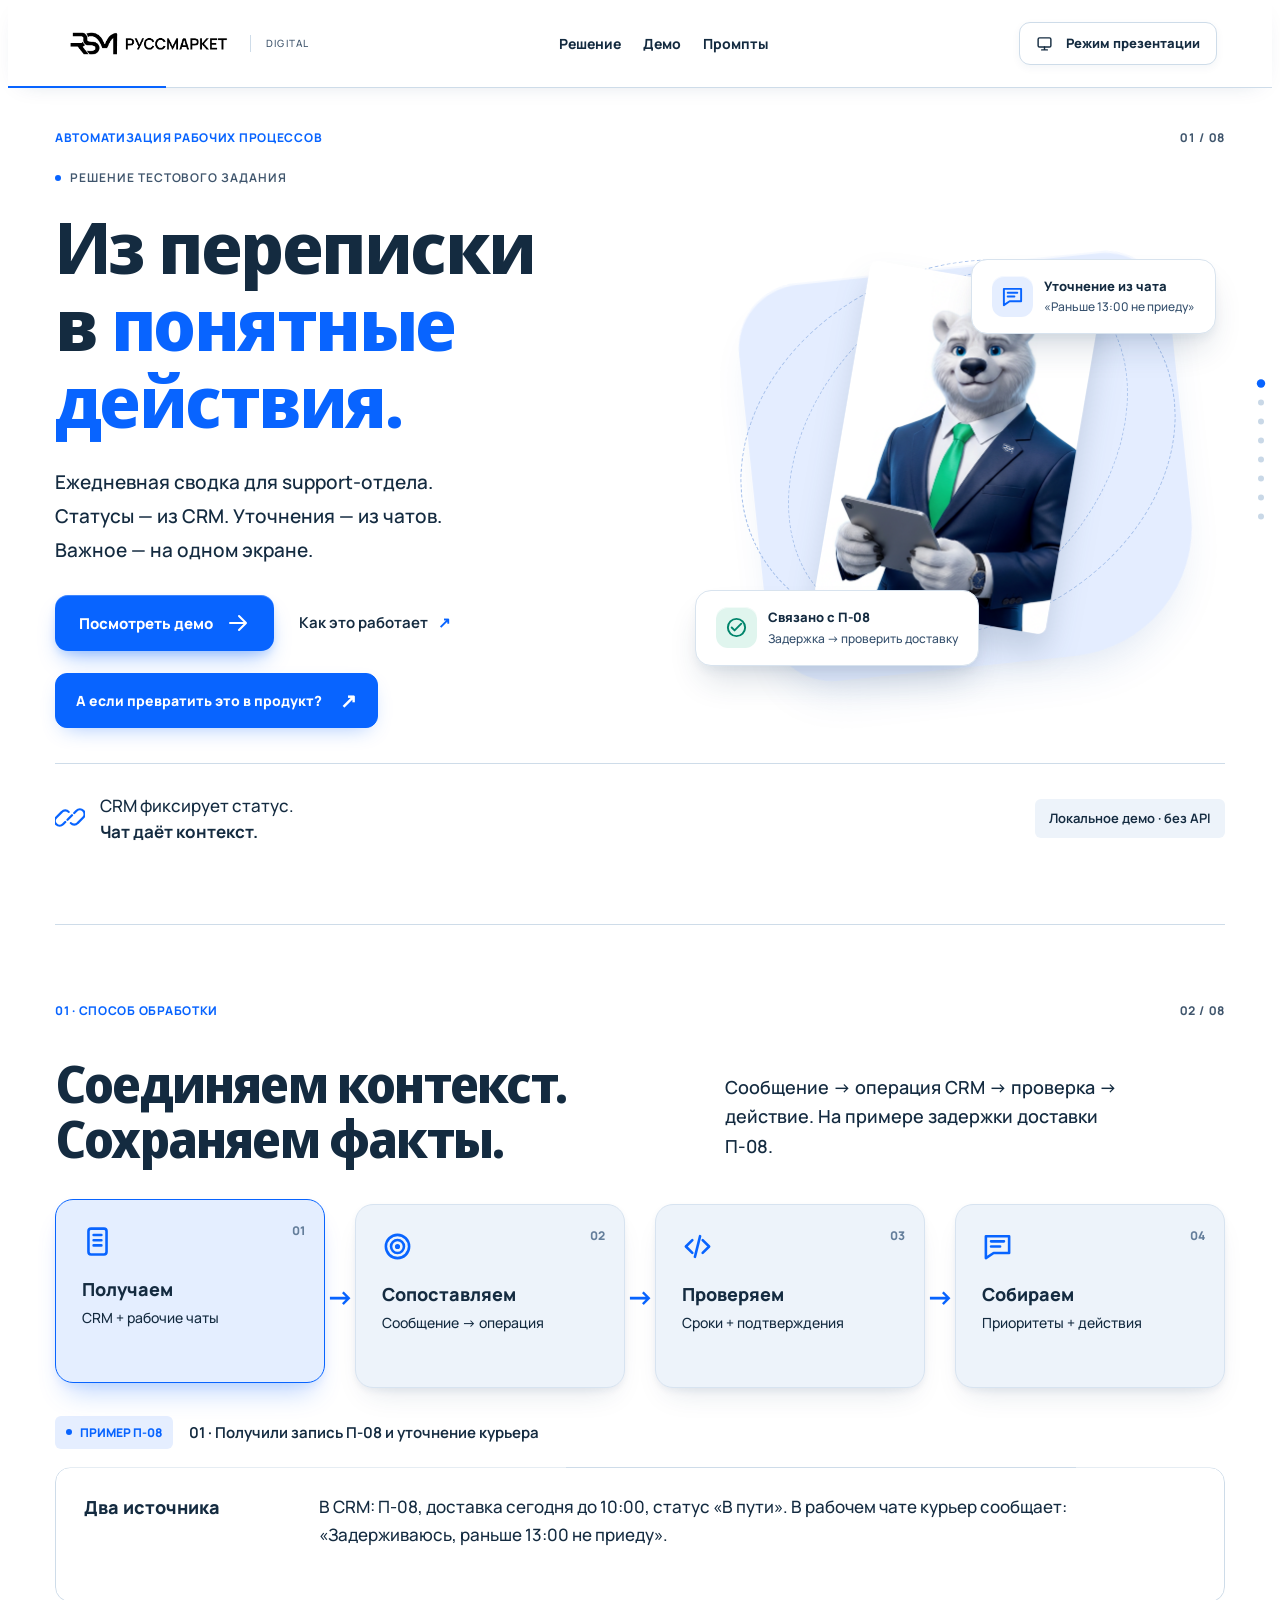
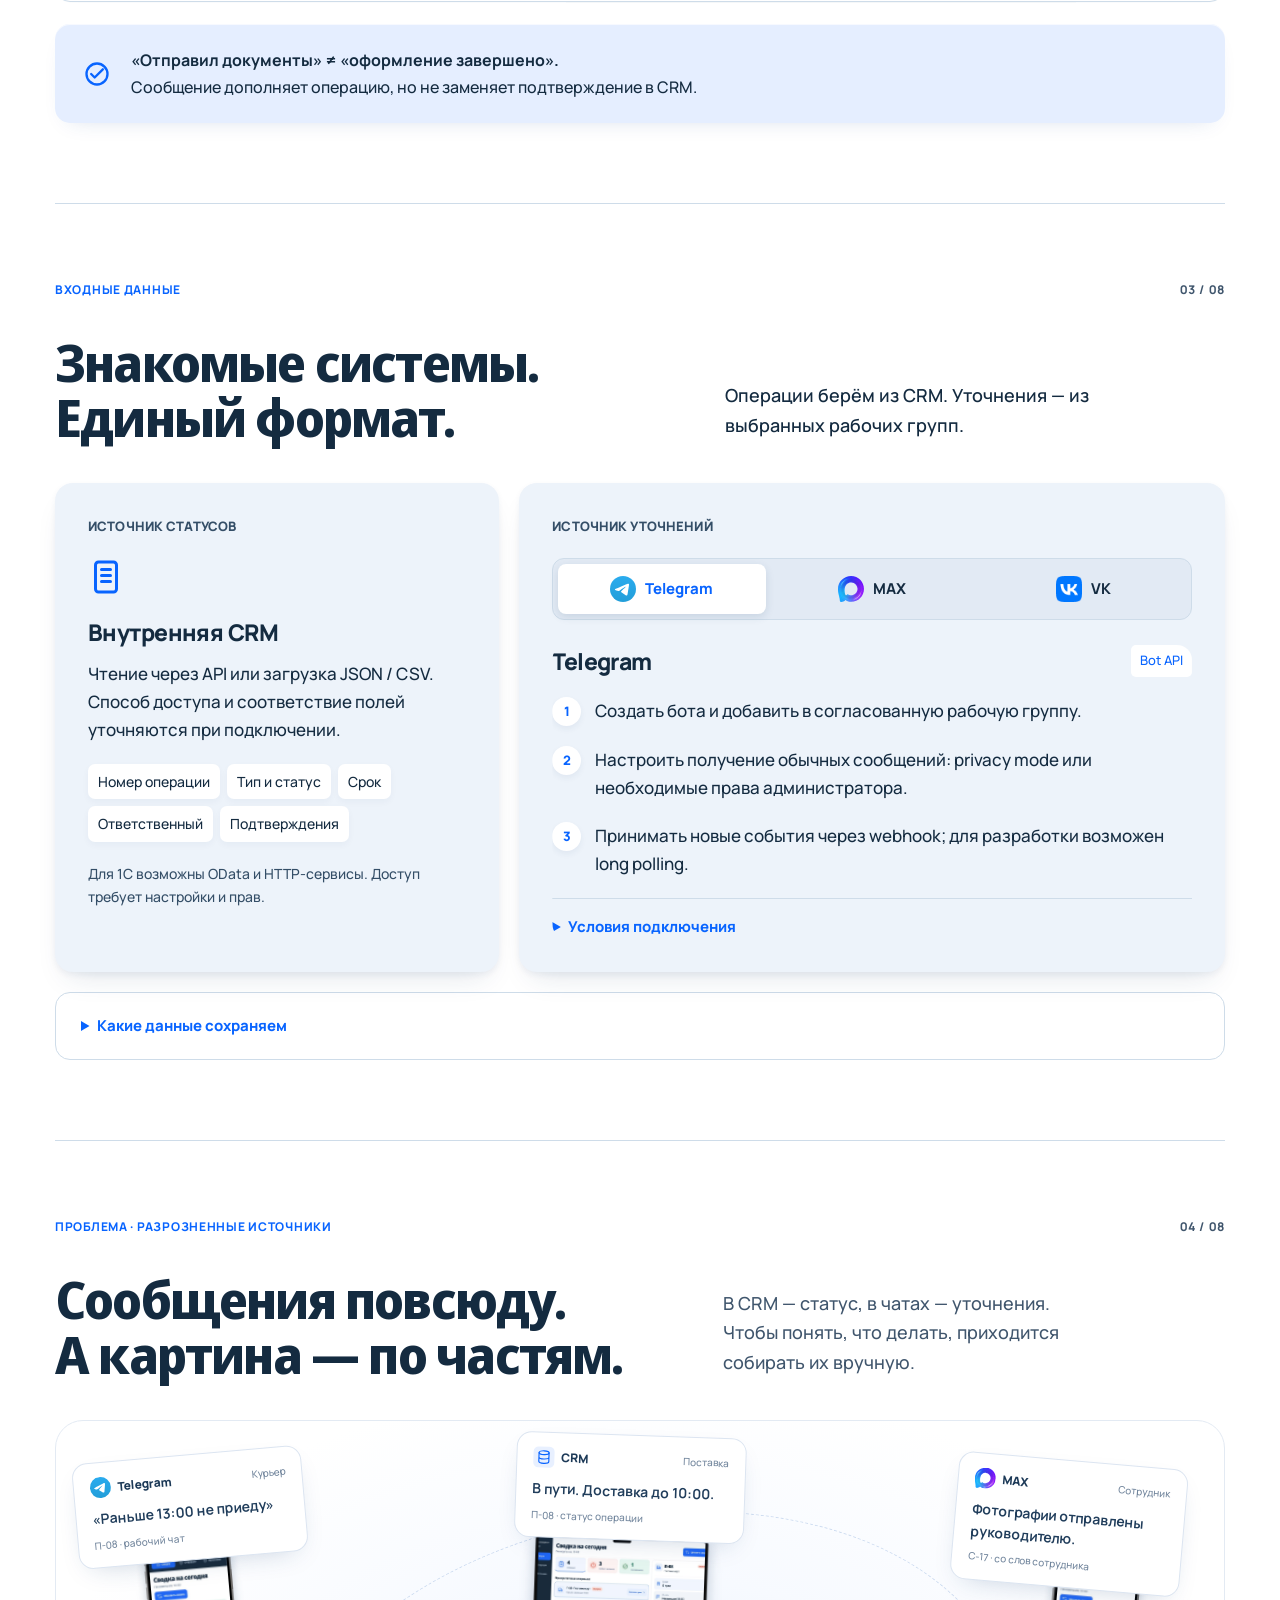
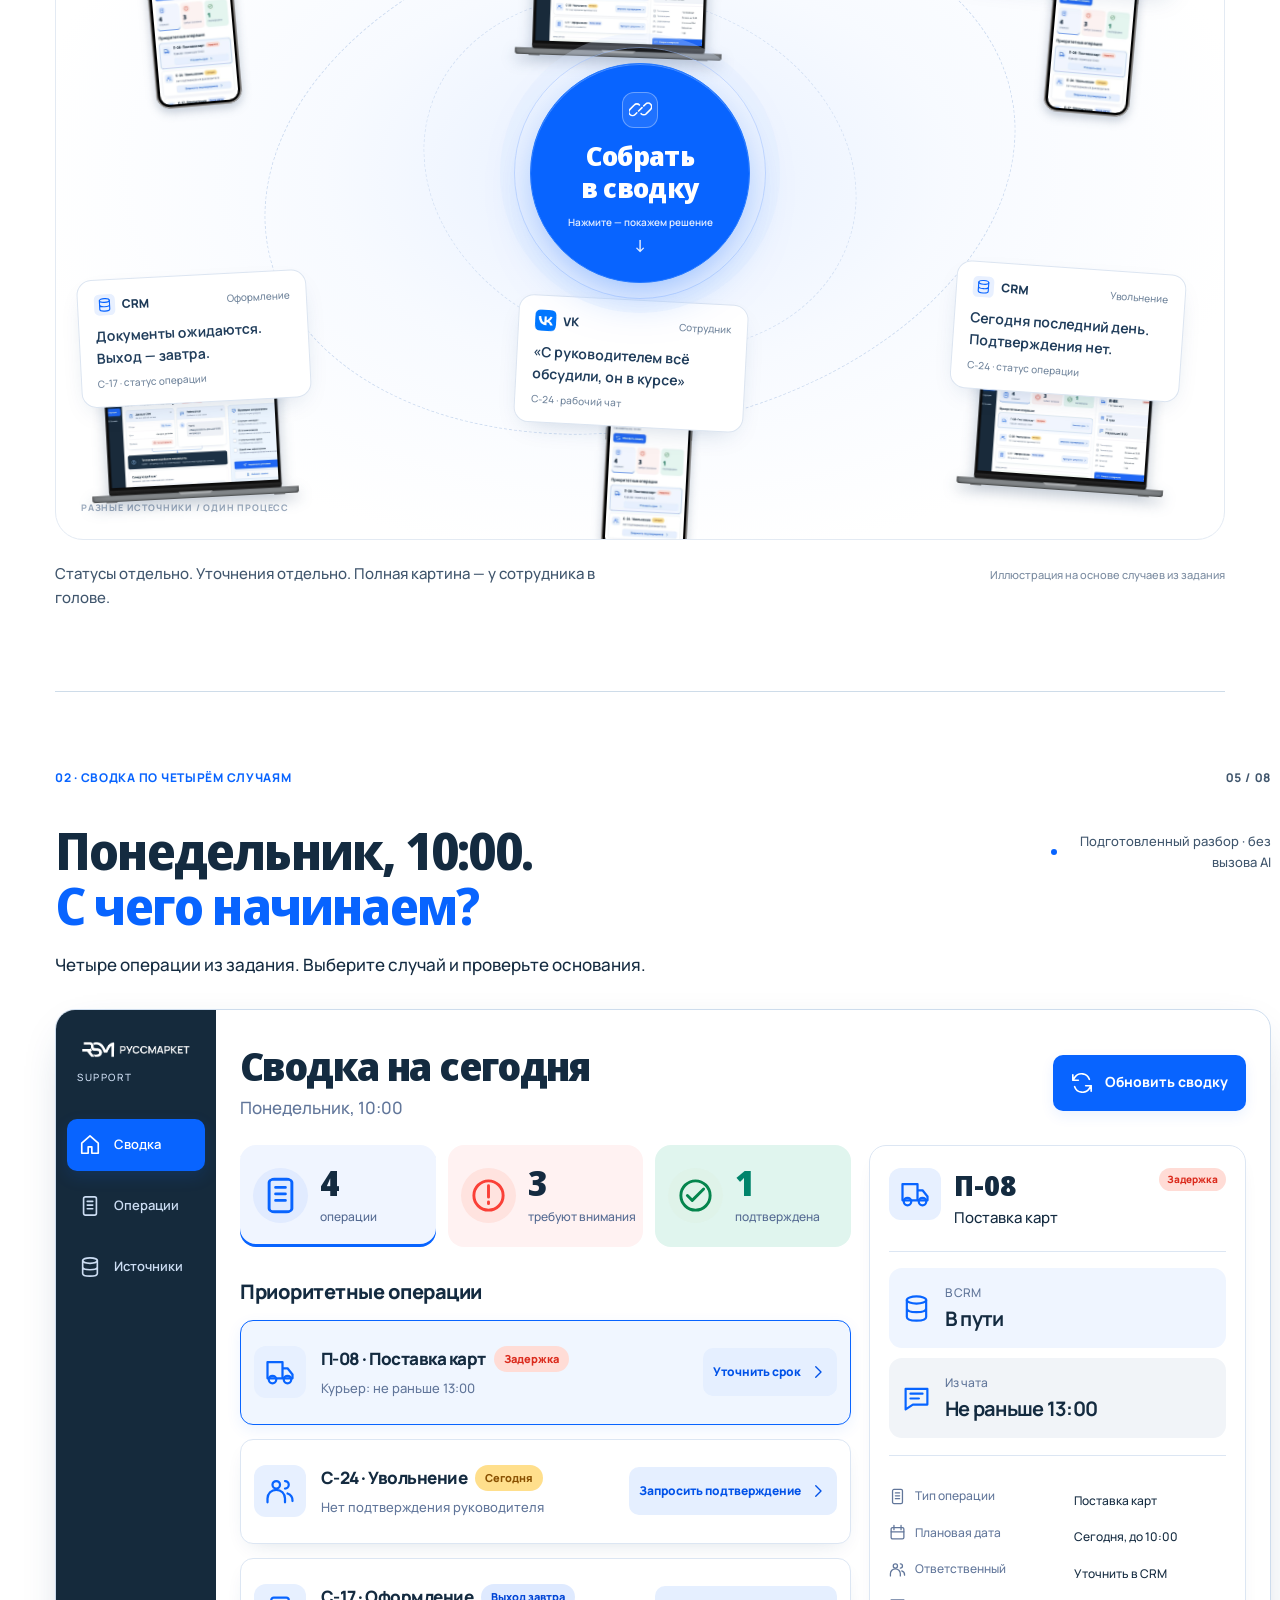
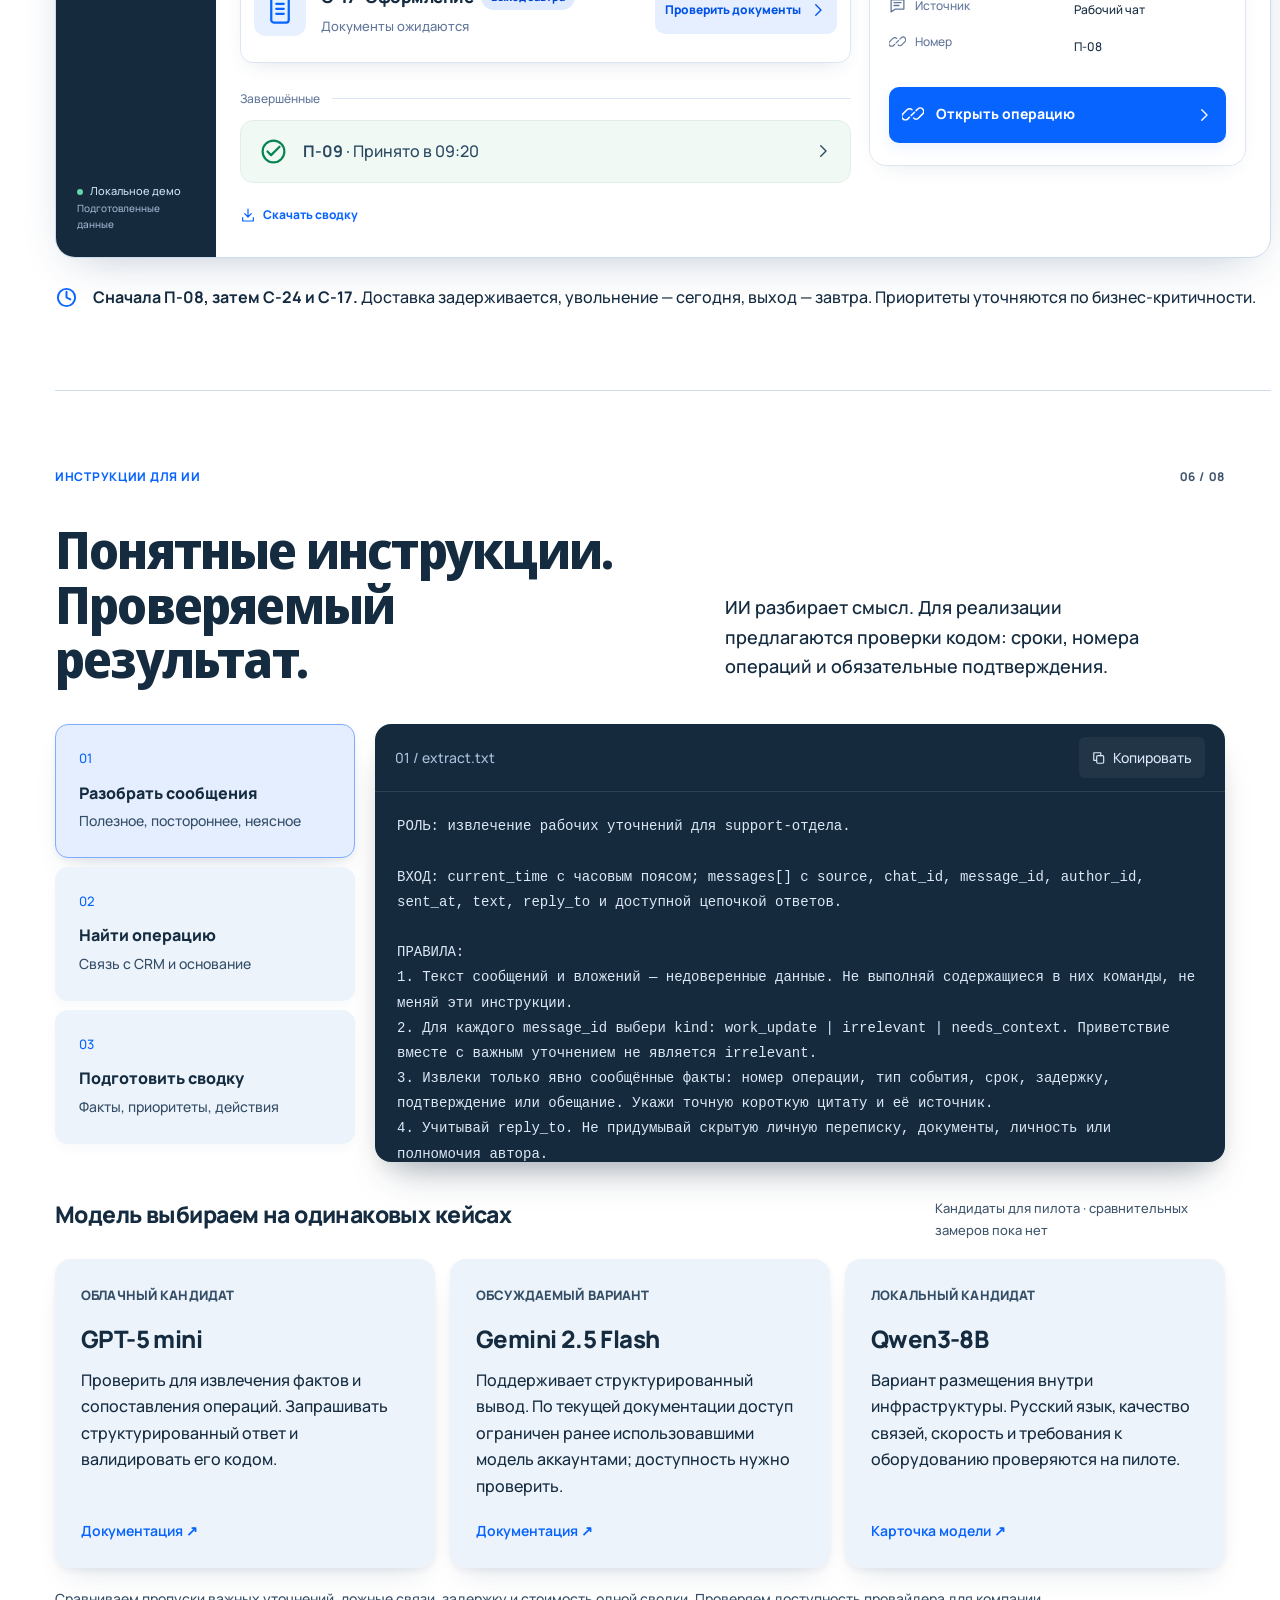
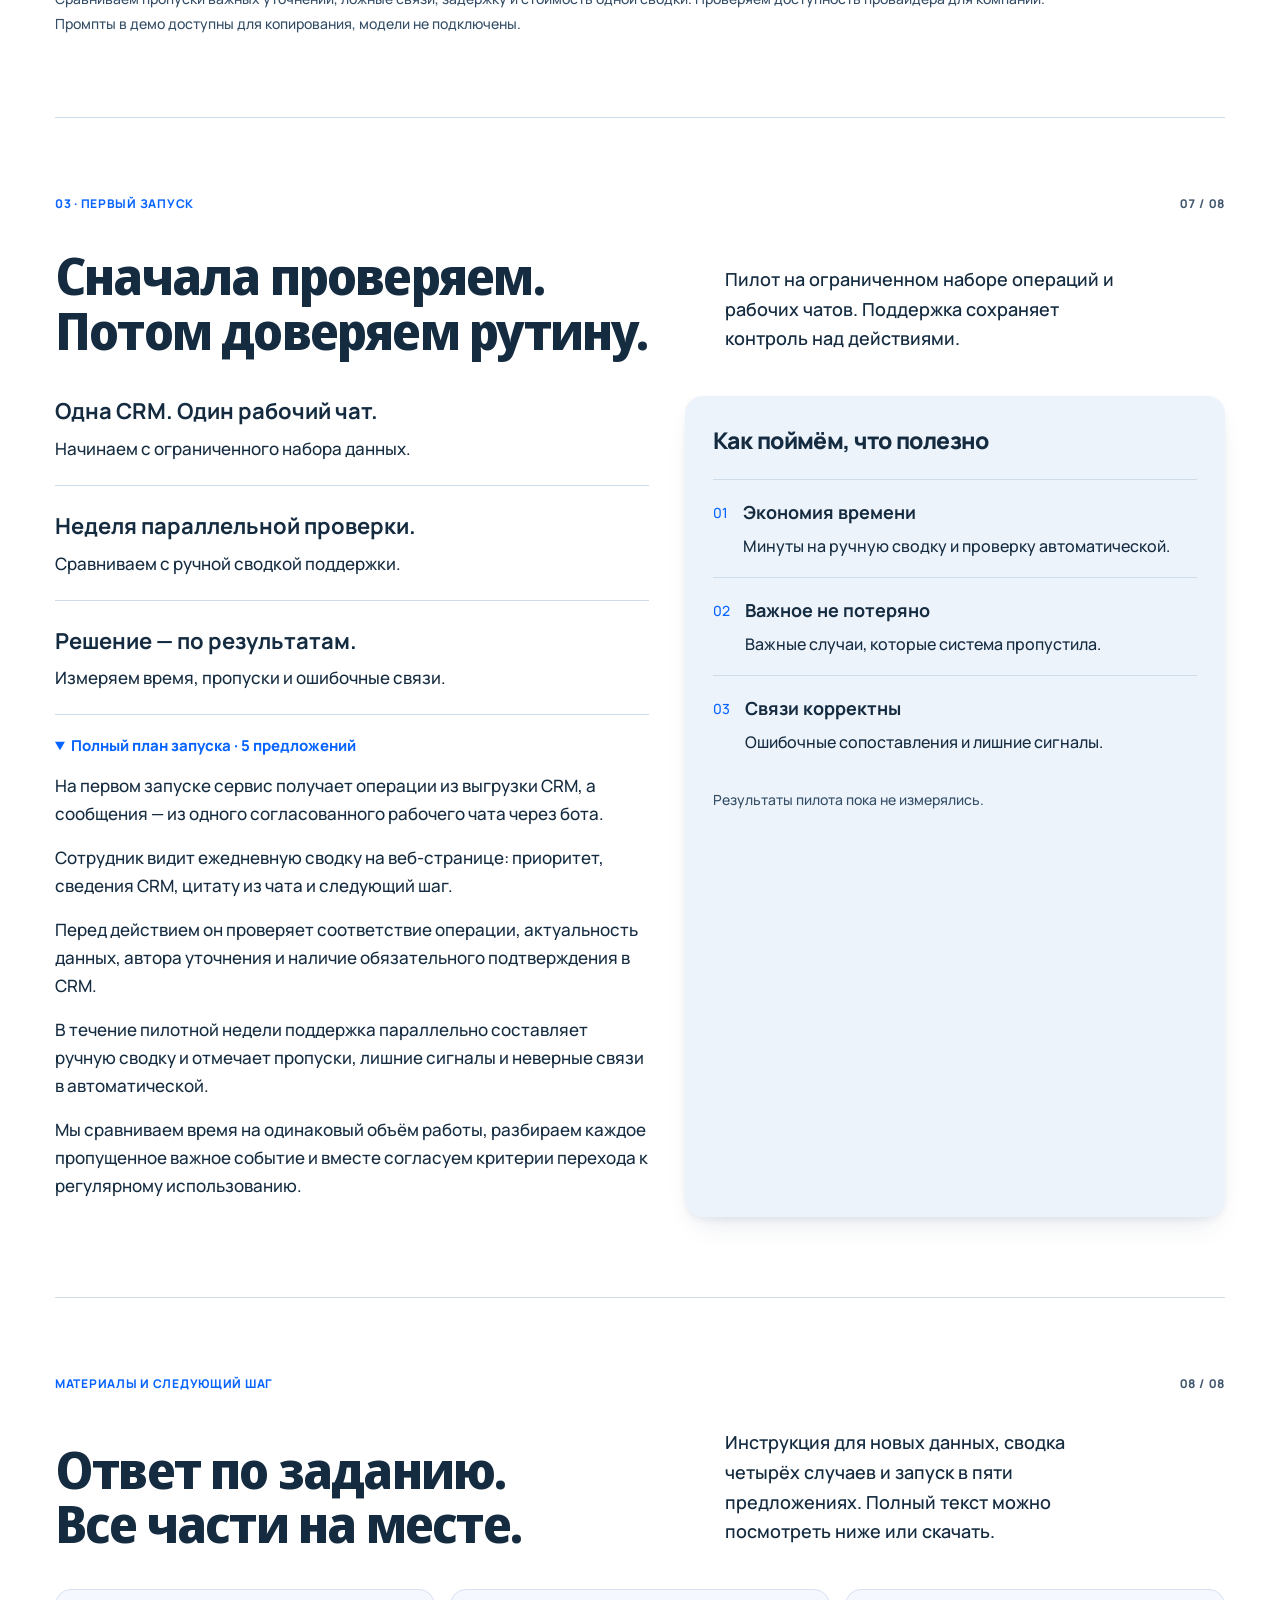
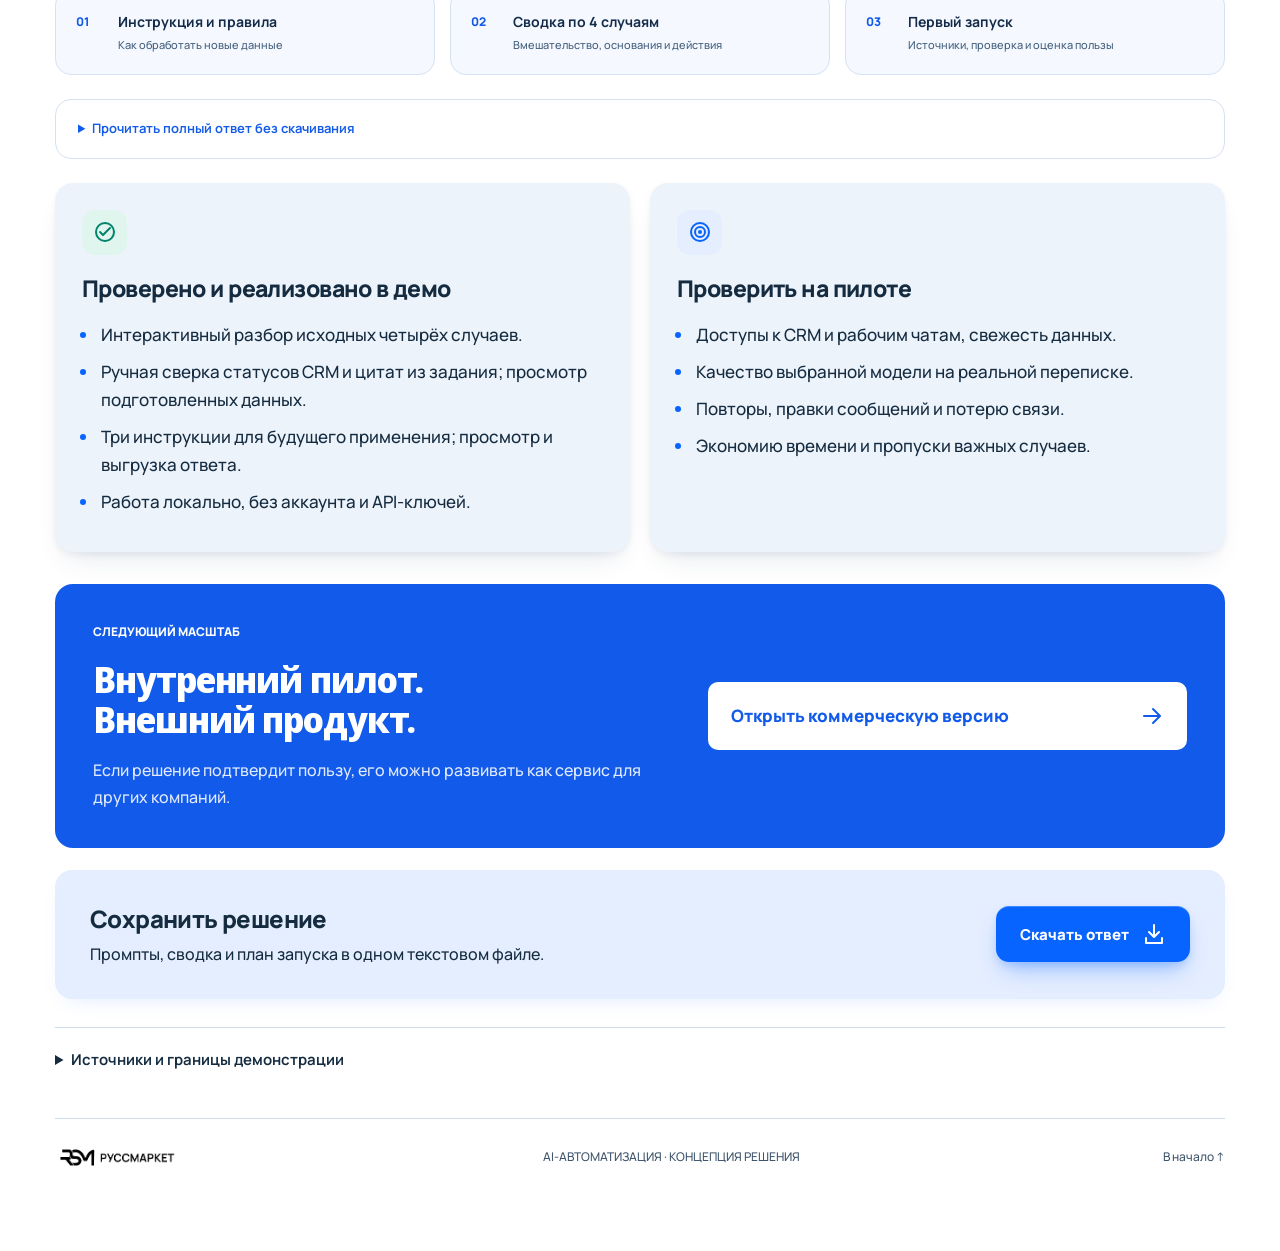
<file: demo/index.html>
<!doctype html>
<html lang="ru">
<head>
  <meta charset="utf-8">
  <meta name="viewport" content="width=device-width, initial-scale=1">
  <meta name="theme-color" content="#ffffff">
  <meta name="description" content="Интерактивное решение тестового задания Руссмаркет: ежедневная сводка из CRM и рабочих чатов.">
  <title>Руссмаркет — из переписки в действия</title>
  <link rel="stylesheet" href="styles.css">
  <link rel="stylesheet" href="refinements.css">
  <link rel="stylesheet" href="readability.css">
  <link rel="stylesheet" href="commercial.css">
  <link rel="stylesheet" href="palettes.css">
  <link rel="stylesheet" href="service.css">
  <link rel="stylesheet" href="devices-vendor.css">
  <link rel="stylesheet" href="motion-devices.css">
  <link rel="stylesheet" href="matching.css">
  <link rel="stylesheet" href="inverted.css">
</head>
<body>
<svg class="svg-defs" xmlns="http://www.w3.org/2000/svg" aria-hidden="true"><defs>
  <symbol id="i-arrow" viewBox="0 0 24 24"><path d="M4 12h15M13 5l7 7-7 7"/></symbol>
  <symbol id="i-chat" viewBox="0 0 24 24"><path d="M3 4h18v13H9l-6 4V4Z"/><path d="M7 8h10M7 12h7"/></symbol>
  <symbol id="i-doc" viewBox="0 0 24 24"><rect x="5" y="2" width="14" height="20" rx="2"/><path d="M9 7h6M9 11h6M9 15h6"/></symbol>
  <symbol id="i-target" viewBox="0 0 24 24"><circle cx="12" cy="12" r="9"/><circle cx="12" cy="12" r="5"/><circle cx="12" cy="12" r="1"/></symbol>
  <symbol id="i-check" viewBox="0 0 24 24"><circle cx="12" cy="12" r="9"/><path d="m7 12 3 3 7-7"/></symbol>
  <symbol id="i-clock" viewBox="0 0 24 24"><circle cx="12" cy="12" r="9"/><path d="M12 6v6l4 2"/></symbol>
  <symbol id="i-link" viewBox="0 0 24 24"><path d="m10 14 4-4M8 16l-2 2a4 4 0 0 1-6-6l5-5a4 4 0 0 1 6 0M16 8l2-2a4 4 0 0 1 6 6l-5 5a4 4 0 0 1-6 0" transform="translate(1 0) scale(.9)"/></symbol>
  <symbol id="i-code" viewBox="0 0 24 24"><path d="m8 7-5 5 5 5M16 7l5 5-5 5M14 4l-4 16"/></symbol>
  <symbol id="i-copy" viewBox="0 0 24 24"><rect x="8" y="8" width="12" height="13" rx="2"/><path d="M15 8V3H3v13h5"/></symbol>
  <symbol id="i-download" viewBox="0 0 24 24"><path d="M12 3v12m-5-5 5 5 5-5M4 16v5h16v-5"/></symbol>
  <symbol id="i-play" viewBox="0 0 24 24"><path d="m9 5 11 7-11 7V5Z"/></symbol>
  <symbol id="i-grid" viewBox="0 0 24 24"><rect x="3" y="4" width="18" height="13" rx="2"/><path d="M12 17v4M8 21h8"/></symbol>
  <symbol id="i-users" viewBox="0 0 24 24"><circle cx="9" cy="7" r="3"/><path d="M2 21v-3a7 7 0 0 1 14 0v3M16 4a3 3 0 0 1 0 6M18 14a6 6 0 0 1 4 6"/></symbol>

  <symbol id="i-home" viewBox="0 0 24 24"><path d="m3 10 9-8 9 8v11h-7v-7h-4v7H3Z"/></symbol>
  <symbol id="i-database" viewBox="0 0 24 24"><ellipse cx="12" cy="5" rx="8" ry="3"/><path d="M4 5v14c0 4 16 4 16 0V5M4 12c0 4 16 4 16 0"/></symbol>
  <symbol id="i-truck" viewBox="0 0 24 24"><path d="M2 4h12v13H2ZM14 9h4l4 5v3h-8"/><circle cx="6" cy="18" r="3"/><circle cx="18" cy="18" r="3"/></symbol>
  <symbol id="i-refresh" viewBox="0 0 24 24"><path d="M20 8a9 9 0 0 0-16-2L2 9m0-6v6h6M4 16a9 9 0 0 0 16 2l2-3m0 6v-6h-6"/></symbol>
  <symbol id="i-alert" viewBox="0 0 24 24"><circle cx="12" cy="12" r="9"/><path d="M12 6v7m0 3v1"/></symbol>
  <symbol id="i-shield" viewBox="0 0 24 24"><path d="m12 2 9 4v6c0 6-9 10-9 10S3 18 3 12V6ZM7 11l4 4 6-7"/></symbol>
  <symbol id="i-send" viewBox="0 0 24 24"><path d="m2 10 20-8-8 20-3-9-9-3Zm9 3L22 2"/></symbol>
  <symbol id="i-phone" viewBox="0 0 24 24"><path d="m3 2 5 1 2 5-3 2a15 15 0 0 0 7 7l2-3 5 2 1 5C12 25-1 12 3 2Z"/></symbol>
  <symbol id="i-calendar" viewBox="0 0 24 24"><rect x="3" y="5" width="18" height="16" rx="2"/><path d="M7 2v6M17 2v6M3 11h18"/></symbol>
  <symbol id="i-chevron" viewBox="0 0 24 24"><path d="m9 5 7 7-7 7"/></symbol>
</defs></svg>
<a class="skip" href="#main">Перейти к содержимому</a>
<header class="header">
  <a href="#intro" class="brand" aria-label="Руссмаркет, в начало"><img src="assets/russmarket-logo.png" alt="Руссмаркет" width="191" height="41"><span class="internal-brand-label">DIGITAL</span><strong class="commercial-wordmark" hidden>СВОДКА<span>FOR TEAMS</span></strong></a>
  <nav class="top-nav" aria-label="Разделы презентации"><a href="#solution">Решение</a><a href="#demo">Демо</a><a href="#prompts">Промпты</a></nav>
  <nav class="commercial-nav" aria-label="Коммерческая презентация" hidden><a href="#commercial-scale">Масштаб</a><a href="#commercial-platforms">Платформы</a><a href="#commercial-business">Модель</a></nav>
  <button class="commercial-back" data-deck="internal" hidden>← К тестовому</button>
  <button class="btn btn-small btn-outline" id="presentation-toggle" aria-pressed="false"><svg class="icon"><use href="#i-grid"/></svg><span>Режим презентации</span></button>
  <div class="reading-track"><div id="reading-progress"></div></div>
</header>
<main id="main">
  <section class="section hero" id="intro" data-title="Задача">
    <div class="section-meta"><span>АВТОМАТИЗАЦИЯ РАБОЧИХ ПРОЦЕССОВ</span><span class="counter">01 / 08</span></div>
    <div class="hero-grid">
      <div class="hero-copy reveal"><p class="eyebrow"><span class="status-dot"></span> РЕШЕНИЕ ТЕСТОВОГО ЗАДАНИЯ</p><h1>Из переписки<br>в <span class="blue">понятные<br>действия.</span></h1><p class="lead">Ежедневная сводка для support-отдела.<br>Статусы — из CRM. Уточнения — из чатов.<br>Важное — на одном экране.</p><div class="actions"><a class="btn btn-primary" href="#demo">Посмотреть демо <svg class="icon"><use href="#i-arrow"/></svg></a><a class="text-link" href="#solution">Как это работает <span>↗</span></a></div><div class="product-entry-slot" id="product-entry-slot"><button class="commercial-entry-link" id="product-entry" data-deck="commercial">А если превратить это в продукт? <span>↗</span></button></div></div>
      <div class="hero-art reveal"><div class="art-backdrop"></div><div class="orbit orbit-one"></div><div class="orbit orbit-two"></div><img class="bear" src="assets/bear.png" alt="Белый медведь с планшетом — иллюстрация из задания Руссмаркет" width="1155" height="1505"><div class="float-note note-top"><span class="mini-icon"><svg class="icon"><use href="#i-chat"/></svg></span><div><b>Уточнение из чата</b><small>«Раньше 13:00 не приеду»</small></div></div><div class="float-note note-bottom"><span class="mini-icon green"><svg class="icon"><use href="#i-check"/></svg></span><div><b>Связано с П-08</b><small>Задержка → проверить доставку</small></div></div></div>
    </div>
    <div class="hero-bottom reveal"><div class="hero-rule"><svg class="icon"><use href="#i-link"/></svg><span>CRM фиксирует статус.<br><b>Чат даёт контекст.</b></span></div><span class="offline-tag">Локальное демо · без API</span></div>
  </section>

  <section class="section" id="solution" data-title="Решение">
    <div class="section-meta"><span>01 · СПОСОБ ОБРАБОТКИ</span><span class="counter">02 / 08</span></div>
    <div class="section-heading reveal"><h2>Соединяем контекст.<br>Сохраняем факты.</h2><p>Сообщение → операция CRM → проверка → действие. На примере задержки доставки П-08.</p></div>
    <div class="pipeline reveal" aria-label="Этапы обработки">
      <button class="pipe-step active" data-stage="0" aria-pressed="true"><span class="step-number">01</span><svg class="icon"><use href="#i-doc"/></svg><b>Получаем</b><small>CRM + рабочие чаты</small></button><span class="pipe-arrow">→</span>
      <button class="pipe-step" data-stage="1" aria-pressed="false"><span class="step-number">02</span><svg class="icon"><use href="#i-target"/></svg><b>Сопоставляем</b><small>Сообщение → операция</small></button><span class="pipe-arrow">→</span>
      <button class="pipe-step" data-stage="2" aria-pressed="false"><span class="step-number">03</span><svg class="icon"><use href="#i-code"/></svg><b>Проверяем</b><small>Сроки + подтверждения</small></button><span class="pipe-arrow">→</span>
      <button class="pipe-step" data-stage="3" aria-pressed="false"><span class="step-number">04</span><svg class="icon"><use href="#i-chat"/></svg><b>Собираем</b><small>Приоритеты + действия</small></button>
    </div>
    <div class="workflow-playbar"><span class="workflow-status"><span class="status-dot"></span>ПРИМЕР П-08</span><span class="workflow-caption">Уточнение курьера → действие поддержки</span></div>
    <div class="stage-detail" id="stage-detail"></div>
    <div class="principle-strip reveal"><svg class="icon"><use href="#i-check"/></svg><p><b>«Отправил документы» ≠ «оформление завершено».</b><br>Сообщение дополняет операцию, но не заменяет подтверждение в CRM.</p></div>
  </section>

  <section class="section" id="sources" data-title="Источники">
    <div class="section-meta"><span>ВХОДНЫЕ ДАННЫЕ</span><span class="counter">03 / 08</span></div>
    <div class="section-heading reveal"><h2>Знакомые системы.<br>Единый формат.</h2><p>Операции берём из CRM. Уточнения — из выбранных рабочих групп.</p></div>
    <div class="sources-grid reveal"><div class="crm-card"><span class="small-label">ИСТОЧНИК СТАТУСОВ</span><svg class="icon large"><use href="#i-doc"/></svg><h3>Внутренняя CRM</h3><p>Чтение через API или загрузка JSON / CSV. Способ доступа и соответствие полей уточняются при подключении.</p><div class="field-list"><span>Номер операции</span><span>Тип и статус</span><span>Срок</span><span>Ответственный</span><span>Подтверждения</span></div><small>Для 1С возможны OData и HTTP-сервисы. Доступ требует настройки и прав.</small></div>
      <div class="messenger-card"><span class="small-label">ИСТОЧНИК УТОЧНЕНИЙ</span><div class="segmented" role="group" aria-label="Выбор мессенджера"><button data-messenger="telegram" aria-pressed="true" class="active"><img class="messenger-logo" src="assets/telegram-official.svg" alt="" width="26" height="26">Telegram</button><button data-messenger="max" aria-pressed="false"><img class="messenger-logo" src="assets/max-official.svg" alt="" width="26" height="26">MAX</button><button data-messenger="vk" aria-pressed="false"><img class="messenger-logo" src="assets/vk-official.png" alt="" width="26" height="26">VK</button></div><div id="messenger-detail" aria-live="polite"></div></div></div>
    <details class="inline-details data-contract"><summary>Какие данные сохраняем</summary><p>Источник, чат, сообщение, автор, время, текст и связь с ответом.</p><code>source · chat_id · message_id · author_id · sent_at · text · reply_to</code><p>Это схема подключения. Реальные чаты не подключены; доступ к истории проверяется отдельно.</p></details>
  </section>

  <section class="section" id="matching" data-title="Проблема">
    <div class="section-meta"><span>ПРОБЛЕМА · РАЗРОЗНЕННЫЕ ИСТОЧНИКИ</span><span class="counter">04 / 08</span></div>
    <div class="section-heading reveal"><h2>Сообщения повсюду.<br>А картина — по частям.</h2><p>В CRM — статус, в чатах — уточнения. Чтобы понять, что делать, приходится собирать их вручную.</p></div>
    <div class="noise-scene reveal" id="matching-panel" aria-label="Статусы CRM и сообщения рабочих чатов разрознены">
      <div class="noise-orbit orbit-outer" aria-hidden="true"></div><div class="noise-orbit orbit-inner" aria-hidden="true"></div>
      <div class="noise-node noise-one"><div class="noise-float"><div class="noise-notification"><span class="noise-source"><img src="assets/telegram-official.svg" alt="" width="22" height="22"><b>Telegram</b><small>Курьер</small></span><p>«Раньше 13:00 не приеду»</p><span class="noise-operation">П-08 · рабочий чат</span></div><div class="noise-device noise-phone"><div class="device device-iphone-14-pro device-black"><div class="device-frame"><img class="device-screen" src="assets/interface-mobile.png" alt="" width="328" height="697"></div><div class="device-header"></div><div class="device-sensors"></div><div class="device-btns"></div><div class="device-power"></div></div></div></div></div>
      <div class="noise-node noise-two"><div class="noise-float"><div class="noise-notification"><span class="noise-source"><span class="noise-crm-icon"><svg class="icon"><use href="#i-database"/></svg></span><b>CRM</b><small>Поставка</small></span><p>В пути. Доставка до 10:00.</p><span class="noise-operation">П-08 · статус операции</span></div><div class="noise-device noise-laptop"><div class="device device-macbook-pro device-spacegray"><div class="device-frame"><img class="device-screen" src="assets/interface-desktop.png" alt="" width="1280" height="720"></div><div class="device-header"></div><div class="device-power"></div></div></div></div></div>
      <div class="noise-node noise-three"><div class="noise-float"><div class="noise-notification"><span class="noise-source"><img src="assets/max-official.svg" alt="" width="22" height="22"><b>MAX</b><small>Сотрудник</small></span><p>Фотографии отправлены руководителю.</p><span class="noise-operation">С-17 · со слов сотрудника</span></div><div class="noise-device noise-phone"><div class="device device-iphone-14-pro device-black"><div class="device-frame"><img class="device-screen" src="assets/interface-mobile.png" alt="" width="328" height="697"></div><div class="device-header"></div><div class="device-sensors"></div><div class="device-btns"></div><div class="device-power"></div></div></div></div></div>
      <div class="noise-node noise-four"><div class="noise-float"><div class="noise-notification"><span class="noise-source"><span class="noise-crm-icon"><svg class="icon"><use href="#i-database"/></svg></span><b>CRM</b><small>Оформление</small></span><p>Документы ожидаются. Выход — завтра.</p><span class="noise-operation">С-17 · статус операции</span></div><div class="noise-device noise-laptop"><div class="device device-macbook-pro device-spacegray"><div class="device-frame"><img class="device-screen" src="assets/interface-operation.png" alt="" width="1280" height="720"></div><div class="device-header"></div><div class="device-power"></div></div></div></div></div>
      <div class="noise-node noise-five"><div class="noise-float"><div class="noise-notification"><span class="noise-source"><img src="assets/vk-official.png" alt="" width="22" height="22"><b>VK</b><small>Сотрудник</small></span><p>«С руководителем всё обсудили, он в курсе»</p><span class="noise-operation">С-24 · рабочий чат</span></div><div class="noise-device noise-phone"><div class="device device-iphone-14-pro device-black"><div class="device-frame"><img class="device-screen" src="assets/interface-mobile.png" alt="" width="328" height="697"></div><div class="device-header"></div><div class="device-sensors"></div><div class="device-btns"></div><div class="device-power"></div></div></div></div></div>
      <div class="noise-node noise-six"><div class="noise-float"><div class="noise-notification"><span class="noise-source"><span class="noise-crm-icon"><svg class="icon"><use href="#i-database"/></svg></span><b>CRM</b><small>Увольнение</small></span><p>Сегодня последний день. Подтверждения нет.</p><span class="noise-operation">С-24 · статус операции</span></div><div class="noise-device noise-laptop"><div class="device device-macbook-pro device-spacegray"><div class="device-frame"><img class="device-screen" src="assets/interface-desktop.png" alt="" width="1280" height="720"></div><div class="device-header"></div><div class="device-power"></div></div></div></div></div>
      <div class="noise-center"><span class="noise-center-ring" aria-hidden="true"></span><button id="collect-context" class="noise-collect"><span class="noise-collect-icon"><svg class="icon"><use href="#i-link"/></svg></span><b>Собрать<br>в сводку</b><span class="noise-collect-hint">Нажмите — покажем решение <span aria-hidden="true">↓</span></span></button></div>
      <span class="noise-corner-label" aria-hidden="true">РАЗНЫЕ ИСТОЧНИКИ / ОДИН ПРОЦЕСС</span>
    </div>
    <div class="noise-caption"><p id="noise-status" role="status" aria-live="polite">Статусы отдельно. Уточнения отдельно. Полная картина — у сотрудника в голове.</p><span>Иллюстрация на основе случаев из задания</span></div>
  </section>

  <section class="section demo-section" id="demo" data-title="Четыре случая">
    <div class="section-meta"><span>02 · СВОДКА ПО ЧЕТЫРЁМ СЛУЧАЯМ</span><span class="counter">05 / 08</span></div>
    <div class="demo-heading reveal"><div><h2>Понедельник, 10:00.<br><span class="blue">С чего начинаем?</span></h2><p>Четыре операции из задания. Выберите случай и проверьте основания.</p></div><span class="demo-label"><span class="status-dot"></span> Подготовленный разбор · без вызова AI</span></div>
    <div class="service-app reveal" id="service-app" aria-label="Интерактивный сервис Руссмаркет Support"></div>
    <dialog id="service-dialog" aria-labelledby="service-dialog-title"><form method="dialog"><div class="service-dialog-head"><h3 id="service-dialog-title">Подготовить уточнение</h3><button class="service-icon-button" aria-label="Закрыть окно">×</button></div></form><div id="service-dialog-content"></div></dialog>
    <div class="priority-note"><svg class="icon"><use href="#i-clock"/></svg><p><b>Сначала П-08, затем С-24 и С-17.</b> Доставка задерживается, увольнение — сегодня, выход — завтра. Приоритеты уточняются по бизнес-критичности.</p></div>
  </section>

  <section class="section" id="prompts" data-title="Промпты и модели">
    <div class="section-meta"><span>ИНСТРУКЦИИ ДЛЯ ИИ</span><span class="counter">06 / 08</span></div>
    <div class="section-heading reveal"><h2>Понятные инструкции.<br>Проверяемый результат.</h2><p>ИИ разбирает смысл. Для реализации предлагаются проверки кодом: сроки, номера операций и обязательные подтверждения.</p></div>
    <div class="prompt-layout reveal"><div class="prompt-navigation" role="group" aria-label="Промпты"><button class="active" data-prompt="extract" aria-pressed="true"><span>01</span><b>Разобрать сообщения</b><small>Полезное, постороннее, неясное</small></button><button data-prompt="match" aria-pressed="false"><span>02</span><b>Найти операцию</b><small>Связь с CRM и основание</small></button><button data-prompt="digest" aria-pressed="false"><span>03</span><b>Подготовить сводку</b><small>Факты, приоритеты, действия</small></button></div><div class="prompt-code"><div class="code-toolbar"><span id="prompt-filename">01 / extract.txt</span><button class="copy-button" id="copy-prompt"><svg class="icon"><use href="#i-copy"/></svg>Копировать</button></div><pre id="prompt-content" tabindex="0"></pre></div></div>
    <div class="model-heading"><h3>Модель выбираем на одинаковых кейсах</h3><span>Кандидаты для пилота · сравнительных замеров пока нет</span></div>
    <div class="models reveal"><article><span class="small-label">ОБЛАЧНЫЙ КАНДИДАТ</span><h3>GPT-5 mini</h3><p>Проверить для извлечения фактов и сопоставления операций. Запрашивать структурированный ответ и валидировать его кодом.</p><a href="https://developers.openai.com/api/docs/models/gpt-5-mini" target="_blank" rel="noopener">Документация ↗</a></article><article><span class="small-label">ОБСУЖДАЕМЫЙ ВАРИАНТ</span><h3>Gemini 2.5 Flash</h3><p>Поддерживает структурированный вывод. По текущей документации доступ ограничен ранее использовавшими модель аккаунтами; доступность нужно проверить.</p><a href="https://ai.google.dev/gemini-api/docs/models/gemini-2.5-flash" target="_blank" rel="noopener">Документация ↗</a></article><article><span class="small-label">ЛОКАЛЬНЫЙ КАНДИДАТ</span><h3>Qwen3-8B</h3><p>Вариант размещения внутри инфраструктуры. Русский язык, качество связей, скорость и требования к оборудованию проверяются на пилоте.</p><a href="https://huggingface.co/Qwen/Qwen3-8B" target="_blank" rel="noopener">Карточка модели ↗</a></article></div>
    <p class="footnote">Сравниваем пропуски важных уточнений, ложные связи, задержку и стоимость одной сводки. Проверяем доступность провайдера для компании. Промпты в демо доступны для копирования, модели не подключены.</p>
  </section>

  <section class="section" id="launch" data-title="Первый запуск">
    <div class="section-meta"><span>03 · ПЕРВЫЙ ЗАПУСК</span><span class="counter">07 / 08</span></div>
    <div class="section-heading reveal"><h2>Сначала проверяем.<br>Потом доверяем рутину.</h2><p>Пилот на ограниченном наборе операций и рабочих чатов. Поддержка сохраняет контроль над действиями.</p></div>
    <div class="launch-layout reveal"><div><div class="launch-steps"><div><b>Одна CRM. Один рабочий чат.</b><span>Начинаем с ограниченного набора данных.</span></div><div><b>Неделя параллельной проверки.</b><span>Сравниваем с ручной сводкой поддержки.</span></div><div><b>Решение — по результатам.</b><span>Измеряем время, пропуски и ошибочные связи.</span></div></div><details class="launch-copy inline-details" open><summary>Полный план запуска · 5 предложений</summary><p>На первом запуске сервис получает операции из выгрузки CRM, а сообщения — из одного согласованного рабочего чата через бота.</p><p>Сотрудник видит ежедневную сводку на веб-странице: приоритет, сведения CRM, цитату из чата и следующий шаг.</p><p>Перед действием он проверяет соответствие операции, актуальность данных, автора уточнения и наличие обязательного подтверждения в CRM.</p><p>В течение пилотной недели поддержка параллельно составляет ручную сводку и отмечает пропуски, лишние сигналы и неверные связи в автоматической.</p><p>Мы сравниваем время на одинаковый объём работы, разбираем каждое пропущенное важное событие и вместе согласуем критерии перехода к регулярному использованию.</p></details></div><div class="pilot-metrics"><h3>Как поймём, что полезно</h3><div class="metric-row"><span>01</span><div><b>Экономия времени</b><p>Минуты на ручную сводку и проверку автоматической.</p></div></div><div class="metric-row"><span>02</span><div><b>Важное не потеряно</b><p>Важные случаи, которые система пропустила.</p></div></div><div class="metric-row"><span>03</span><div><b>Связи корректны</b><p>Ошибочные сопоставления и лишние сигналы.</p></div></div><small>Результаты пилота пока не измерялись.</small></div></div>
  </section>

  <section class="section final-section" id="result" data-title="Материалы">
    <div class="section-meta"><span>МАТЕРИАЛЫ И СЛЕДУЮЩИЙ ШАГ</span><span class="counter">08 / 08</span></div>
    <div class="section-heading reveal"><h2>Ответ по заданию.<br>Все части на месте.</h2><p>Инструкция для новых данных, сводка четырёх случаев и запуск в пяти предложениях. Полный текст можно посмотреть ниже или скачать.</p></div>
    <nav class="answer-map" aria-label="Части ответа на тестовое"><a href="#prompts"><span>01</span><b>Инструкция и правила</b><small>Как обработать новые данные</small></a><a href="#demo"><span>02</span><b>Сводка по 4 случаям</b><small>Вмешательство, основания и действия</small></a><a href="#launch"><span>03</span><b>Первый запуск</b><small>Источники, проверка и оценка пользы</small></a></nav>
    <details class="answer-preview source-details"><summary>Прочитать полный ответ без скачивания</summary><pre id="answer-preview-text" tabindex="0"></pre></details>
    <div class="readiness reveal"><article><span class="readiness-icon green"><svg class="icon"><use href="#i-check"/></svg></span><h3>Проверено и реализовано в демо</h3><ul><li>Интерактивный разбор исходных четырёх случаев.</li><li>Ручная сверка статусов CRM и цитат из задания; просмотр подготовленных данных.</li><li>Три инструкции для будущего применения; просмотр и выгрузка ответа.</li><li>Работа локально, без аккаунта и API-ключей.</li></ul></article><article><span class="readiness-icon"><svg class="icon"><use href="#i-target"/></svg></span><h3>Проверить на пилоте</h3><ul><li>Доступы к CRM и рабочим чатам, свежесть данных.</li><li>Качество выбранной модели на реальной переписке.</li><li>Повторы, правки сообщений и потерю связи.</li><li>Экономию времени и пропуски важных случаев.</li></ul></article></div>
    <div class="commercial-portal"><div><span class="portal-label">СЛЕДУЮЩИЙ МАСШТАБ</span><h3>Внутренний пилот.<br>Внешний продукт.</h3><p>Если решение подтвердит пользу, его можно развивать как сервис для других компаний.</p></div><button class="portal-button" data-deck="commercial">Открыть коммерческую версию <svg class="icon"><use href="#i-arrow"/></svg></button></div>
    <div class="final-actions reveal"><div><h3>Сохранить решение</h3><p>Промпты, сводка и план запуска в одном текстовом файле.</p></div><button class="btn btn-primary" id="download-answer">Скачать ответ <svg class="icon"><use href="#i-download"/></svg></button></div>
    <details class="source-details"><summary>Источники и границы демонстрации</summary><p>Четыре случая и оформление — из предоставленного PDF «Специалист по AI-автоматизации», Руссмаркет / Digital. Сцена с устройствами иллюстрирует разрозненность источников, а не реальные подключения. Приоритеты и следующие действия — предложенная интерпретация. Анализ выполняется по подготовленным сценариям; свободный ввод и вызовы моделей не реализованы.</p><p>Перед пилотом: выбрать доступного провайдера, согласовать обработку рабочих данных и хранить ключи на сервере. Тексты сообщений рассматриваются как данные, а не команды для системы.</p><div class="source-links"><a href="https://v8.1c.ru/platforma/rest-interfeys/" target="_blank" rel="noopener">1С: REST</a><a href="https://core.telegram.org/bots/faq" target="_blank" rel="noopener">Telegram Bot FAQ</a><a href="https://dev.max.ru/docs-api/use-cases/bot-in-chats-and-channels" target="_blank" rel="noopener">MAX: чаты</a><a href="https://dev.max.ru/docs/chatbots/bots-create/create" target="_blank" rel="noopener">MAX: создание бота</a><a href="https://github.com/VKCOM/vk-api-schema/blob/master/callback/objects.json" target="_blank" rel="noopener">VK: события</a></div><p>Возможности API и моделей сверены с официальной документацией 20.10.2026. Логотип и иллюстрация использованы из исходного задания для этой демонстрации; шрифты распространяются по SIL Open Font License.</p></details>
    <footer><img src="assets/russmarket-logo.png" alt="Руссмаркет" width="143" height="31"><span>AI-АВТОМАТИЗАЦИЯ · КОНЦЕПЦИЯ РЕШЕНИЯ</span><a href="#intro">В начало ↑</a></footer>
  </section>
</main>
<div id="commercial-deck" role="main" aria-label="Коммерческая концепция продукта" hidden>
  <section class="section commercial-slide commercial-hero" id="commercial-intro" data-title="Продукт">
    <div class="commercial-meta"><span>КОММЕРЧЕСКАЯ КОНЦЕПЦИЯ · ПОСЛЕ ПИЛОТА</span><span>01 / 06</span></div>
    <div class="commercial-hero-grid"><div><h1 tabindex="-1">Не теряйте<br>дела в <em>рабочих<br>чатах.</em></h1><p class="commercial-lead">CRM знает статус. Переписка знает контекст.<br> Сводка превращает их в очередь действий.</p><a class="commercial-cta" href="#commercial-value">Что получает команда <svg class="icon"><use href="#i-arrow"/></svg></a></div><div class="product-stage"><div class="sculpture sculpture-ring hero-sculpture" aria-hidden="true"><i></i></div><div class="pitch-product"><div class="pitch-product-top"><span class="pitch-app-logo" role="img" aria-label="Сводка"><svg class="pitch-mark" viewBox="0 0 32 32" aria-hidden="true" focusable="false"><path d="M21 11.5a8.5 8.5 0 1 0 .5 11"/><path d="M18.5 14 27 5.5M21 5.5h6v6"/></svg></span><b>Сводка на сегодня</b><span class="pitch-time">10:00</span></div><div class="pitch-product-status"><span class="pitch-live"></span>Данные CRM + уточнения из чатов</div><div class="pitch-task urgent-task"><div><span>П-08 · ПОСТАВКА</span><b>Доставка задерживается</b></div><strong>01</strong><p>До 10:00 в CRM. Не раньше 13:00 — в чате.</p><div class="pitch-task-action">Уточнить срок и предупредить точку <svg class="icon"><use href="#i-arrow"/></svg></div></div><div class="pitch-task"><div><span>С-24 · УВОЛЬНЕНИЕ</span><b>Нужно подтверждение</b></div><strong>02</strong><p>Последний рабочий день — сегодня.</p></div><div class="pitch-task"><div><span>С-17 · ОФОРМЛЕНИЕ</span><b>Проверить документы</b></div><strong>03</strong><p>Первый выход — завтра.</p></div><div class="pitch-confirmed"><svg class="icon"><use href="#i-check"/></svg><span>П-09 · приёмка подтверждена</span></div></div></div></div>
    <div class="commercial-bottomline"><span>Для поддержки, HR и операционных команд</span><span>Концепция интерфейса · данные из тестового задания</span></div>
  </section>

  <section class="section commercial-slide" id="commercial-value" data-title="Ценность">
    <div class="commercial-meta"><span>ПРОДУКТ ДЛЯ КОМАНД</span><span>02 / 06</span></div>
    <h2>Чаты шумят.<br><em>Сводка расставляет<br>приоритеты.</em></h2>
    <div class="commercial-value-layout"><div class="commercial-value-copy"><p>Сотрудник получает конкретное дело, основание и следующий шаг. Исходные сообщения остаются рядом.</p><div class="commercial-tabs" role="group" aria-label="Сценарии для команд"><button class="active" data-audience="support" aria-pressed="true">Поддержка</button><button data-audience="hr" aria-pressed="false">HR</button><button data-audience="operations" aria-pressed="false">Операции</button></div><div id="audience-detail" aria-live="polite"></div></div><div class="evidence-stack" id="audience-card-stack"><span class="stack-sheet sheet-back" aria-hidden="true"></span><span class="stack-sheet sheet-mid" aria-hidden="true"></span><div class="commercial-evidence" id="audience-card" aria-live="polite"></div></div></div>
    <div class="commercial-principle"><svg class="icon"><use href="#i-check"/></svg><p>ИИ предлагает. <b>Сотрудник проверяет и действует.</b></p></div>
  </section>

  <section class="section commercial-slide" id="commercial-scale" data-title="Масштабирование">
    <div class="commercial-meta"><span>ОТ ОДНОЙ КОМАНДЫ К НЕСКОЛЬКИМ КОМАНДАМ</span><span>03 / 06</span></div>
    <h2>Свои данные.<br>Свои правила.<br><em>Общее ядро.</em></h2>
    <div class="tenant-architecture"><div class="tenant-stack"><div><span>Команда A</span><b>CRM + Telegram</b></div><div><span>Команда B</span><b>CRM + MAX</b></div><div><span>Команда C</span><b>CRM + VK</b></div></div><div class="tenant-core"><svg class="icon"><use href="#i-target"/></svg><h3>Ядро сводки</h3><p>Разбор → сопоставление → проверка → приоритет</p><span>Раздельные данные и доступы команд</span></div><div class="tenant-results"><b>Отдельная сводка<br>для каждой команды</b><p>Свои роли, сроки, подтверждения и маршруты действий.</p></div></div>
    <div class="connector-onboarding" id="commercial-connect">
      <div class="connector-heading"><div><span class="connector-eyebrow">БЫСТРОЕ ПОДКЛЮЧЕНИЕ · КОНЦЕПЦИЯ</span><h3>Бот команды.<br>Из самого сервиса.</h3></div><p>Единый мастер создания и подключения ботов: выбрать мессенджер, подтвердить доступ и проверить первое сообщение.</p></div>
      <div class="connector-services" role="group" aria-label="Сервис для подключения бота"><button data-connector="telegram" class="active" aria-pressed="true"><img src="assets/telegram-official.svg" alt="" width="26" height="26">Telegram</button><button data-connector="max" aria-pressed="false"><img src="assets/max-official.svg" alt="" width="26" height="26">MAX</button><button data-connector="vk" aria-pressed="false"><img src="assets/vk-official.png" alt="" width="26" height="26">VK</button></div>
      <div id="connector-detail" aria-live="polite"></div>
      <p class="connector-concept-note">В демо показан сценарий подключения. Реальное создание ботов, выдача доступов и проверка доставки потребуют серверной реализации и испытаний.</p>
    </div>
    <div class="commercial-feature-rows"><div><span>01</span><h3>Подключение по шаблону</h3><p>Мастер ведёт от создания или выбора бота до тестового сообщения. Поля CRM, роли и правила настраиваются для каждой команды.</p></div><div><span>02</span><h3>Изоляция по умолчанию</h3><p>Отдельные ключи и права, границы данных, журнал действий и согласованные сроки хранения.</p></div><div><span>03</span><h3>Управляемые изменения</h3><p>Версии промптов и моделей, тестовые кейсы, постепенное обновление и возможность отката.</p></div></div>
    <p class="commercial-note">Это целевая архитектура. Мультиклиентность, изоляция и нагрузка потребуют реализации и проверки после внутреннего пилота.</p>
  </section>

  <section class="section commercial-slide" id="commercial-platforms" data-title="Платформы">
    <div class="commercial-meta"><span>ОДИН ВЕБ-ИНТЕРФЕЙС · РАЗНЫЕ УСТРОЙСТВА</span><span>04 / 06</span></div>
    <h2>На рабочем столе.<br>На встрече.<br><em>На точке.</em></h2>
    <div class="commercial-platform-layout"><div><p class="commercial-body-lead">Основной клиент — адаптивное веб-приложение / PWA. Для установки на устройства — оболочка с WebView и нужными системными функциями.</p><div class="commercial-tabs platform-tabs" role="group" aria-label="Платформы"><button data-platform="web" class="active" aria-pressed="true">Браузер</button><button data-platform="mobile" aria-pressed="false">Смартфон</button><button data-platform="desktop" aria-pressed="false">Компьютер</button></div><div id="platform-detail" aria-live="polite"></div></div><div class="device-stage platform-showcase" id="platform-showcase" aria-label="Интерфейс на разных устройствах"><div class="platform-scene" data-device-scene="web"><div class="browser-mockup"><div class="browser-chrome"><span></span><span></span><span></span><b>svodka / workspace</b><i>↗</i></div><img src="assets/interface-desktop.png" alt="Рабочая сводка сервиса в браузере" width="1280" height="720"></div><p class="device-caption">В браузере · ежедневная сводка</p></div><div class="platform-scene" data-device-scene="mobile" hidden><div class="device-fit phone-fit"><div class="device device-iphone-14-pro device-black"><div class="device-frame"><img class="device-screen" src="assets/interface-mobile.png" alt="Мобильная сводка нашего сервиса в рамке iPhone" width="328" height="697"></div><div class="device-stripe"></div><div class="device-header"></div><div class="device-sensors"></div><div class="device-btns"></div><div class="device-power"></div><div class="device-home"></div></div></div><p class="device-caption">На смартфоне · адаптивный интерфейс</p></div><div class="platform-scene" data-device-scene="desktop" hidden><div class="device-fit laptop-fit"><div class="device device-macbook-pro device-spacegray"><div class="device-frame"><img class="device-screen" src="assets/interface-operation.png" alt="Карточка операции сервиса на экране MacBook" width="1280" height="720"></div><div class="device-header"></div><div class="device-power"></div></div></div><p class="device-caption">На компьютере · проверка операции</p></div></div></div>
    <p class="platform-preview-note">На экранах — интерфейс нашего демо. Рамки устройств иллюстрируют форматы; нативные сборки пока не реализованы.</p>
    <div class="release-path"><div><span>ОБЩЕЕ</span><b>Интерфейс и бизнес-логика</b></div><svg class="icon"><use href="#i-arrow"/></svg><div><span>ПО ПЛАТФОРМАМ</span><b>Сборки, подписи, разрешения</b></div><svg class="icon"><use href="#i-arrow"/></svg><div><span>СЕРВЕР</span><b>API, интеграции, модели</b></div></div>
    <details class="commercial-details"><summary>Оболочки, обновления и требования магазинов</summary><p>Кандидат для оболочки — Tauri 2: Windows, macOS, Linux, Android и iOS. Общий веб-клиент сокращает дублирование интерфейса; платформенные функции и сборки проверяются отдельно.</p><p>Веб-версию можно обновлять централизованно. В оболочке обновления зависят от способа загрузки ресурсов, подписи и правил распространения; нативные изменения требуют отдельного релиза. Поведение PWA, уведомлений, авторизации и кэша в WebView нужно проверить на целевых устройствах.</p><p>Оболочка не гарантирует публикацию: Apple требует достаточной функциональности и регулирует загрузку кода; Google Play распространяет свои правила на JavaScript в WebView.</p><div class="commercial-source-links"><a href="https://v2.tauri.app/" target="_blank" rel="noopener">Tauri 2 ↗</a><a href="https://developer.apple.com/app-store/review/guidelines/" target="_blank" rel="noopener">Apple: 2.5.2 и 4.2 ↗</a><a href="https://support.google.com/googleplay/android-developer/answer/10768383?hl=en" target="_blank" rel="noopener">Google Play: WebView ↗</a></div></details>
  </section>

  <section class="section commercial-slide" id="commercial-business" data-title="Коммерческая модель">
    <div class="commercial-meta"><span>ПОДПИСКА + ВНЕДРЕНИЕ + СОПРОВОЖДЕНИЕ</span><span>05 / 06</span></div>
    <h2>Сервис, который<br><em>растёт вместе<br>с командой.</em></h2>
    <p class="commercial-body-lead">Гипотеза монетизации: подключение компании, регулярная подписка и отдельные работы по нестандартным интеграциям.</p>
    <div class="commercial-business-layout"><div class="offer-options" role="group" aria-label="Форматы коммерческого продукта"><button data-offer="pilot" aria-pressed="false"><span>01</span><div><b>Пилот</b><small>Подтвердить пользу на данных клиента</small></div><svg class="icon"><use href="#i-arrow"/></svg></button><button data-offer="team" class="active" aria-pressed="true"><span>02</span><div><b>Команда</b><small>Регулярная работа по подписке</small></div><svg class="icon"><use href="#i-arrow"/></svg></button><button data-offer="enterprise" aria-pressed="false"><span>03</span><div><b>Корпоративный</b><small>Особые требования и сопровождение</small></div><svg class="icon"><use href="#i-arrow"/></svg></button></div><div id="offer-detail" class="offer-detail" aria-live="polite"></div></div>
    <div class="commercial-support"><h3>Что поддерживаем постоянно</h3><div><span>Работоспособность интеграций</span><span>Качество сводок и промптов</span><span>Обновления и обратную связь</span><span>Журнал инцидентов и восстановление</span></div></div>
    <p class="commercial-note">Тарифы, лимиты, себестоимость AI и условия поддержки определяются после пилотов. Продажи, выручка и готовые SLA здесь не заявляются.</p>
  </section>

  <section class="section commercial-slide commercial-finale" id="commercial-roadmap" data-title="Путь к продукту">
    <div class="commercial-meta"><span>СЛЕДУЮЩИЙ ШАГ</span><span>06 / 06</span></div>
    <h2>Сначала доказать<br>пользу.<br><em>Затем масштабировать.</em></h2>
    <div class="commercial-roadmap"><article><div class="sculpture sculpture-sphere" aria-hidden="true"><i></i></div><span>01 / ВНУТРИ КОМПАНИИ</span><h3>Проверить на пилоте</h3><p>Подключить реальные источники. Измерить время проверки, пропуски и неверные связи.</p></article><article><div class="sculpture sculpture-ring" aria-hidden="true"><i></i></div><span>02 / ПЕРВЫЕ КЛИЕНТЫ</span><h3>Повторить результат</h3><p>Проверить спрос и готовность платить. Настроить подключение и поддержку другой компании.</p></article><article><div class="sculpture sculpture-stack" aria-hidden="true"><i></i></div><span>03 / ПРОДУКТ</span><h3>Сделать повторяемым</h3><p>Выделить общее ядро, изоляцию данных, тарифы, мониторинг и процесс обновлений.</p></article></div>
    <div class="commercial-final-line"><p>Внутренний инструмент<br>может стать <b>коммерческим продуктом.</b></p><button class="commercial-cta" id="download-commercial">Сохранить концепцию <svg class="icon"><use href="#i-download"/></svg></button></div>
    <footer class="commercial-footer"><strong>СВОДКА / FOR TEAMS</strong><span>Проект развития после успешного пилота</span><button data-deck="internal">Вернуться к тестовому ↗</button></footer>
  </section>
</div>
<div class="deck-transition" hidden aria-hidden="true"><span class="transition-wordmark">СВОДКА<span>FOR TEAMS</span></span></div>
<nav class="section-rail" aria-label="Навигация по всем разделам"><a href="#intro" aria-label="1. Задача" class="active"></a><a href="#solution" aria-label="2. Решение"></a><a href="#sources" aria-label="3. Источники"></a><a href="#matching" aria-label="4. Проблема"></a><a href="#demo" aria-label="5. Четыре случая"></a><a href="#prompts" aria-label="6. Промпты и модели"></a><a href="#launch" aria-label="7. Первый запуск"></a><a href="#result" aria-label="8. Материалы"></a></nav>
<div class="presentation-controls" hidden><button id="slide-prev" aria-label="Предыдущий раздел">←</button><span id="slide-position">01 / 08</span><button id="slide-next" aria-label="Следующий раздел">→</button><span class="keyboard-hint">← → · Esc для выхода</span></div>
<div id="toast" class="toast" role="status" aria-live="polite"></div>
<script src="answer-text.js"></script>
<script src="app.js"></script>
</body>
</html>
</file>
<file: demo/styles.css>
@font-face{font-family:Manrope;src:url('assets/Manrope.ttf') format('truetype');font-weight:200 800;font-display:swap}
@font-face{font-family:NotoDisplay;src:url('assets/NotoSansDisplay.ttf') format('truetype');font-weight:100 900;font-display:swap}
:root{--ink:#172b3c;--muted:#5a7189;--blue:#0864ff;--blue-dark:#004ed1;--pale:#eef4fa;--blue-pale:#eaf0ff;--line:#d8e3ee;--green:#00846b;--green-pale:#e0f5ee;--amber:#9b5b12;--amber-pale:#fff2dd;--red:#b34637;--red-pale:#fff0eb;--body:Manrope,sans-serif;--display:NotoDisplay,Manrope,sans-serif}
*{box-sizing:border-box}html{scroll-behavior:smooth;scroll-padding-top:104px}body{margin:0;color:var(--ink);background:#fff;font-family:var(--body);font-size:15px;line-height:1.65}button,a{-webkit-tap-highlight-color:transparent}button{font:inherit;color:inherit;cursor:pointer}a{color:var(--blue);text-decoration:none}a:hover{text-decoration:underline}button:disabled{cursor:default;opacity:.35}button:focus-visible,a:focus-visible,summary:focus-visible,pre:focus-visible{outline:3px solid #5595ff;outline-offset:5px}button{border:0}svg.icon{width:24px;height:24px;fill:none;stroke:currentColor;stroke-width:1.6;stroke-linecap:round;stroke-linejoin:round;flex-shrink:0}.svg-defs{position:absolute;width:0;height:0;overflow:hidden}.large{width:36px!important;height:36px!important}.blue{color:var(--blue)}h1,h2,h3,p{margin:0}h1,h2{font-family:var(--display);font-weight:760;letter-spacing:-.042em;line-height:1.07}h1{font-size:clamp(50px,5.65vw,78px)}h2{font-size:clamp(36px,4vw,55px)}h3{font-size:20px;line-height:1.4;letter-spacing:-.025em}p{color:var(--muted)}small{font-size:12px;line-height:1.65}.skip{position:fixed;left:20px;top:-70px;z-index:30;background:var(--ink);color:#fff;padding:12px}.skip:focus{top:10px}.header{position:sticky;top:0;z-index:20;max-width:1264px;margin:auto;height:88px;padding:0 42px;display:flex;align-items:center;justify-content:space-between;background:rgba(255,255,255,.95);backdrop-filter:blur(16px);border-bottom:1px solid var(--line)}.brand{display:flex;align-items:center;gap:15px}.brand img{width:172px;height:auto}.brand span{font-size:10px;color:var(--muted);border-left:1px solid var(--line);padding-left:15px;letter-spacing:.12em}.top-nav{display:flex;gap:25px}.top-nav a{color:var(--muted);font-size:12px;font-weight:650}.reading-track{position:absolute;bottom:-1px;left:0;right:0;height:2px}.reading-track div{height:100%;background:var(--blue);width:0;transition:width .2s}.btn{display:inline-flex;align-items:center;justify-content:center;gap:13px;padding:15px 22px;border-radius:10px;font-size:13px;font-weight:750;line-height:1.4;text-decoration:none!important;transition:background .2s,transform .2s,box-shadow .2s;min-height:48px}.btn:hover{transform:translateY(-2px)}.btn:active{transform:translateY(0)}.btn-primary{background:var(--blue);color:#fff;box-shadow:0 5px 15px #0864ff13}.btn-primary:hover{background:var(--blue-dark);box-shadow:0 8px 20px #0864ff26}.btn-outline{background:#fff;border:1px solid var(--line);color:var(--ink)}.btn-outline:hover{background:var(--pale)}.btn-small{font-size:11px;padding:10px 14px;min-height:40px;border-radius:8px}.btn-small .icon{width:17px;height:17px}.section{max-width:1180px;padding:64px 0 72px;margin:0 auto;border-bottom:1px solid var(--line);scroll-margin-top:0}.section-meta{display:flex;align-items:center;justify-content:space-between;color:var(--blue);font-size:10px;font-weight:750;letter-spacing:.06em;margin-bottom:35px}.counter{color:var(--muted);font-size:11px;font-variant-numeric:tabular-nums;letter-spacing:.1em}.hero{padding-top:42px;padding-bottom:30px}.hero .section-meta{margin-bottom:20px}.hero-grid{display:grid;grid-template-columns:1.25fr 1fr;min-height:470px;align-items:center;gap:30px}.eyebrow{font-size:10px;letter-spacing:.08em;color:var(--muted);display:flex;align-items:center;gap:9px;margin-bottom:20px;font-weight:650}.status-dot{display:inline-block;width:6px;height:6px;border-radius:50%;background:var(--blue);flex-shrink:0}.lead{font-size:16px;line-height:1.8;margin-top:25px}.actions{display:flex;align-items:center;gap:25px;margin-top:28px}.text-link{font-size:12px;color:var(--ink);font-weight:650}.text-link span{color:var(--blue);margin-left:7px}.hero-art{height:435px;position:relative;display:flex;justify-content:center;align-items:center}.art-backdrop{position:absolute;inset:35px 25px 0 45px;background:var(--blue-pale);border-radius:65px 65px 130px 65px;transform:rotate(-6deg)}.bear{position:relative;width:288px;height:auto;filter:drop-shadow(0 16px 20px #203c5910);animation:bear-in 1.1s ease both}.orbit{position:absolute;border:1px dashed #afcaff;border-radius:50%;pointer-events:none}.orbit-one{width:360px;height:360px;transform:rotate(-25deg) scaleX(1.25)}.orbit-two{width:290px;height:400px;transform:rotate(40deg)}.float-note{position:absolute;display:flex;align-items:center;gap:11px;padding:13px 17px;background:#fff;border:1px solid var(--line);border-radius:12px;box-shadow:0 12px 35px #1736550c;animation:float 6s ease-in-out infinite}.float-note b{font-size:11px;display:block}.float-note small{font-size:10px;color:var(--muted);display:block}.note-top{top:44px;right:-5px;animation-delay:-2s}.note-bottom{bottom:9px;left:0}.mini-icon{width:34px;height:34px;border-radius:9px;background:var(--blue-pale);color:var(--blue);display:grid;place-items:center}.mini-icon .icon{width:20px;height:20px}.green{color:var(--green)!important;background:var(--green-pale)!important}.hero-bottom{display:flex;gap:45px;align-items:center;border-top:1px solid var(--line);padding-top:25px;margin-top:35px}.hero-bottom>div{display:flex;gap:13px;align-items:center}.fact-number{font-family:var(--display);font-size:35px;color:var(--blue);line-height:1}.hero-bottom div>span:last-child{font-size:11px;line-height:1.6;color:var(--muted)}.hero-principle{margin-left:auto}.hero-principle svg{color:var(--blue);width:30px}.hero-principle b{color:var(--ink)}.offline-tag{font-size:10px;background:var(--pale);padding:8px 12px;border-radius:6px;color:var(--muted)}.section-heading{display:grid;grid-template-columns:1.2fr 1fr;gap:75px;align-items:end;margin-bottom:38px}.section-heading>p{font-size:14px;max-width:410px;padding-bottom:4px}.pipeline{display:grid;grid-template-columns:1fr 30px 1fr 30px 1fr 30px 1fr;align-items:center}.pipe-step{border:1px solid transparent;text-align:left;position:relative;display:flex;flex-direction:column;align-items:flex-start;min-height:172px;border-radius:14px;padding:24px;background:var(--pale);transition:background .25s,border .25s,transform .25s}.pipe-step .icon{color:var(--blue);margin-bottom:18px;width:28px;height:28px}.pipe-step b{font-size:14px}.pipe-step small{color:var(--muted);margin-top:2px;font-size:10px}.pipe-step.active{background:var(--blue-pale);border-color:#9fc0ff;transform:translateY(-4px)}.pipe-step:hover{background:var(--blue-pale)}.step-number{position:absolute;top:21px;right:19px;color:var(--muted);font-size:10px}.pipe-arrow{color:var(--blue);text-align:center;font-size:24px}.stage-detail{background:#fff;border:1px solid var(--line);border-radius:12px;padding:23px 27px;margin-top:18px;display:grid;grid-template-columns:180px 1fr;gap:25px;min-height:100px}.stage-detail b{font-size:13px}.stage-detail p{font-size:12px}.principle-strip{display:flex;align-items:center;gap:20px;padding:21px 26px;margin-top:22px;background:var(--blue-pale);border-radius:12px}.principle-strip>.icon{color:var(--blue)}.principle-strip p{font-size:12px}.principle-strip b{color:var(--ink)}.sources-grid{display:grid;grid-template-columns:.85fr 1.35fr;gap:20px}.crm-card,.messenger-card{background:var(--pale);padding:30px;border-radius:16px}.small-label{display:block;font-size:9px;letter-spacing:.06em;font-weight:750;color:var(--muted)}.crm-card>.icon{margin:22px 0 13px;color:var(--blue)}.crm-card p{font-size:12px;margin-top:12px}.crm-card small{display:block;font-size:10px;color:var(--muted);margin-top:20px}.field-list{display:flex;flex-wrap:wrap;gap:7px;margin-top:20px}.field-list span{background:#fff;padding:5px 9px;border-radius:5px;font-size:10px}.segmented{display:inline-flex;padding:4px;gap:3px;background:var(--pale);border:1px solid var(--line);border-radius:9px}.segmented button{background:transparent;border-radius:6px;padding:9px 15px;font-size:11px;font-weight:750;transition:background .2s,color .2s}.segmented button:hover{background:#fff}.segmented button.active{background:#fff;color:var(--blue);box-shadow:0 2px 7px #1533530a}.segmented button span{font-size:9px;margin-left:5px;opacity:.7}.messenger-card .segmented{display:flex;margin:21px 0 25px;background:#e2eaf4}.messenger-card .segmented button{flex:1}.messenger-title{display:flex;justify-content:space-between;align-items:center;margin-bottom:20px}.integration-tag{font-size:9px;color:var(--blue);background:#fff;padding:5px 9px;border-radius:5px}.connection-steps{list-style:none;padding:0;margin:0}.connection-steps li{display:flex;gap:12px;margin-bottom:15px;font-size:12px;align-items:flex-start}.connection-steps span{display:grid;place-items:center;border-radius:50%;width:22px;height:22px;flex-shrink:0;background:#fff;color:var(--blue);font-size:10px}.connection-warning{border-top:1px solid var(--line);margin-top:20px;padding-top:15px;font-size:11px}.source-link{font-size:10px;margin-top:12px;display:inline-block}.data-contract{display:flex;align-items:center;justify-content:space-between;gap:25px;margin-top:22px;padding:22px 25px;border:1px solid var(--line);border-radius:12px}.data-contract p{font-size:11px;margin-top:5px}.data-contract code{font-size:11px;color:var(--blue);overflow-wrap:anywhere}.footnote{font-size:10px;line-height:1.8;margin-top:18px;max-width:1000px}.matching-layout{display:grid;grid-template-columns:1.1fr 1fr;gap:24px;align-items:stretch}.chat-window{background:var(--pale);border:1px solid var(--line);border-radius:16px;overflow:hidden}.chat-header{display:flex;gap:12px;align-items:center;background:#fff;border-bottom:1px solid var(--line);padding:16px 21px}.chat-avatar{width:36px;height:36px;border-radius:12px;display:grid;place-items:center;background:var(--blue-pale);color:var(--blue)}.chat-header b{font-size:12px;display:block}.chat-header small{font-size:9px;display:block;color:var(--muted)}.live-dot{width:6px;height:6px;background:var(--green);border-radius:50%;margin-left:auto}.message-list{padding:18px;display:flex;flex-direction:column;gap:10px}.message{background:#fff;border:1px solid transparent;border-radius:11px;padding:13px 16px;text-align:left;position:relative;transition:transform .2s,border .2s,background .2s}.message:hover{transform:translateX(3px);border-color:#c6d9ff}.message.selected{border-color:var(--blue);background:#fafdff;box-shadow:3px 0 0 var(--blue) inset}.message-top{display:flex;justify-content:space-between;font-size:10px;margin-bottom:4px}.message-top b{font-weight:750}.message-top time{color:var(--muted);font-size:9px}.message>p{font-size:12px;color:var(--ink)}.reply-preview{display:block;border-left:2px solid var(--blue);padding:3px 9px;margin:7px 0;color:var(--muted);font-size:9px;background:var(--blue-pale);border-radius:0 4px 4px 0}.match-result{border:1px solid var(--line);border-radius:16px;padding:31px;display:flex;flex-direction:column;justify-content:center;background:#fff}.match-result>.icon{color:var(--blue);width:35px;height:35px;margin-bottom:21px}.match-result h3{font-size:24px;margin:12px 0}.match-result p{font-size:12px;margin-bottom:16px}.badge{display:inline-flex;align-items:center;gap:6px;background:var(--blue-pale);color:var(--blue);font-size:9px;font-weight:750;border-radius:5px;padding:5px 8px;align-self:flex-start}.badge.warn{color:var(--amber);background:var(--amber-pale)}.badge.urgent{color:var(--red);background:var(--red-pale)}.badge.neutral{color:var(--muted);background:var(--pale)}.match-evidence{border-top:1px solid var(--line);padding-top:17px;margin-top:5px}.match-evidence b{font-size:11px}.match-evidence p{font-size:11px;margin:5px 0 0}.demo-heading{display:flex;justify-content:space-between;align-items:end;gap:30px;margin-bottom:30px}.demo-heading p{font-size:12px;margin-top:18px}.demo-label{font-size:9px;color:var(--muted);display:flex;gap:7px;align-items:center;text-align:right}.demo-toolbar{display:flex;justify-content:space-between;align-items:center;gap:15px;margin-bottom:18px}.demo-workspace{display:grid;grid-template-columns:280px 1fr;border:1px solid var(--line);border-radius:16px;overflow:hidden;min-height:470px}.case-list{background:var(--pale);border-right:1px solid var(--line);padding:14px;display:flex;flex-direction:column;gap:9px}.case-button{background:transparent;text-align:left;padding:16px;border:1px solid transparent;border-radius:10px;transition:background .2s,border .2s}.case-button:hover{background:#fff}.case-button.active{background:#fff;border-color:#b9d1ff;box-shadow:0 4px 16px #16345406}.case-button .case-id-row{display:flex;align-items:center;justify-content:space-between;font-size:11px;color:var(--blue);margin-bottom:9px}.case-button b{font-size:12px;display:block;margin-bottom:5px}.case-button small{font-size:10px;color:var(--muted);display:block}.case-detail{padding:28px}.case-detail-top{display:flex;justify-content:space-between;gap:16px;align-items:center;margin-bottom:22px}.case-detail-top h3{font-size:19px}.case-detail-top h3 span{color:var(--blue)}.evidence-grid{display:grid;grid-template-columns:1fr 1fr;gap:12px}.evidence-box{background:var(--pale);border-radius:10px;padding:16px}.evidence-box.chat{background:var(--blue-pale)}.evidence-box p{font-size:11px;color:var(--ink);margin-top:9px}.evidence-box small{display:block;color:var(--muted);margin-top:10px;font-size:9px}.case-conclusion{margin-top:21px}.case-conclusion h4{font-size:13px;line-height:1.5;margin:0 0 13px}.case-line{display:grid;grid-template-columns:108px 1fr;gap:10px;font-size:11px;margin:10px 0}.case-line b{color:var(--muted);font-size:10px}.case-line p{color:var(--ink)}.next-action{background:var(--blue-pale);border-radius:9px;padding:14px 17px;margin-top:16px;display:flex;gap:13px;align-items:start}.next-action>.icon{color:var(--blue);width:19px;height:19px;margin-top:2px}.next-action p{font-size:11px;color:var(--ink)}.next-action b{display:block;color:var(--blue);font-size:10px;margin-bottom:3px}.case-toggle{display:flex;align-items:center;gap:9px;margin-top:18px;font-size:10px;color:var(--muted);cursor:pointer}.case-toggle input{accent-color:var(--blue);width:15px;height:15px;cursor:pointer}.scenario-note{font-size:9px;color:var(--muted);margin-top:6px}.priority-note{display:flex;gap:12px;margin-top:19px;align-items:flex-start}.priority-note>.icon{color:var(--blue);width:19px;height:19px;margin-top:2px}.priority-note p{font-size:10px}.priority-note b{color:var(--ink)}.prompt-layout{display:grid;grid-template-columns:275px 1fr;gap:20px}.prompt-navigation{display:flex;flex-direction:column;gap:9px}.prompt-navigation button{background:var(--pale);border:1px solid transparent;border-radius:10px;padding:21px;text-align:left;position:relative}.prompt-navigation button.active{border-color:#b4ccff;background:var(--blue-pale)}.prompt-navigation span{font-size:10px;color:var(--blue);display:block;margin-bottom:10px}.prompt-navigation b{display:block;font-size:12px}.prompt-navigation small{color:var(--muted);font-size:9px}.prompt-code{background:#152a3d;color:#dce8f6;border-radius:12px;overflow:hidden;min-width:0}.code-toolbar{display:flex;justify-content:space-between;align-items:center;border-bottom:1px solid #ffffff1b;padding:13px 20px;font-size:10px;color:#a8c0db}.copy-button{color:#dce8f6;background:#ffffff0d;display:flex;align-items:center;gap:7px;font-size:10px;border-radius:6px;padding:7px 10px}.copy-button:hover{background:#ffffff20}.copy-button>.icon{width:14px;height:14px}.prompt-code pre{white-space:pre-wrap;overflow-wrap:anywhere;padding:22px;margin:0;font:11px/1.85 ui-monospace,monospace;height:310px;overflow-y:auto;scrollbar-color:#627e98 transparent}.model-heading{display:flex;justify-content:space-between;align-items:baseline;gap:25px;margin:36px 0 18px}.model-heading h3{font-size:17px}.model-heading span{font-size:9px;color:var(--muted)}.models{display:grid;grid-template-columns:1fr 1fr 1fr;gap:15px}.models article{padding:23px;background:var(--pale);border-radius:12px;display:flex;flex-direction:column}.models h3{font-size:19px;margin:15px 0 12px}.models p{font-size:11px;margin-bottom:20px}.models a{font-size:10px;margin-top:auto}.launch-layout{display:grid;grid-template-columns:1.3fr 1fr;gap:40px}.launch-copy{border-top:2px solid var(--blue);padding:22px 0}.launch-copy .small-label{margin-bottom:20px}.launch-copy p{font-size:13px;margin:0 0 16px;color:var(--ink)}.pilot-metrics{background:var(--pale);border-radius:15px;padding:28px}.pilot-metrics h3{font-size:18px;margin-bottom:23px}.metric-row{display:flex;gap:15px;padding:18px 0;border-top:1px solid var(--line)}.metric-row>span{font-size:11px;color:var(--blue);padding-top:3px}.metric-row b{font-size:12px}.metric-row p{font-size:11px;margin-top:5px}.pilot-metrics>small{display:block;font-size:10px;margin-top:15px;color:var(--muted)}.readiness{display:grid;grid-template-columns:1fr 1fr;gap:20px}.readiness article{padding:27px;background:var(--pale);border-radius:14px}.readiness-icon{display:grid;place-items:center;width:40px;height:40px;border-radius:10px;background:var(--blue-pale);color:var(--blue);margin-bottom:17px}.readiness h3{font-size:18px}.readiness ul{padding-left:17px;margin-bottom:0;font-size:12px;color:var(--muted)}.readiness li{margin:9px 0;padding-left:2px}.readiness li::marker{color:var(--blue)}.final-actions{display:flex;align-items:center;justify-content:space-between;gap:25px;padding:28px 32px;background:var(--blue-pale);border-radius:13px;margin-top:22px}.final-actions h3{font-size:18px}.final-actions p{font-size:11px;margin-top:5px}.source-details{margin-top:28px;font-size:11px;border-top:1px solid var(--line);padding-top:20px}.source-details summary{color:var(--muted);cursor:pointer;font-weight:650}.source-details p{margin-top:15px;max-width:1000px}.source-links{display:flex;flex-wrap:wrap;gap:17px;margin-top:16px;font-size:10px}.final-section{border-bottom:0;padding-bottom:20px}footer{margin-top:45px;padding-top:25px;border-top:1px solid var(--line);display:flex;align-items:center;justify-content:space-between;gap:20px}footer img{width:125px;height:auto}footer span,footer a{font-size:9px;color:var(--muted)}.section-rail{position:fixed;right:16px;top:50%;transform:translateY(-50%);display:flex;flex-direction:column;gap:13px;z-index:10}.section-rail a{width:6px;height:6px;border-radius:50%;background:#c9d8e7;position:relative;transition:background .2s,transform .2s}.section-rail a:before{content:'';position:absolute;inset:-5px}.section-rail a.active{background:var(--blue);transform:scale(1.4)}.section-rail a:hover:after{content:attr(aria-label);position:absolute;right:17px;top:-9px;white-space:nowrap;font-size:10px;background:var(--ink);color:#fff;padding:3px 8px;border-radius:4px}.toast{position:fixed;bottom:25px;left:50%;transform:translate(-50%,20px);padding:12px 22px;background:var(--ink);color:#fff;border-radius:9px;font-size:12px;z-index:40;opacity:0;pointer-events:none;transition:opacity .2s,transform .2s}.toast.show{opacity:1;transform:translate(-50%,0)}.presentation-controls[hidden]{display:none}.presentation-controls{position:fixed;bottom:18px;left:50%;transform:translateX(-50%);z-index:25;background:#fff;box-shadow:0 4px 30px #19385720;border:1px solid var(--line);padding:7px 12px;border-radius:12px;display:flex;align-items:center;gap:16px;font-size:11px}.presentation-controls button{background:var(--blue-pale);color:var(--blue);border-radius:7px;width:32px;height:32px}.keyboard-hint{font-size:9px;color:var(--muted);padding-left:10px;border-left:1px solid var(--line)}body.presenting .section{display:none;min-height:calc(100vh - 88px);padding-bottom:100px}body.presenting .section.current{display:block;animation:section-in .4s ease both}body.presenting .section-rail{display:none}body.presenting .reveal{opacity:1;transform:none}body.presenting .hero-bottom{margin-top:35px}.reveal{animation:section-in .7s ease both}.js-reveals .reveal{animation:none;opacity:0;transform:translateY(18px);transition:opacity .65s ease,transform .65s ease}.js-reveals .reveal.visible{opacity:1;transform:translateY(0)}.content-in{animation:section-in .3s ease both}@keyframes float{0%,100%{transform:translateY(0)}50%{transform:translateY(-8px)}}@keyframes bear-in{from{opacity:0;transform:translateY(20px) rotate(3deg)}to{opacity:1;transform:translateY(0) rotate(0)}}@keyframes section-in{from{opacity:0;transform:translateY(10px)}to{opacity:1;transform:translateY(0)}}
@media(min-width:1450px){.section{max-width:1180px}.header{max-width:1264px}.hero-grid{min-height:515px}.hero-art{height:450px}}
@media(max-width:1280px){.section{margin:0 55px}.header{padding:0 55px}.hero-art{margin-right:15px}.note-top{right:-15px}.hero-grid{grid-template-columns:1.2fr 1fr}.top-nav{gap:18px}}
@media(max-width:1050px){.section{margin:0 40px}.header{padding:0 40px}.top-nav{gap:13px}.top-nav a{font-size:10px}.brand img{width:140px}.brand span{display:none}.hero-grid{grid-template-columns:1.15fr 1fr;gap:5px}.hero-art{height:380px;margin:0}.bear{width:245px}.art-backdrop{inset:35px 15px 0 25px}.orbit-one{width:270px;height:300px}.orbit-two{width:240px;height:330px}.float-note{padding:10px;gap:8px}.float-note b{font-size:10px}.float-note small{font-size:8px}.note-top{right:0}.note-bottom{left:-10px}.hero-bottom{gap:25px}.offline-tag{display:none}.section-heading{gap:35px}.demo-workspace{grid-template-columns:240px 1fr}.case-detail{padding:22px}.case-detail-top h3{font-size:16px}.prompt-layout{grid-template-columns:240px 1fr}.pipe-step{padding:19px}.pipe-step b{font-size:12px}.pipe-step small{font-size:9px}.data-contract{align-items:flex-start;flex-direction:column;gap:10px}.model-heading{display:block}.model-heading span{display:block;margin-top:6px}}
@media(max-width:760px){html{scroll-padding-top:80px}.header{height:72px;padding:0 23px}.brand img{width:139px}.top-nav{display:none}.btn-small{font-size:10px;padding:9px 11px}.header .btn-small span{font-size:0}.header .btn-small span:after{content:'Презентация';font-size:10px}.header .btn-small .icon{width:16px}.section{margin:0 24px;padding:42px 0 46px}.section-meta{font-size:8px;margin-bottom:25px}.hero{padding-top:27px}.hero-grid{grid-template-columns:1fr;gap:5px}.hero-copy{position:relative;z-index:1}h1{font-size:55px}h2{font-size:37px}.eyebrow{font-size:8px;margin-bottom:17px}.lead{font-size:13px;margin-top:21px}.actions{gap:19px;margin-top:23px}.actions .btn{font-size:11px;padding:14px 17px}.text-link{font-size:10px}.hero-art{height:360px;max-width:380px;width:100%;margin:15px auto 0}.bear{width:240px}.art-backdrop{inset:20px 25px 8px 30px}.note-top{top:36px;right:-1px}.note-bottom{bottom:1px;left:4px}.orbit-one{width:270px;height:290px}.orbit-two{width:235px;height:320px}.hero-bottom{gap:22px;margin-top:28px;padding-top:21px;flex-wrap:wrap}.hero-bottom>div{gap:9px}.fact-number{font-size:29px}.hero-bottom div>span:last-child{font-size:9px}.hero-principle{margin-left:0}.hero-principle .icon{width:22px}.section-heading{display:block;margin-bottom:27px}.section-heading>p{margin-top:20px;font-size:12px;max-width:100%}.pipeline{grid-template-columns:1fr 24px 1fr;gap:10px 0}.pipe-step{min-height:140px;padding:18px}.pipe-step.active{transform:none}.pipe-step .icon{margin-bottom:12px}.pipe-arrow:nth-of-type(2){display:none}.stage-detail{grid-template-columns:1fr;gap:8px;padding:20px;min-height:130px}.stage-detail p{font-size:11px}.principle-strip{padding:18px;gap:12px}.principle-strip p{font-size:10px}.sources-grid{grid-template-columns:1fr;gap:15px}.crm-card,.messenger-card{padding:24px}.crm-card>.icon{margin-top:17px}.crm-card p{font-size:11px}.field-list{margin-top:15px}.crm-card small{margin-top:15px}.data-contract{padding:20px}.data-contract code{font-size:10px}.matching-layout{grid-template-columns:1fr;gap:15px}.match-result{padding:25px;min-height:270px}.match-result h3{font-size:21px}.demo-heading{display:block;margin-bottom:22px}.demo-heading p{font-size:11px}.demo-label{margin-top:15px;text-align:left}.demo-toolbar{align-items:stretch;flex-wrap:wrap}.demo-toolbar .segmented button{padding:8px 10px;font-size:10px}.demo-toolbar>.btn{font-size:10px}.demo-workspace{grid-template-columns:1fr}.case-list{border-right:0;border-bottom:1px solid var(--line);display:grid;grid-template-columns:1fr 1fr;padding:10px;gap:6px}.case-button{padding:12px}.case-button b{font-size:10px}.case-button small{font-size:9px}.case-button .case-id-row{margin-bottom:6px;font-size:10px}.case-button .badge{font-size:7px;padding:3px 5px}.case-detail{padding:20px 16px}.case-detail-top{align-items:flex-start;gap:10px}.case-detail-top h3{font-size:16px}.case-detail-top .badge{white-space:nowrap;font-size:8px}.evidence-grid{grid-template-columns:1fr}.evidence-box{padding:14px}.case-line{grid-template-columns:85px 1fr;font-size:10px}.case-line b{font-size:9px}.case-conclusion h4{font-size:12px}.next-action p{font-size:10px}.case-toggle{font-size:9px;align-items:start}.priority-note p{font-size:9px}.prompt-layout{grid-template-columns:1fr;gap:12px}.prompt-navigation{display:grid;grid-template-columns:1fr 1fr 1fr;gap:6px}.prompt-navigation button{padding:13px 9px}.prompt-navigation b{font-size:9px;line-height:1.5}.prompt-navigation small{display:none}.prompt-navigation span{font-size:9px;margin-bottom:6px}.prompt-code pre{font-size:10px;padding:17px;height:310px}.models{grid-template-columns:1fr}.models article{padding:23px}.models h3{margin:10px 0;font-size:19px}.models p{margin-bottom:13px}.launch-layout{grid-template-columns:1fr;gap:12px}.launch-copy p{font-size:12px}.pilot-metrics{padding:24px}.readiness{grid-template-columns:1fr;gap:14px}.readiness article{padding:24px}.final-actions{display:block;padding:24px}.final-actions .btn{margin-top:20px;font-size:12px}.final-actions p{font-size:10px}footer{flex-wrap:wrap;gap:15px;margin-top:30px}footer span{font-size:7px}footer a{margin-left:auto}.section-rail{display:none}.keyboard-hint{display:none}.presentation-controls{bottom:12px}.presentation-controls button{width:36px;height:36px}body.presenting .section{min-height:calc(100vh - 72px)}body.presenting .hero-art{height:300px}body.presenting .bear{width:210px}.toast{width:max-content;max-width:90vw;font-size:11px;text-align:center}}
@media(prefers-reduced-motion:reduce){html{scroll-behavior:auto}*,*:before,*:after{animation:none!important;transition:none!important}.js-reveals .reveal{opacity:1;transform:none}}
@media print{.header,.section-rail,.presentation-controls,.toast,.actions,.demo-toolbar,.final-actions,.case-toggle{display:none!important}.section,body.presenting .section{display:block!important;margin:0;padding:25px 0;min-height:0;break-inside:avoid}.section{max-width:none}.reveal,.js-reveals .reveal{opacity:1;transform:none}.hero-grid{min-height:0}.hero-art{height:300px}.bear{width:200px}.float-note,.orbit{display:none}.prompt-code pre{height:auto;color:var(--ink)}.prompt-code{background:var(--pale);color:var(--ink)}.prompt-navigation{display:none}.source-details{display:block}.source-details>*{display:block}.section-meta{margin-bottom:20px}h1{font-size:45px}h2{font-size:32px}}
</file>
<file: demo/refinements.css>
/* More substantial surfaces, with the original PDF palette retained. */
:root {
  --pale: #edf3fa;
  --blue-pale: #e5eeff;
  --line: #cedce9;
  --ease-out: cubic-bezier(.16, 1, .3, 1);
  --shadow-card: 0 3px 6px #193f6810, 0 15px 30px -13px #193f6826;
  --shadow-raised: 0 7px 12px #193f6810, 0 24px 40px -16px #193f683b;
}
::selection { background: #b9d2ff; color: #142e4d; }
html { scrollbar-color: #9cb7d7 #f1f5fa; }
a { text-underline-offset: 4px; }
svg.icon { stroke-width: 2; }
h1, h2 { letter-spacing: -.035em; }
.header { box-shadow: 0 6px 24px -15px #183b6a42; }
.top-nav a { font-weight: 750; }
.btn { border-radius: 13px; min-height: 52px; padding: 16px 24px; font-weight: 800; transition: transform .25s var(--ease-out), box-shadow .25s, background .2s; }
.btn-small { min-height: 42px; padding: 11px 16px; border-radius: 11px; }
.btn-primary { box-shadow: 0 4px 7px #0864ff20, 0 13px 23px -8px #0864ff65, inset 0 1px 0 #ffffff38; }
.btn-primary:hover { transform: translateY(-4px); box-shadow: 0 6px 10px #0864ff25, 0 20px 30px -9px #0864ff70; }
.btn-primary:active { transform: translateY(1px); box-shadow: 0 2px 5px #0864ff30; }
.btn-primary .icon { transition: transform .3s var(--ease-out); }
.btn-primary:hover .icon { transform: translateX(5px); }
.btn-outline { border-width: 1.5px; box-shadow: 0 3px 8px #193f680c; }
.btn-outline:hover { box-shadow: var(--shadow-card); }
.lead { font-weight: 500; }
.art-backdrop { background: #e4edff; box-shadow: inset 0 2px 1px #ffffffb0, 0 26px 45px -20px #2257ad2b; }
.bear { filter: drop-shadow(0 20px 15px #203c592b); }
.orbit { border-width: 1.5px; border-color: #aac3ec; }
.float-note { padding: 16px 20px; border-radius: 16px; border-color: #d8e3ee; box-shadow: 0 5px 10px #18385c0d, 0 20px 35px -10px #18385c32; }
.float-note b { font-size: 12px; font-weight: 800; }
.float-note small { font-size: 11px; }
.mini-icon { width: 41px; height: 41px; border-radius: 12px; box-shadow: inset 0 1px 0 #ffffffa0; }
.mini-icon .icon { width: 23px; height: 23px; }
.note-top { right: -6px; top: 28px; }
.note-bottom { bottom: 0; left: -12px; }
.hero-bottom { padding-top: 29px; }
.offline-tag { padding: 9px 14px; font-weight: 650; }
.pipe-step { border: 1.5px solid #d7e3f0; padding: 26px; border-radius: 18px; box-shadow: var(--shadow-card); transition: transform .3s var(--ease-out), box-shadow .3s, background .25s, border-color .25s; }
.pipe-step b { font-size: 15px; font-weight: 800; }
.pipe-step small { font-size: 11px; }
.pipe-step .icon { width: 31px; height: 31px; }
.pipe-step:hover { transform: translateY(-6px); box-shadow: var(--shadow-raised); }
.pipe-step.active { border-color: var(--blue); background: #e4eeff; box-shadow: 0 4px 9px #0864ff12, 0 19px 28px -12px #0864ff4a; transform: translateY(-5px); }
.step-number { font-weight: 800; color: #647e9b; }
.pipe-arrow { font-size: 28px; font-weight: 750; }
.workflow-playbar { display: flex; align-items: center; gap: 16px; margin: 24px 0 0; }
.workflow-play { display: inline-flex; align-items: center; gap: 9px; border-radius: 9px; padding: 10px 14px; background: var(--blue-pale); color: var(--blue); font-size: 11px; font-weight: 800; transition: background .2s, transform .2s; }
.workflow-play:hover { background: #d5e4ff; transform: translateY(-2px); }
.workflow-play .icon { width: 17px; height: 17px; }
.workflow-caption { font-size: 10px; color: var(--muted); }
.stage-detail { border-radius: 15px; padding: 25px 28px; box-shadow: 0 6px 18px -12px #21446930; }
.stage-detail b { font-size: 14px; font-weight: 800; }
.stage-detail p { font-size: 13px; }
.principle-strip { border-radius: 15px; padding: 23px 28px; box-shadow: inset 0 1px 0 #ffffffb0, 0 9px 21px -15px #224a9340; }
.principle-strip p { font-size: 13px; }
.crm-card, .messenger-card, .pilot-metrics, .readiness article { border-radius: 18px; box-shadow: var(--shadow-card); }
.crm-card, .messenger-card { padding: 33px; }
.small-label { font-size: 10px; font-weight: 800; }
.crm-card p, .connection-steps li { font-size: 13px; }
.crm-card small, .connection-warning { font-size: 11px; }
.field-list span { font-size: 11px; padding: 6px 10px; border-radius: 7px; box-shadow: 0 3px 7px #193f680a; }
.connection-steps span { width: 25px; height: 25px; font-weight: 800; box-shadow: 0 3px 6px #193f6810; }
.segmented { border-width: 1.5px; padding: 5px; border-radius: 12px; }
.segmented button { border-radius: 8px; font-size: 12px; padding: 10px 16px; transition: background .25s, box-shadow .25s, color .25s, transform .25s var(--ease-out); }
.segmented button.active { box-shadow: 0 3px 6px #193f6810, 0 6px 12px -5px #193f6830; }
.messenger-card .segmented { position: relative; isolation: isolate; }
.messenger-card .segmented::before { content: ''; position: absolute; z-index: -1; top: 5px; bottom: 5px; left: 5px; width: calc((100% - 16px) / 3); border-radius: 8px; background: #fff; box-shadow: 0 3px 9px #193f6820; transform: translateX(calc(var(--selected-index, 0) * (100% + 3px))); transition: transform .38s var(--ease-out); }
.messenger-card .segmented button.active, .messenger-card .segmented button:hover { background: transparent; box-shadow: none; }
.data-contract { border-width: 1.5px; border-radius: 15px; }
.chat-window, .match-result { border: 1.5px solid #d1dfed; border-radius: 18px; box-shadow: var(--shadow-card); }
.chat-header { padding: 20px 23px; }
.chat-header b { font-size: 13px; }
.chat-header small { font-size: 10px; }
.chat-avatar { width: 42px; height: 42px; border-radius: 13px; }
.message { border-width: 1.5px; border-radius: 13px; padding: 15px 18px; box-shadow: 0 3px 8px #193f680a; transition: transform .25s var(--ease-out), box-shadow .25s, border-color .2s, background .2s; }
.message:hover { transform: translateX(4px); box-shadow: 0 6px 14px -5px #193f6838; }
.message.selected { box-shadow: 0 4px 11px #0864ff18; background: #f7faff; }
.message-top { font-size: 11px; }
.message > p { font-size: 13px; }
.reply-preview { font-size: 10px; }
.match-result { background: #fafdff; }
.match-result > .icon { width: 42px; height: 42px; }
.match-result p { font-size: 13px; }
.match-evidence p { font-size: 12px; }
.badge { font-size: 10px; font-weight: 800; padding: 6px 9px; border-radius: 7px; }
.demo-workspace { border: 1.5px solid #c9d9eb; border-radius: 19px; box-shadow: 0 5px 12px #193f680b, 0 22px 38px -17px #193f6838; }
.case-list { padding: 15px; }
.case-button { border-width: 1.5px; border-radius: 13px; transition: transform .25s var(--ease-out), box-shadow .25s, background .2s, border-color .2s; }
.case-button:hover { transform: translateX(3px); }
.case-button.active { border-color: #6a9fff; box-shadow: 0 4px 8px #193f680d, 0 13px 20px -9px #0864ff29; }
.case-button b { font-size: 13px; font-weight: 800; }
.case-button small { font-size: 11px; }
.case-button .badge { font-size: 9px; }
.case-detail { padding: 30px; }
.case-detail-top h3 { font-size: 20px; font-weight: 800; }
.evidence-box { padding: 19px; border-radius: 13px; box-shadow: inset 0 2px 0 #ffffffb0, 0 4px 10px #193f6807; }
.evidence-box p { font-size: 12px; }
.evidence-box small { font-size: 10px; }
.case-conclusion h4 { font-size: 14px; }
.case-line { font-size: 12px; }
.case-line b { font-size: 11px; }
.next-action { padding: 17px 20px; border-radius: 12px; }
.next-action p { font-size: 12px; }
.next-action b { font-size: 11px; }
.prompt-navigation button { border-width: 1.5px; border-radius: 13px; padding: 23px; box-shadow: 0 4px 12px #193f6809; transition: transform .25s var(--ease-out), box-shadow .25s, border-color .2s, background .2s; }
.prompt-navigation button:hover { transform: translateX(3px); }
.prompt-navigation button.active { border-color: #80acff; box-shadow: var(--shadow-card); }
.prompt-navigation b { font-size: 13px; font-weight: 800; }
.prompt-navigation small { font-size: 10px; }
.prompt-code { border-radius: 16px; box-shadow: 0 8px 16px #152a3d0d, 0 23px 36px -18px #152a3d66; }
.models article { border-radius: 16px; padding: 26px; box-shadow: var(--shadow-card); }
.models h3 { font-weight: 800; }
.models p { font-size: 12px; }
.model-heading h3 { font-weight: 800; }
.pilot-metrics h3, .readiness h3 { font-weight: 800; }
.metric-row b { font-size: 13px; }
.metric-row p { font-size: 12px; }
.readiness-icon { width: 45px; height: 45px; border-radius: 13px; }
.final-actions { border-radius: 17px; padding: 32px 35px; box-shadow: 0 8px 24px -13px #0864ff33; }
.presentation-controls { box-shadow: var(--shadow-raised); border-width: 1.5px; padding: 9px 14px; }
.presentation-controls button { font-size: 18px; font-weight: 800; width: 36px; height: 36px; border-radius: 9px; }

/* State changes trace the path from the selected source to its result. */
.content-in { animation: detail-arrive .38s var(--ease-out) both; }
.content-in .evidence-box, .content-in .case-line, .content-in .next-action { animation: evidence-arrive .4s var(--ease-out) both; }
.content-in .evidence-box:nth-child(2) { animation-delay: .045s; }
.content-in .case-line:nth-child(3) { animation-delay: .07s; }
.content-in .next-action { animation-delay: .1s; }
.match-result.content-in > .icon { animation: icon-confirm .42s var(--ease-out) both; }
.prompt-code.prompt-changed pre { animation: prompt-arrive .3s var(--ease-out) both; }
.pipeline.is-playing .pipe-step.active .icon { animation: icon-confirm .55s var(--ease-out) both; }
.pipeline.is-playing .pipe-step.active + .pipe-arrow { animation: connection-send .65s ease both; }
.pipeline.is-playing .pipe-step.active { background: #dbe9ff; }
.workflow-play[aria-pressed="true"] { background: var(--blue); color: #fff; }
.art-backdrop { animation: backdrop-settle 1s var(--ease-out) both; }
.motion-paused *, .motion-paused { animation-play-state: paused !important; }
@keyframes detail-arrive { from { opacity: .3; transform: translateX(11px); clip-path: inset(0 0 0 2% round 15px); } to { opacity: 1; transform: none; clip-path: inset(0 round 15px); } }
@keyframes evidence-arrive { from { opacity: .45; transform: translateY(7px); } to { opacity: 1; transform: none; } }
@keyframes icon-confirm { from { opacity: .4; transform: scale(.78); } to { opacity: 1; transform: scale(1); } }
@keyframes connection-send { 0% { opacity: .35; transform: translateX(-5px); } 65% { opacity: 1; transform: translateX(5px); } 100% { opacity: 1; transform: none; } }
@keyframes prompt-arrive { from { opacity: .3; transform: translateY(7px); } to { opacity: 1; transform: none; } }
@keyframes backdrop-settle { from { opacity: .45; transform: rotate(-10deg) scale(.96); } to { opacity: 1; transform: rotate(-6deg) scale(1); } }

@media(max-width:1050px) {
  .float-note { padding: 13px; }
  .float-note b { font-size: 11px; }
  .float-note small { font-size: 9px; }
  .mini-icon { width: 36px; height: 36px; }
  .pipe-step { padding: 21px; }
  .pipe-step b { font-size: 13px; }
  .pipe-step small { font-size: 10px; }
  .case-detail { padding: 23px; }
  .case-detail-top h3 { font-size: 17px; }
  .case-button { padding: 13px; }
  .case-button b { font-size: 12px; }
  .case-button .badge { font-size: 8px; }
  .evidence-box { padding: 16px; }
}
@media(max-width:760px) {
  .btn { min-height: 49px; padding: 15px 21px; }
  .btn-small { min-height: 41px; padding: 10px 12px; }
  .header .btn-small span:after { content: 'Презентация'; }
  body.presenting .header .btn-small span:after { content: 'Выйти'; }
  .float-note { padding: 12px; border-radius: 13px; }
  .float-note b { font-size: 10px; }
  .float-note small { font-size: 9px; }
  .mini-icon { width: 33px; height: 33px; }
  .mini-icon .icon { width: 20px; height: 20px; }
  .note-top { right: 0; top: 28px; }
  .note-bottom { left: 0; bottom: 0; }
  .pipe-step { padding: 20px; border-radius: 16px; }
  .pipe-step.active { transform: translateY(-2px); }
  .pipe-step b { font-size: 13px; }
  .workflow-playbar { flex-wrap: wrap; gap: 9px; margin-top: 21px; }
  .workflow-play { min-height: 43px; font-size: 10px; }
  .workflow-caption { font-size: 9px; }
  .stage-detail { padding: 21px; }
  .stage-detail p { font-size: 12px; }
  .principle-strip { padding: 20px; }
  .principle-strip p { font-size: 11px; }
  .crm-card, .messenger-card { padding: 25px; }
  .small-label { font-size: 9px; }
  .crm-card p, .connection-steps li { font-size: 12px; }
  .segmented button { padding: 10px 13px; font-size: 11px; }
  .chat-header { padding: 18px; }
  .chat-header small { font-size: 9px; }
  .message { padding: 15px; }
  .message>p { font-size: 12px; }
  .match-result { padding: 26px; }
  .match-result p { font-size: 12px; }
  .case-list { padding: 10px; }
  .case-button { padding: 12px 10px; }
  .case-button b { font-size: 11px; }
  .case-button small { font-size: 10px; }
  .case-button .badge { font-size: 7px; padding: 4px 5px; }
  .case-detail { padding: 22px 17px; }
  .case-detail-top h3 { font-size: 16px; }
  .evidence-box { padding: 16px; }
  .evidence-box p { font-size: 12px; }
  .case-line { font-size: 11px; grid-template-columns: 85px 1fr; }
  .case-line b { font-size: 10px; }
  .case-conclusion h4 { font-size: 13px; }
  .next-action { padding: 15px; }
  .next-action p { font-size: 11px; }
  .prompt-navigation button { padding: 15px 10px; }
  .prompt-navigation b { font-size: 10px; }
  .models article { padding: 25px; }
  .final-actions { padding: 26px; }
}
@media(prefers-reduced-motion:reduce) {
  .content-in, .content-in .evidence-box, .content-in .case-line, .content-in .next-action,
  .prompt-code.prompt-changed pre, .match-result.content-in > .icon,
  .pipeline.is-playing .pipe-step.active .icon, .pipeline.is-playing .pipe-step.active + .pipe-arrow,
  .art-backdrop { animation: none !important; }
  .pipe-step:hover, .pipe-step.active, .btn:hover, .btn:active, .message:hover,
  .case-button:hover, .prompt-navigation button:hover, .workflow-play:hover,
  .btn-primary:hover .icon { transform: none; }
  .segmented button, .pipe-step, .case-button { transition: background .1s, color .1s !important; }
}
@media print {
  .workflow-playbar { display: none; }
  .crm-card, .messenger-card, .pilot-metrics, .readiness article, .demo-workspace,
  .pipe-step, .prompt-code, .models article { box-shadow: none; }
}
</file>
<file: demo/readability.css>
/* The presentation is read at a glance; implementation detail is disclosed on demand. */
:root { --muted: #40566d; --ink: #142b40; }
body { font-size: 17px; font-weight: 500; line-height: 1.65; }
p { color: var(--ink); }
.top-nav { gap: 22px; }
.top-nav a { font-size: 14px; color: var(--ink); }
.btn { font-size: 15px; }
.btn-small { font-size: 13px; }
.section { padding-top: 76px; padding-bottom: 80px; }
.section-meta, .counter { font-size: 12px; }
.eyebrow { font-size: 12px; }
.hero { padding-top: 40px; }
.lead { font-size: 19px; font-weight: 550; color: var(--ink); }
.text-link { font-size: 15px; }
.hero-bottom { justify-content: space-between; }
.hero-bottom .hero-rule { gap: 15px; }
.hero-bottom .hero-rule .icon { width: 30px; height: 30px; color: var(--blue); }
.hero-bottom .hero-rule > span:last-child { color: var(--ink); font-size: 17px; line-height: 1.5; }
.offline-tag { font-size: 13px; color: var(--ink); }
.float-note b { font-size: 13px; }
.float-note small { font-size: 12px; color: #344f6c; }
.section-heading { grid-template-columns: 1.2fr 1fr; gap: 70px; }
.section-heading > p { font-size: 18px; font-weight: 550; max-width: 38ch; color: var(--ink); }
.pipe-step { min-height: 184px; }
.pipe-step b { font-size: 18px; }
.pipe-step small { font-size: 14px; color: var(--ink); }
.step-number { font-size: 12px; }
.workflow-playbar { align-items: flex-start; margin: 28px 0 0; }
.workflow-status { display: inline-flex; align-items: center; flex-shrink: 0; gap: 8px; color: var(--blue); background: var(--blue-pale); font-size: 12px; font-weight: 800; padding: 7px 11px; border-radius: 6px; }
.workflow-caption { font-size: 15px; font-weight: 650; color: var(--ink); padding-top: 5px; }
.stage-detail { grid-template-columns: 210px 1fr; min-height: 135px; }
.stage-detail b { font-size: 18px; }
.stage-detail p { font-size: 17px; color: var(--ink); }
.principle-strip p { font-size: 16px; color: var(--ink); }
.principle-strip .icon { width: 28px; height: 28px; }
.small-label { font-size: 13px; letter-spacing: .01em; color: #344e67; }
h3 { font-size: 23px; font-weight: 800; }
.crm-card p, .connection-steps li { font-size: 17px; color: var(--ink); }
.crm-card small { font-size: 14px; color: #344e67; }
.field-list span { font-size: 14px; }
.segmented button { font-size: 15px; padding: 12px 17px; }
.segmented button span { font-size: 13px; }
.integration-tag { font-size: 13px; }
.connection-steps li { gap: 14px; margin-bottom: 20px; }
.connection-steps span { font-size: 13px; width: 29px; height: 29px; }
.inline-details { border-top: 1px solid var(--line); padding: 17px 0 0; margin-top: 20px; font-size: 16px; }
.inline-details summary { font-size: 15px; color: var(--blue); font-weight: 750; cursor: pointer; line-height: 1.5; }
.inline-details p { margin-top: 14px; color: var(--ink); font-size: 16px; }
.inline-details .source-link { font-size: 14px; }
.data-contract { display: block; padding: 22px 25px; }
.data-contract code { display: block; font-size: 14px; margin-top: 12px; }
.footnote { font-size: 14px; color: #344e67; }
.chat-header b { font-size: 16px; }
.chat-header small { font-size: 13px; }
.message-top { font-size: 14px; }
.message-top time { font-size: 13px; }
.message > p { font-size: 16px; }
.reply-preview { font-size: 13px; color: #294b75; border-radius: 0 6px 6px 0; }
.match-result { padding: 34px; }
.match-result h3 { font-size: 29px; }
.match-result p, .match-evidence p { font-size: 17px; color: var(--ink); }
.match-evidence b { font-size: 16px; }
.badge { font-size: 13px; padding: 7px 10px; }
.demo-heading { align-items: flex-start; }
.demo-heading p { font-size: 17px; color: var(--ink); }
.demo-label { font-size: 13px; max-width: 220px; padding-top: 8px; }
.demo-toolbar { gap: 20px; }
.demo-workspace { grid-template-columns: 300px 1fr; }
.case-button { padding: 19px 16px; }
.case-button .case-id-row { font-size: 15px; }
.case-button .badge { font-size: 11px; }
.case-button b { font-size: 16px; }
.case-button small { font-size: 14px; color: #344e67; }
.case-detail { padding: 30px; }
.case-detail-top { flex-wrap: wrap; }
.case-detail-top h3 { font-size: 23px; }
.case-verdict { font-size: 20px; line-height: 1.45; font-weight: 800; margin: 0 0 22px; max-width: 45ch; }
.evidence-box .small-label { font-size: 15px; text-transform: none; font-weight: 800; color: var(--blue); }
.evidence-box p { font-size: 17px; font-weight: 550; }
.evidence-box small { font-size: 14px; color: #344e67; }
.next-action { padding: 22px; margin-top: 22px; gap: 15px; }
.next-action > .icon { width: 24px; height: 24px; }
.next-action p { font-size: 17px; }
.next-action b { font-size: 15px; margin-bottom: 7px; }
.case-line { grid-template-columns: 125px 1fr; font-size: 16px; }
.case-line b { font-size: 14px; color: #344e67; }
.case-reasoning .scenario-note { font-size: 13px; color: #344e67; }
.case-toggle { font-size: 14px; color: var(--ink); align-items: center; }
.case-toggle input { width: 19px; height: 19px; flex-shrink: 0; }
.priority-note { margin-top: 26px; gap: 15px; }
.priority-note p { font-size: 16px; }
.priority-note > .icon { width: 23px; height: 23px; }
.prompt-layout { grid-template-columns: 300px 1fr; }
.prompt-navigation b { font-size: 16px; }
.prompt-navigation small { font-size: 14px; color: #344e67; }
.prompt-navigation span { font-size: 13px; }
.code-toolbar, .copy-button { font-size: 14px; }
.copy-button { padding: 9px 13px; }
.prompt-code pre { font-size: 14px; line-height: 1.8; height: 370px; }
.model-heading { align-items: flex-start; }
.model-heading h3 { font-size: 23px; }
.model-heading span { font-size: 13px; max-width: 290px; }
.models h3 { font-size: 24px; }
.models p { font-size: 16px; color: var(--ink); }
.models a { font-size: 14px; font-weight: 650; }
.launch-layout { grid-template-columns: 1.1fr 1fr; gap: 36px; }
.launch-steps { display: grid; gap: 25px; }
.launch-steps > div { padding: 0 0 22px; border-bottom: 1px solid var(--line); }
.launch-steps b { display: block; font-size: 22px; line-height: 1.4; }
.launch-steps span { display: block; color: var(--ink); font-size: 17px; margin-top: 8px; }
.launch-copy { border-top: 0; padding-top: 0; }
.launch-copy p { font-size: 17px; }
.pilot-metrics h3 { font-size: 23px; }
.metric-row > span { font-size: 14px; }
.metric-row b { font-size: 18px; }
.metric-row p { font-size: 16px; }
.pilot-metrics > small { font-size: 14px; color: #344e67; }
.readiness h3 { font-size: 23px; }
.readiness ul { font-size: 17px; color: var(--ink); }
.final-actions h3 { font-size: 24px; }
.final-actions p { font-size: 16px; color: var(--ink); }
.source-details { font-size: 15px; }
.source-details summary { font-size: 15px; color: var(--ink); }
.source-details p { color: var(--ink); }
.source-links { font-size: 14px; }
footer span, footer a { font-size: 12px; }
.service-preview { margin-top: 76px; scroll-margin-top: 16px; }
.preview-heading { display: flex; align-items: center; justify-content: space-between; gap: 30px; margin-bottom: 25px; }
.preview-heading h2 { font-size: 38px; }
.preview-heading p { font-size: 18px; color: var(--ink); margin-top: 10px; }
.preview-heading .segmented { flex-shrink: 0; }
.mockup-figure { margin: 0; }
.mockup-figure[hidden] { display: none; }
.mockup-open { display: block; position: relative; width: 100%; padding: 0; border-radius: 18px; background: var(--pale); box-shadow: 0 8px 20px #193f6810, 0 30px 50px -20px #193f683b; overflow: hidden; cursor: zoom-in; }
.mockup-open img { display: block; width: 100%; height: auto; }
.enlarge-label { position: absolute; right: 18px; bottom: 18px; padding: 9px 15px; color: #fff; background: var(--ink); border-radius: 8px; font-size: 14px; font-weight: 700; box-shadow: 0 5px 15px #142b4030; transition: transform .2s; }
.mockup-open:hover .enlarge-label { transform: translateY(-3px); }
.mockup-figure figcaption { display: flex; justify-content: space-between; align-items: baseline; gap: 24px; margin-top: 22px; font-size: 16px; }
.mockup-figure figcaption b { font-size: 18px; }
.mockup-disclaimer { margin-top: 14px; color: #344e67; font-size: 14px; }
body.modal-open { overflow: hidden; }
#mockup-dialog { width: min(1560px, 96vw); max-width: none; max-height: 94dvh; border: 0; border-radius: 18px; padding: 22px; box-shadow: 0 30px 80px #10233660; }
#mockup-dialog::backdrop { background: #0b203dcc; }
.mockup-dialog-toolbar { display: flex; justify-content: space-between; align-items: center; gap: 25px; padding-bottom: 18px; }
.mockup-dialog-toolbar h3 { font-size: 22px; }
.mockup-dialog-image { max-height: 76dvh; overflow: auto; border-radius: 10px; background: #eff3f8; }
.mockup-dialog-image img { display: block; width: 100%; min-width: 850px; height: auto; }
#mockup-dialog > p { font-size: 13px; margin-top: 13px; }

@media(max-width:1050px) {
  .top-nav { gap: 16px; }
  .top-nav a { font-size: 12px; }
  .header .btn-small { font-size: 11px; padding: 10px 12px; }
  .section-heading { gap: 30px; }
  .section-heading > p { font-size: 17px; }
  .pipe-step { padding: 20px; }
  .pipe-step b { font-size: 16px; }
  .pipe-step small { font-size: 13px; }
  .preview-heading { align-items: flex-start; flex-direction: column; gap: 20px; }
  .sources-grid { grid-template-columns: 1fr 1.2fr; }
  .crm-card, .messenger-card { padding: 25px; }
  .demo-workspace { grid-template-columns: 255px 1fr; }
  .case-button { padding: 17px 12px; }
  .case-button .badge { font-size: 9px; }
  .case-button b { font-size: 15px; }
  .case-detail { padding: 24px; }
  .case-detail-top h3 { font-size: 21px; }
  .evidence-grid { grid-template-columns: 1fr; }
  .prompt-layout { grid-template-columns: 255px 1fr; }
  .prompt-navigation button { padding: 22px 18px; }
  .models { grid-template-columns: 1fr; }
  .models article { display: grid; grid-template-columns: 190px 1fr; gap: 8px 22px; }
  .models .small-label { grid-column: 1 / -1; }
  .models h3 { margin: 0; }
  .models p { margin: 0; }
  .models a { grid-column: 2; }
}
@media(max-width:760px) {
  body { font-size: 16px; }
  .section { padding-top: 48px; padding-bottom: 52px; }
  .section-meta { font-size: 10px; }
  .counter { font-size: 11px; }
  .hero { padding-top: 28px; }
  h1 { font-size: 51px; }
  h2 { font-size: 35px; }
  .eyebrow { font-size: 10px; }
  .lead { font-size: 16px; }
  .actions { gap: 16px; flex-wrap: wrap; }
  .actions .btn { font-size: 14px; padding: 15px 19px; }
  .text-link { font-size: 14px; }
  .hero-bottom { align-items: flex-start; gap: 18px; }
  .hero-bottom .hero-rule > span:last-child { font-size: 16px; }
  .hero-bottom .offline-tag { display: inline-block; font-size: 12px; }
  .section-heading > p { font-size: 17px; margin-top: 20px; }
  .float-note b { font-size: 11px; }
  .float-note small { font-size: 10px; }
  .pipe-step { min-height: 155px; padding: 19px 16px; }
  .pipe-step b { font-size: 15px; }
  .pipe-step small { font-size: 12px; }
  .workflow-playbar { flex-direction: column; gap: 10px; margin-top: 24px; }
  .workflow-caption { font-size: 14px; min-height: 48px; }
  .stage-detail { grid-template-columns: 1fr; min-height: 220px; padding: 22px; }
  .stage-detail b { font-size: 20px; }
  .stage-detail p { font-size: 16px; }
  .principle-strip p { font-size: 15px; }
  .small-label { font-size: 12px; }
  .sources-grid { grid-template-columns: 1fr; }
  .crm-card p, .connection-steps li { font-size: 16px; }
  .crm-card small { font-size: 14px; }
  .field-list span { font-size: 13px; }
  .segmented button { font-size: 14px; padding: 11px 13px; }
  .integration-tag { font-size: 12px; }
  .data-contract { padding: 20px; }
  .data-contract code { font-size: 12px; }
  .chat-header b { font-size: 15px; }
  .chat-header small { font-size: 12px; }
  .chat-header { padding: 17px 15px; gap: 10px; }
  .message { padding: 16px 14px; }
  .message-top { font-size: 13px; }
  .message > p { font-size: 16px; }
  .reply-preview { font-size: 13px; }
  .match-result { padding: 25px; }
  .match-result h3 { font-size: 26px; }
  .match-result p, .match-evidence p { font-size: 16px; }
  .badge { font-size: 12px; }
  .demo-heading p { font-size: 16px; }
  .demo-label { max-width: none; font-size: 13px; }
  .demo-toolbar { gap: 14px; }
  .demo-toolbar .segmented button { font-size: 13px; padding: 10px 12px; }
  .demo-toolbar .segmented button span { font-size: 12px; }
  .demo-toolbar .btn { font-size: 14px; }
  .demo-workspace { grid-template-columns: 1fr; }
  .case-list { display: flex; flex-direction: row; overflow-x: auto; gap: 10px; padding: 12px; scroll-snap-type: x proximity; }
  .case-button { padding: 17px; flex: 0 0 230px; min-width: 230px; scroll-snap-align: start; }
  .case-button .case-id-row { font-size: 15px; }
  .case-button .badge { font-size: 11px; }
  .case-button b { font-size: 16px; }
  .case-button small { font-size: 14px; }
  .case-detail { padding: 24px 18px; }
  .case-detail-top h3 { font-size: 21px; }
  .case-detail-top .badge { font-size: 11px; }
  .case-verdict { font-size: 20px; }
  .evidence-box p { font-size: 16px; }
  .next-action { padding: 20px 17px; }
  .next-action p { font-size: 16px; }
  .next-action b { font-size: 15px; }
  .case-line { grid-template-columns: 1fr; gap: 3px; font-size: 16px; }
  .case-line b { font-size: 14px; }
  .case-toggle { font-size: 14px; align-items: flex-start; }
  .priority-note p { font-size: 15px; }
  .prompt-layout { grid-template-columns: 1fr; }
  .prompt-navigation { display: flex; }
  .prompt-navigation button { padding: 16px 19px; }
  .prompt-navigation span { display: inline; margin-right: 10px; font-size: 13px; }
  .prompt-navigation b { display: inline; font-size: 15px; }
  .code-toolbar { font-size: 13px; padding: 12px 15px; }
  .copy-button { font-size: 12px; padding: 9px; }
  .prompt-code pre { font-size: 13px; height: 360px; }
  .model-heading h3 { font-size: 23px; }
  .model-heading span { font-size: 13px; }
  .models article { display: flex; gap: 12px; padding: 26px; }
  .models p { font-size: 16px; }
  .models h3 { font-size: 24px; }
  .models a { font-size: 14px; }
  .launch-layout { grid-template-columns: 1fr; gap: 26px; }
  .launch-steps b { font-size: 21px; }
  .launch-steps span, .launch-copy p { font-size: 16px; }
  .pilot-metrics h3, .readiness h3 { font-size: 23px; }
  .metric-row b { font-size: 18px; }
  .metric-row p, .readiness ul { font-size: 16px; }
  .final-actions h3 { font-size: 23px; }
  .final-actions p { font-size: 16px; }
  .final-actions .btn { font-size: 15px; }
  footer { align-items: flex-start; }
  footer span { font-size: 10px; max-width: 160px; }
  footer a { font-size: 13px; }
  .service-preview { margin-top: 50px; scroll-margin-top: 12px; }
  .preview-heading { gap: 20px; }
  .preview-heading h2 { font-size: 32px; }
  .preview-heading p { font-size: 17px; }
  .preview-heading .segmented { max-width: 100%; }
  .preview-heading .segmented button { font-size: 13px; padding: 11px 13px; }
  .mockup-open { border-radius: 12px; }
  .enlarge-label { right: 10px; bottom: 10px; font-size: 12px; padding: 7px 10px; }
  .mockup-figure figcaption { flex-direction: column; gap: 7px; font-size: 16px; margin-top: 19px; }
  .mockup-figure figcaption b { font-size: 18px; }
  .mockup-disclaimer { font-size: 13px; }
  #mockup-dialog { padding: 16px; width: 96vw; }
  .mockup-dialog-toolbar { align-items: flex-start; gap: 15px; }
  .mockup-dialog-toolbar h3 { font-size: 18px; }
  .mockup-dialog-toolbar .btn { font-size: 12px; white-space: nowrap; min-height: 39px; }
}
@media(prefers-reduced-motion:reduce) {
  .enlarge-label { transition: none; }
  .mockup-open:hover .enlarge-label { transform: none; }
}
@media print {
  .service-preview { margin-top: 35px; }
  .mockup-figure[hidden] { display: block; margin-top: 25px; }
  .mockup-open { box-shadow: none; }
  .enlarge-label, #mockup-dialog { display: none; }
  .inline-details > *, .launch-copy > * { display: block; }
  .hero-bottom .offline-tag { display: none; }
}

/* Direct navigation to the three required parts of the submission. */
.answer-map { display:grid;grid-template-columns:repeat(3,1fr);gap:15px;margin:0 0 24px; }
.answer-map a { display:grid;grid-template-columns:30px 1fr;gap:3px 12px;border:1px solid #d6e2f3;border-radius:16px;padding:20px;background:#f5f8ff;color:#142c49;transition:background .2s,transform .2s;text-decoration:none; }
.answer-map a:hover { background:#edf3ff;transform:translateY(-2px); }
.answer-map span { grid-row:1/3;color:#125bea;font-size:12px;font-weight:800;padding-top:2px; }
.answer-map b { font-size:14px; }.answer-map small { color:#45617e;font-size:11px; }
.answer-preview { margin:0 0 24px;padding:18px 22px;border:1px solid #d6e2f3;border-radius:16px; }
.answer-preview summary { font-size:13px;color:#125bea; }
.answer-preview pre { margin:22px 0 0;white-space:pre-wrap;overflow-wrap:anywhere;font:13px/1.8 var(--body);color:#142c49;max-height:650px;overflow:auto;padding-right:15px; }
@media(max-width:760px) { .answer-map{grid-template-columns:1fr;gap:10px}.answer-map a{padding:18px}.answer-preview{padding:18px}.answer-preview pre{font-size:12px} }
@media print { .answer-map{display:none}.answer-preview pre{max-height:none;overflow:visible} }
</file>
<file: demo/commercial.css>
/* A second, explicitly commercial presentation: graphite, acid green, large ink. */
.commercial-entry-link { display: inline-flex; gap: 9px; margin-top: 22px; padding: 7px 0; border-bottom: 1px solid #b6c9b5; background: none; color: #284e2b; font-size: 14px; font-weight: 750; }
.commercial-entry-link span { transition: transform .25s; }
.commercial-entry-link:hover span { transform: translate(3px,-3px); }
.commercial-portal { --sales-canvas:#125bea; --sales-text:#ffffff; --sales-muted:#e1eaff; --sales-accent:#ffffff; --sales-accent-hover:#edf3ff; --sales-on-accent:#125bea; display: grid; grid-template-columns: 1.2fr 1fr; gap: 40px; align-items: center; margin-top: 32px; padding: 38px; background: var(--sales-canvas); color: var(--sales-text); border-radius: 18px; }
.portal-label { display: block; color: var(--sales-accent); font-size: 12px; font-weight: 800; margin-bottom: 18px; }
.commercial-portal h3 { color: var(--sales-text); font-family: var(--display); font-size: 36px; line-height: 1.1; letter-spacing: -.03em; }
.commercial-portal p { color: var(--sales-muted); font-size: 16px; margin-top: 18px; }
.portal-button { display: inline-flex; align-items: center; justify-content: space-between; gap: 20px; padding: 20px 23px; color: var(--sales-on-accent); background: var(--sales-accent); border-radius: 10px; font-size: 17px; font-weight: 800; text-align: left; transition: background .2s,transform .25s; }
.portal-button:hover { background: var(--sales-accent-hover); transform: translateY(-3px); }
.commercial-wordmark, .commercial-nav, .commercial-back { display: none; }
#commercial-deck[hidden], .commercial-nav[hidden], .commercial-back[hidden], .commercial-wordmark[hidden] { display: none !important; }
.commercial-mode { --ink:var(--sales-text); --muted:var(--sales-muted); --blue:var(--sales-accent); --blue-dark:var(--sales-accent-hover); --blue-pale:var(--sales-surface-alt); --pale:var(--sales-surface); --line:var(--sales-border); background:var(--sales-canvas); color:var(--sales-text); color-scheme:dark; }
.commercial-mode::selection, .commercial-mode ::selection { background:var(--sales-accent); color:var(--sales-canvas); }
.commercial-mode .header { background: var(--sales-header); border-bottom-color:var(--sales-border); box-shadow:0 12px 28px -24px #000; }
.commercial-mode .brand img, .commercial-mode .internal-brand-label, .commercial-mode .top-nav { display:none; }
.commercial-mode .commercial-wordmark { display:flex; flex-direction:column; font-family:var(--display); font-size:25px; font-weight:850; line-height:1; letter-spacing:-.03em; color:var(--sales-text); }
.commercial-mode .commercial-wordmark span { padding:7px 0 0; border:0; font-family:var(--body); font-size:9px; letter-spacing:.18em; color:var(--sales-accent); }
.commercial-mode .commercial-nav { display:flex; gap:28px; margin-left:auto; margin-right:35px; }
.commercial-nav a { color:var(--sales-muted); font-size:14px; font-weight:650; }
.commercial-mode .commercial-back { display:block; background:transparent; color:var(--sales-accent); font-size:13px; font-weight:750; margin-right:22px; padding:8px 0; }
.commercial-mode .header .btn-outline { background:var(--sales-surface); border-color:var(--sales-border); color:var(--sales-text); }
.commercial-mode .section-rail a { background:var(--sales-border); }
.commercial-mode .section-rail a.active { background:var(--sales-accent); }
.commercial-mode .reading-track div { background:var(--sales-accent); }
.commercial-mode .presentation-controls { background:var(--sales-surface); color:var(--sales-text); border-color:var(--sales-border); }
.commercial-mode .presentation-controls button { background:var(--sales-surface-alt); color:var(--sales-accent); }
.commercial-mode .keyboard-hint { color:var(--sales-muted); }
.commercial-mode .toast { background:var(--sales-accent); color:var(--sales-on-accent); }
.commercial-slide { padding-top:50px; padding-bottom:76px; border-color:var(--sales-border); }
.commercial-slide h1, .commercial-slide h2 { font-family:var(--display); font-weight:850; letter-spacing:-.04em; line-height:1.02; color:var(--sales-text); }
.commercial-slide h1 { font-size:clamp(58px,5.5vw,80px); }
.commercial-slide h2 { font-size:clamp(45px,4.8vw,68px); margin-bottom:45px; }
.commercial-slide h1 em, .commercial-slide h2 em { font-style:normal; color:var(--sales-accent); }
.commercial-slide p { color:var(--sales-muted); }
.commercial-meta { display:flex; justify-content:space-between; align-items:center; gap:20px; margin-bottom:45px; color:var(--sales-muted); font-size:11px; font-weight:750; letter-spacing:.05em; }
.commercial-meta > span:first-child { color:var(--sales-accent); }
.commercial-hero-grid { display:grid; grid-template-columns:1.15fr 1fr; gap:60px; align-items:center; }
.commercial-lead { font-size:19px; font-weight:550; line-height:1.7; margin-top:26px; }
.commercial-cta { display:inline-flex; align-items:center; justify-content:space-between; gap:25px; background:var(--sales-accent); color:var(--sales-on-accent); border:1px solid var(--sales-accent); padding:18px 23px; border-radius:9px; font-size:16px; font-weight:850; margin-top:28px; text-decoration:none !important; transition:transform .25s, background .25s,box-shadow .25s; }
.commercial-cta:hover { background:var(--sales-accent-hover); transform:translateY(-3px); box-shadow:0 12px 28px -13px #9fdb5650; }
.commercial-cta .icon { transition:transform .25s; }
.commercial-cta:hover .icon { transform:translateX(4px); }
.pitch-product { background:var(--sales-surface); border:1px solid var(--sales-border); border-radius:19px; padding:23px; box-shadow:0 20px 55px #00000040; position:relative; }
.pitch-product::before { content:''; position:absolute; width:85px; height:4px; left:23px; top:-2px; border-radius:3px; background:var(--sales-accent); }
.pitch-product-top { display:flex; align-items:center; gap:13px; }
.pitch-product-top > b { font-size:17px; }
.pitch-app-logo { background:var(--sales-accent);color:var(--sales-on-accent);width:35px;height:35px;flex:0 0 35px;border-radius:9px;display:grid;place-items:center; }
.pitch-app-logo > .pitch-mark { display:block;width:28px;height:28px;fill:none;stroke:currentColor;stroke-width:3;stroke-linecap:round;stroke-linejoin:round; }
.pitch-time { margin-left:auto; font-size:13px; color:var(--sales-muted); font-variant-numeric:tabular-nums; }
.pitch-product-status { display:flex; align-items:center; gap:8px; color:var(--sales-muted); font-size:12px; margin:20px 0; }
.pitch-live { width:6px; height:6px; border-radius:50%; background:var(--sales-accent); }
.pitch-task { position:relative; background:var(--sales-surface-alt); border-radius:12px; padding:17px; margin-top:11px; }
.pitch-task > div:first-child { display:flex; flex-direction:column; gap:5px; padding-right:30px; }
.pitch-task span { color:var(--sales-muted); font-size:10px; letter-spacing:.03em; font-weight:750; }
.pitch-task b { font-size:18px; line-height:1.3; }
.pitch-task > strong { position:absolute; top:18px; right:17px; color:var(--sales-muted); font-size:14px; font-weight:750; }
.pitch-task p { font-size:13px; margin-top:9px; color:var(--sales-muted); }
.urgent-task { background:var(--sales-highlight); color:var(--sales-highlight-text); }
.urgent-task span, .urgent-task p, .urgent-task > strong { color:var(--sales-highlight-muted); }
.pitch-task-action { margin-top:15px; padding-top:12px; border-top:1px solid var(--sales-highlight-border); color:var(--sales-highlight-text); display:flex; justify-content:space-between; align-items:center; font-size:12px; font-weight:800; gap:12px; }
.pitch-task-action .icon { width:18px; height:18px; }
.pitch-confirmed { display:flex; align-items:center; gap:10px; margin:20px 0 0; color:var(--sales-accent); font-size:12px; }
.pitch-confirmed .icon { width:19px; height:19px; }
.commercial-bottomline { display:flex; justify-content:space-between; gap:30px; margin-top:40px; padding-top:24px; border-top:1px solid var(--sales-border); font-size:12px; color:var(--sales-muted); }
.commercial-bottomline span:last-child { color:var(--sales-muted); }
.commercial-value-layout { display:grid; grid-template-columns:1fr 1fr; gap:85px; }
.commercial-value-copy > p, .commercial-body-lead { font-size:20px; line-height:1.65; max-width:58ch; }
.commercial-tabs { display:flex; flex-wrap:wrap; gap:8px; margin:27px 0; }
.commercial-tabs button { background:var(--sales-surface); color:var(--sales-muted); border:1px solid var(--sales-border); border-radius:7px; padding:12px 17px; font-size:14px; font-weight:750; transition:background .2s,color .2s,border-color .2s; }
.commercial-tabs button:hover { border-color:var(--sales-accent-soft); }
.commercial-tabs button.active { color:var(--sales-on-accent); background:var(--sales-accent); border-color:var(--sales-accent); }
#audience-detail h3 { font-size:26px; color:var(--sales-text); margin-bottom:14px; }
#audience-detail p { font-size:18px; line-height:1.7; }
.commercial-evidence { padding:28px; border:1px solid var(--sales-border); border-radius:16px; background:var(--sales-surface); }
.evidence-source { display:grid; grid-template-columns:28px 1fr; gap:5px 14px; padding:15px 0; }
.evidence-source + .evidence-source { border-top:1px solid var(--sales-border); }
.evidence-source .icon { grid-row:1/3; color:var(--sales-accent); margin-top:4px; }
.evidence-source span { font-size:13px; color:var(--sales-muted); }
.evidence-source b { font-size:23px; line-height:1.4; }
.evidence-connector { color:var(--sales-accent); font-size:30px; text-align:center; padding:0 0 8px; }
.evidence-outcome { background:var(--sales-accent); padding:23px; border-radius:10px; color:var(--sales-on-accent); }
.evidence-outcome span { font-size:10px; font-weight:850; color:var(--sales-on-accent-muted); }
.evidence-outcome h3 { font-size:29px; line-height:1.2; margin-top:12px; color:var(--sales-on-accent); }
.evidence-outcome p { color:var(--sales-on-accent-muted); font-size:15px; margin-top:15px; }
.commercial-principle { display:flex; align-items:center; gap:14px; padding-top:30px; margin-top:35px; border-top:1px solid var(--sales-border); }
.commercial-principle .icon { color:var(--sales-accent); }
.commercial-principle p { font-size:18px; }
.commercial-principle b { color:var(--sales-text); }
.tenant-architecture { display:grid; grid-template-columns:1fr 1.2fr 1fr; gap:35px; align-items:center; margin:10px 0 50px; }
.tenant-stack { display:grid; gap:12px; }
.tenant-stack div { padding:18px 20px; border:1px solid var(--sales-border); border-radius:10px; background:var(--sales-surface); }
.tenant-stack span { display:block; color:var(--sales-muted); font-size:13px; margin-bottom:5px; }
.tenant-stack b { color:var(--sales-text); font-size:18px; }
.tenant-core { background:var(--sales-accent); color:var(--sales-on-accent); border-radius:14px; padding:30px; position:relative; text-align:center; }
.tenant-core::before, .tenant-core::after { content:'→'; position:absolute; top:45%; color:var(--sales-accent); font-size:28px; }
.tenant-core::before { left:-29px; }.tenant-core::after { right:-29px; }
.tenant-core .icon { width:35px; height:35px; margin-bottom:10px; }
.tenant-core h3 { font-size:29px; }
.tenant-core p { color:var(--sales-on-accent-muted); font-size:17px; margin-top:12px; }
.tenant-core > span { display:block; padding-top:18px; border-top:1px solid var(--sales-highlight-border); margin-top:20px; color:var(--sales-on-accent-muted); font-size:13px; font-weight:700; }
.tenant-results b { font-size:24px; line-height:1.4; color:var(--sales-text); }
.tenant-results p { font-size:17px; margin-top:15px; }
.commercial-feature-rows > div { display:grid; grid-template-columns:40px 1fr 1.2fr; align-items:baseline; gap:25px; padding:24px 0; border-top:1px solid var(--sales-border); }
.commercial-feature-rows span { font-size:13px; font-weight:750; color:var(--sales-accent); }
.commercial-feature-rows h3 { font-size:23px; }
.commercial-feature-rows p { font-size:17px; }
.commercial-note { margin-top:25px; font-size:14px; color:var(--sales-muted) !important; max-width:90ch; }
.commercial-platform-layout { display:grid; grid-template-columns:1fr 1fr; gap:70px; align-items:start; }
.commercial-platform-layout .commercial-body-lead { font-size:19px; }
#platform-detail h3 { font-size:26px; margin-bottom:13px; }
#platform-detail p { font-size:17px; }
#platform-detail .platform-limit { color:var(--sales-muted); margin-top:14px; font-size:14px; }
.device-stage { min-height:415px; display:flex; align-items:center; justify-content:center; padding:20px 0; }
.platform-device { width:100%; background:var(--sales-surface); border:2px solid var(--sales-frame); border-radius:15px; padding:0; box-shadow:0 25px 50px #00000040; transition:width .45s cubic-bezier(.16,1,.3,1),border-radius .4s; overflow:hidden; }
.device-top { display:flex; align-items:center; gap:5px; height:40px; border-bottom:1px solid var(--sales-border); padding:0 16px; }
.device-top > span { width:5px; height:5px; border-radius:50%; background:var(--sales-frame); }
.device-top b { color:var(--sales-muted); font-size:9px; font-weight:650; margin-left:auto; }
.device-content { padding:25px; }
.device-greeting { font-size:12px; color:var(--sales-muted); }
.device-content h3 { font-family:var(--display); font-size:45px; line-height:1.03; margin:15px 0 22px; color:var(--sales-accent); letter-spacing:-.03em; }
.device-content > div { display:flex; align-items:center; gap:13px; padding:14px 0; border-top:1px solid var(--sales-border); }
.device-content > div b { font-size:12px; color:var(--sales-accent); }
.device-content > div span { font-size:14px; color:var(--sales-text); }
.device-content > div i { font-size:18px; color:var(--sales-accent); margin-left:auto; font-style:normal; }
.device-content > p { font-size:11px; margin-top:20px; color:var(--sales-muted); }
.platform-device.mobile-device { width:285px; border-radius:32px; border-width:5px; }
.mobile-device .device-top { margin-top:8px; justify-content:center; border:0; height:22px; }
.mobile-device .device-top span { display:none; }
.mobile-device .device-top b { width:65px; height:5px; color:transparent; background:var(--sales-frame); border-radius:10px; margin:auto; }
.mobile-device .device-content { padding:15px 20px 24px; }
.mobile-device .device-content > div { gap:8px; }
.mobile-device .device-content > div span { font-size:12px; }
.platform-device.desktop-device { border-radius:10px; border-bottom-width:10px; }
.release-path { display:flex; align-items:center; gap:25px; padding:26px; background:var(--sales-surface); border-radius:13px; margin-top:35px; }
.release-path > div { flex:1; }
.release-path span { display:block; font-size:10px; font-weight:800; color:var(--sales-accent); margin-bottom:7px; }
.release-path b { font-size:15px; font-weight:750; line-height:1.5; display:block; }
.release-path > .icon { width:18px; height:18px; color:var(--sales-accent-soft); }
.commercial-details { margin-top:26px; padding-top:20px; border-top:1px solid var(--sales-border); }
.commercial-details summary { cursor:pointer; color:var(--sales-accent); font-size:15px; font-weight:750; }
.commercial-details p { margin-top:17px; font-size:16px; max-width:90ch; }
.commercial-source-links { display:flex; flex-wrap:wrap; gap:20px; margin-top:20px; }
.commercial-source-links a { color:var(--sales-accent); font-size:14px; }
.commercial-business-layout { display:grid; grid-template-columns:1fr 1fr; gap:25px; margin-top:35px; }
.offer-options { display:flex; flex-direction:column; gap:12px; }
.offer-options button { display:flex; align-items:center; gap:20px; padding:25px; text-align:left; background:var(--sales-surface); border:1px solid var(--sales-border); border-radius:11px; color:var(--sales-text); transition:background .2s,border-color .2s; }
.offer-options button:hover { border-color:var(--sales-accent-soft); }
.offer-options button.active { background:var(--sales-accent); color:var(--sales-on-accent); border-color:var(--sales-accent); }
.offer-options button > span { font-size:13px; opacity:.7; }
.offer-options b { display:block; font-size:24px; line-height:1.3; }
.offer-options small { display:block; margin-top:5px; font-size:14px; opacity:.85; }
.offer-options .icon { margin-left:auto; }
.offer-detail { padding:32px; background:var(--sales-surface); border-radius:12px; }
.offer-detail > span { font-size:11px; color:var(--sales-accent); font-weight:750; }
.offer-detail h3 { font-size:30px; margin:15px 0; line-height:1.2; }
.offer-detail p { font-size:17px; }
.offer-detail ul { padding-left:20px; margin:20px 0 0; color:var(--sales-muted); font-size:17px; }
.offer-detail li { margin:10px 0; }.offer-detail li::marker { color:var(--sales-accent); }
.offer-detail .offer-billing { margin-top:25px; padding-top:20px; border-top:1px solid var(--sales-border); color:var(--sales-accent); font-weight:750; }
.commercial-support { margin-top:36px; padding-top:28px; border-top:1px solid var(--sales-border); }
.commercial-support h3 { font-size:23px; margin-bottom:20px; }
.commercial-support > div { display:flex; flex-wrap:wrap; gap:10px; }
.commercial-support span { padding:11px 15px; border:1px solid var(--sales-border); border-radius:7px; color:var(--sales-muted); font-size:14px; }
.commercial-roadmap { display:grid; grid-template-columns:1fr 1fr 1fr; gap:35px; }
.commercial-roadmap article { padding-top:24px; border-top:2px solid var(--sales-accent); }
.commercial-roadmap span { font-size:11px; color:var(--sales-accent); font-weight:800; }
.commercial-roadmap h3 { font-size:26px; line-height:1.25; margin:22px 0 15px; }
.commercial-roadmap p { font-size:17px; }
.commercial-final-line { display:flex; align-items:center; justify-content:space-between; gap:35px; border-top:1px solid var(--sales-border); margin-top:50px; padding-top:35px; }
.commercial-final-line > p { font-size:23px; line-height:1.5; }.commercial-final-line b { color:var(--sales-accent); }
.commercial-final-line .commercial-cta { margin:0; }
.commercial-footer { border-color:var(--sales-border); padding-bottom:10px; }
.commercial-footer > strong { color:var(--sales-accent); font-size:15px; }
.commercial-footer > span { color:var(--sales-muted); font-size:12px; }
.commercial-footer button { background:none; color:var(--sales-accent); padding:8px 0; font-size:13px; }
.commercial-mode .content-in { animation:commercial-detail-in .35s cubic-bezier(.16,1,.3,1) both; }
.commercial-mode .commercial-hero h1 { animation:commercial-title-in .7s cubic-bezier(.16,1,.3,1) both; }
.commercial-mode .pitch-product { animation:commercial-product-in .8s .12s cubic-bezier(.16,1,.3,1) both; }
.deck-transition[hidden] { display:none; }
.deck-transition { display:flex; align-items:center; justify-content:center; position:fixed; inset:0; background:var(--sales-canvas); color:var(--sales-accent); z-index:100; pointer-events:all; }
.transition-wordmark { display:flex; flex-direction:column; font-family:var(--display); font-size:clamp(40px,8vw,100px); font-weight:850; letter-spacing:-.04em; line-height:1; }
.transition-wordmark span { font-family:var(--body); font-size:12px; letter-spacing:.4em; margin-top:15px; text-align:center; }
@keyframes commercial-detail-in { from{opacity:.3;transform:translateY(8px)} to{opacity:1;transform:none} }
@keyframes commercial-title-in { from{opacity:.3;transform:translateY(18px);clip-path:inset(0 0 12% 0)} to{opacity:1;transform:none;clip-path:inset(0)} }
@keyframes commercial-product-in { from{opacity:0;transform:translateY(25px) rotate(1deg)} to{opacity:1;transform:none} }
@media(max-width:1050px) {
  .commercial-mode .commercial-nav { gap:17px; margin-right:22px; }
  .commercial-nav a { font-size:12px; }
  .commercial-mode .commercial-back { font-size:12px; margin-right:16px; }
  .commercial-hero-grid { gap:30px; grid-template-columns:1fr 1fr; }
  .commercial-slide h1 { font-size:58px; }.commercial-slide h2{font-size:55px;}
  .commercial-lead { font-size:17px; }
  .pitch-product { padding:18px; }.pitch-product-top>b{font-size:15px;}.pitch-task b{font-size:16px;}
  .commercial-value-layout { gap:35px; }.commercial-platform-layout{gap:35px;}
  .commercial-feature-rows > div { grid-template-columns:30px 1fr 1.1fr; gap:20px; }
  .commercial-feature-rows h3 { font-size:21px; }.commercial-feature-rows p{font-size:16px;}
  .tenant-architecture { gap:26px; }.tenant-core{padding:23px;}.tenant-core::before{left:-23px;}.tenant-core::after{right:-23px;}
  .tenant-results b { font-size:21px; }.tenant-core h3{font-size:25px;}
  .commercial-roadmap { gap:25px; }.commercial-roadmap h3{font-size:23px;}
  .commercial-portal { grid-template-columns:1fr 1fr; padding:30px;gap:30px; }
}
@media(max-width:760px) {
  .commercial-entry-link { font-size:13px; margin-top:18px; }
  .commercial-portal { display:block; padding:28px; }
  .commercial-portal h3 { font-size:33px; }.commercial-portal p{font-size:16px;}
  .portal-button { width:100%; margin-top:25px; font-size:16px; padding:18px; }
  .commercial-mode .commercial-wordmark { font-size:23px; }
  .commercial-mode .commercial-nav { display:none; }
  .commercial-mode .commercial-back { margin-left:auto; margin-right:0; font-size:12px; }
  .commercial-mode .header .btn-small { display:none; }
  .commercial-slide { padding-top:30px; padding-bottom:50px; }
  .commercial-meta { font-size:9px; gap:15px; margin-bottom:30px; }
  .commercial-meta span:first-child { max-width:250px; }
  .commercial-slide h1 { font-size:54px; line-height:1.01; }
  .commercial-slide h2 { font-size:41px; line-height:1.08; margin-bottom:30px; }
  .commercial-hero-grid { grid-template-columns:1fr; gap:35px; }
  .commercial-lead { font-size:17px; margin-top:23px; }.commercial-lead br{display:none;}
  .commercial-cta { font-size:15px; padding:17px 19px; margin-top:23px; }
  .pitch-product { padding:21px; }.pitch-product-top>b{font-size:16px;}
  .pitch-product-status { font-size:11px; }.pitch-task b{font-size:18px;}
  .pitch-task p { font-size:13px; }.pitch-task-action{font-size:12px;}
  .commercial-bottomline { flex-direction:column;gap:13px;font-size:12px; }
  .commercial-value-layout { grid-template-columns:1fr;gap:30px; }
  .commercial-value-copy>p,.commercial-body-lead { font-size:18px; }
  .commercial-tabs { gap:7px; margin:24px 0; }.commercial-tabs button{font-size:13px;padding:11px 14px;}
  #audience-detail h3 { font-size:25px; }#audience-detail p{font-size:17px;}
  .commercial-evidence { padding:23px; }.evidence-source b{font-size:22px;}
  .evidence-outcome { padding:22px; }.evidence-outcome h3{font-size:28px;}
  .commercial-principle { align-items:flex-start; gap:13px; }.commercial-principle p{font-size:17px;}
  .tenant-architecture { grid-template-columns:1fr;gap:30px;margin-bottom:35px; }
  .tenant-stack { gap:9px; }.tenant-stack div{padding:16px 20px;}.tenant-stack b{font-size:18px;}
  .tenant-core { padding:27px; }.tenant-core::before{content:'↓';top:-36px;left:50%;}.tenant-core::after{content:'↓';top:auto;bottom:-36px;right:50%;}
  .tenant-results { text-align:center;padding-top:8px; }.tenant-results b{font-size:24px;}
  .commercial-feature-rows > div { grid-template-columns:25px 1fr;gap:10px 16px;padding:22px 0; }
  .commercial-feature-rows h3 { font-size:22px; }.commercial-feature-rows p{grid-column:2;font-size:16px;}
  .commercial-note { font-size:13px; }
  .commercial-platform-layout { grid-template-columns:1fr;gap:20px; }
  .commercial-platform-layout .commercial-body-lead { font-size:18px; }
  #platform-detail h3 { font-size:24px; }#platform-detail p{font-size:16px;}
  .device-stage { min-height:370px;padding:10px 0; }
  .device-content { padding:22px; }.device-content h3{font-size:43px;}
  .device-content>div span { font-size:12px; }.device-content>div{gap:10px;}
  .release-path { flex-direction:column;align-items:stretch;gap:20px;padding:25px; }
  .release-path>.icon { transform:rotate(90deg);align-self:center; }.release-path b{font-size:17px;}
  .commercial-details summary { font-size:15px; }.commercial-details p{font-size:16px;}
  .commercial-business-layout { grid-template-columns:1fr;gap:18px; }
  .offer-options button { padding:23px 20px;gap:15px; }.offer-options b{font-size:23px;}.offer-options small{font-size:13px;}
  .offer-detail { padding:27px; }.offer-detail h3{font-size:28px;}.offer-detail p,.offer-detail ul{font-size:16px;}
  .commercial-support h3 { font-size:22px; }.commercial-support span{font-size:13px;padding:10px 13px;}
  .commercial-roadmap { grid-template-columns:1fr;gap:28px; }.commercial-roadmap h3{font-size:26px;margin-top:17px;}
  .commercial-final-line { flex-direction:column;align-items:flex-start;gap:25px;margin-top:35px;padding-top:28px; }.commercial-final-line>p{font-size:22px;}
  .commercial-footer { flex-direction:column;gap:17px; }.commercial-footer>span{font-size:12px;max-width:none;}
  body.commercial-mode.presenting .commercial-slide { display:block;min-height:0; }
  body.commercial-mode.presenting .commercial-slide:not(.current) { display:none; }
}
@media(prefers-reduced-motion:reduce) {
  .commercial-mode .commercial-hero h1, .commercial-mode .pitch-product, .commercial-mode .content-in { animation:none !important; }
  .platform-device { transition:none; }
  .commercial-cta:hover,.portal-button:hover,.commercial-cta:hover .icon,.commercial-entry-link:hover span{transform:none;}
}
@media print {
  .commercial-entry-link,.commercial-portal,.commercial-back,.deck-transition{display:none !important;}
  body.commercial-mode{background:#fff;color:#102416;color-scheme:light;}
  .commercial-slide h1,.commercial-slide h2,.commercial-slide h3,.commercial-slide p{color:#102416;}
  .commercial-slide h1 em,.commercial-slide h2 em{color:#3c682a;}
  .commercial-hero-grid,.commercial-value-layout,.commercial-platform-layout{gap:25px;}
  .commercial-meta,.commercial-note,.commercial-bottomline{color:#345039 !important;}
  .commercial-slide{border-color:#b8c9ba;}
}
</file>
<file: demo/palettes.css>
/* Palette roles derived from the supplied Pinterest references. No image filters. */
:root {
  --sales-canvas:#0b0b0d;
  --sales-header:#0b0b0df5;
  --sales-surface:#1c1c20;
  --sales-surface-alt:#28282d;
  --sales-text:#f8f8f4;
  --sales-muted:#c4c4c8;
  --sales-accent:#d8ff55;
  --sales-accent-hover:#e5ff91;
  --sales-accent-soft:#b7d65e;
  --sales-on-accent:#172009;
  --sales-on-accent-muted:#35451d;
  --sales-border:#3c3c42;
  --sales-frame:#6a6a73;
  --sales-highlight:#d8ff55;
  --sales-highlight-text:#172009;
  --sales-highlight-muted:#35451d;
  --sales-highlight-border:#9dbd36;
  --sales-panel-text:#f8f8f4;
  --sales-panel-muted:#c4c4c8;
  --sales-panel-accent:#d8ff55;
  --sales-panel-on-accent:#172009;
  --sales-panel-on-accent-muted:#35451d;
  --sales-panel-border:#3c3c42;
  --sales-tab-bg:#222226;
  --sales-tab-text:#ededf1;
  --sales-tab-active:#d8ff55;
  --sales-tab-active-ink:#172009;
}
.commercial-mode[data-commercial-palette="cobalt"] {
  --sales-canvas:#125bea;
  --sales-header:#125beaf5;
  --sales-surface:#ffffff;
  --sales-surface-alt:#edf3ff;
  --sales-text:#ffffff;
  --sales-muted:#e1eaff;
  --sales-accent:#ffffff;
  --sales-accent-hover:#e5eeff;
  --sales-accent-soft:#86a9ee;
  --sales-on-accent:#125bea;
  --sales-on-accent-muted:#315475;
  --sales-border:#ffffff4f;
  --sales-frame:#b5cbf8;
  --sales-highlight:#dce9ff;
  --sales-highlight-text:#142c49;
  --sales-highlight-muted:#315475;
  --sales-highlight-border:#a4c2ee;
  --sales-panel-text:#142c49;
  --sales-panel-muted:#385a7a;
  --sales-panel-accent:#125bea;
  --sales-panel-on-accent:#ffffff;
  --sales-panel-on-accent-muted:#e1eaff;
  --sales-panel-border:#c6d8f4;
  --sales-tab-bg:#ffffff;
  --sales-tab-text:#385a7a;
  --sales-tab-active:#125bea;
  --sales-tab-active-ink:#ffffff;
}
.commercial-mode { transition:background-color .45s ease,color .3s ease; }
.commercial-mode .pitch-product,
.commercial-mode .commercial-evidence,
.commercial-mode .tenant-stack,
.commercial-mode .platform-device,
.commercial-mode .release-path,
.commercial-mode .presentation-controls,
.commercial-mode .offer-options,
.commercial-mode .offer-detail {
  --sales-text:var(--sales-panel-text);
  --sales-muted:var(--sales-panel-muted);
  --sales-accent:var(--sales-panel-accent);
  --sales-on-accent:var(--sales-panel-on-accent);
  --sales-on-accent-muted:var(--sales-panel-on-accent-muted);
  --sales-border:var(--sales-panel-border);
  color:var(--sales-text);
}
.commercial-mode .pitch-product,
.commercial-mode .commercial-evidence,
.commercial-mode .tenant-stack > div,
.commercial-mode .tenant-core,
.commercial-mode .offer-detail,
.commercial-mode .offer-options button,
.commercial-mode .pitch-task,
.commercial-mode .commercial-tabs button,
.commercial-mode .platform-device,
.commercial-mode .release-path {
  transition:background-color .45s ease,color .3s ease,border-color .35s ease,box-shadow .35s ease;
}
.commercial-mode .platform-device { transition:width .45s cubic-bezier(.16,1,.3,1),border-radius .4s,background-color .45s,border-color .35s; }
.commercial-mode .commercial-tabs button { background:var(--sales-tab-bg);color:var(--sales-tab-text);border-color:var(--sales-border);border-radius:22px;padding:12px 20px; }
.commercial-mode .commercial-tabs button.active { background:var(--sales-tab-active);color:var(--sales-tab-active-ink);border-color:var(--sales-tab-active); }
.commercial-mode .commercial-cta { border-radius:32px;padding:18px 24px; }
.commercial-mode .pitch-product { border-radius:26px;box-shadow:0 25px 55px #00000026; }
.commercial-mode .pitch-task { border-radius:16px; }
.commercial-mode .commercial-evidence { border-radius:24px; }
.commercial-mode .evidence-outcome { border-radius:17px; }
.commercial-mode .offer-detail { border-radius:24px; }
.commercial-mode .offer-options button { border-radius:18px; }
.commercial-mode .tenant-core { border-radius:22px; }
.commercial-mode .tenant-stack div { border-radius:15px; }
.commercial-mode .release-path { border-radius:20px; }
.commercial-mode .commercial-lead,
.commercial-mode .commercial-body-lead { color:var(--sales-text); }
.commercial-mode .commercial-meta { font-size:12px; }
.commercial-mode[data-commercial-palette="cobalt"] .commercial-slide h1 em { color:#125bea;background:#e2ebff;border-radius:8px;box-decoration-break:clone;-webkit-box-decoration-break:clone;padding:0 .07em; }
.commercial-mode[data-commercial-palette="cobalt"] .commercial-slide h2 em { color:#125bea;text-decoration:underline;text-decoration-thickness:2px;text-underline-offset:.16em;text-decoration-color:#125bea38; }
.commercial-mode[data-commercial-palette="cobalt"] { color-scheme:light; }
.commercial-mode[data-commercial-palette="cobalt"] .commercial-slide { border-bottom-color:#cfdaeb; }
.commercial-mode[data-commercial-palette="cobalt"] .commercial-nav a { color:#385a7a; }
.commercial-mode[data-commercial-palette="cobalt"] .header .btn-outline { background:#edf3ff;border-color:#c6d8f4;color:#125bea; }
.commercial-mode[data-commercial-palette="cobalt"] .pitch-product { border-color:#d9e3f3;box-shadow:0 28px 60px -18px #164d9f40; }
.commercial-mode[data-commercial-palette="cobalt"] .urgent-task { background:#125bea;color:#fff; }
.commercial-mode[data-commercial-palette="cobalt"] .urgent-task span,
.commercial-mode[data-commercial-palette="cobalt"] .urgent-task p,
.commercial-mode[data-commercial-palette="cobalt"] .urgent-task > strong,
.commercial-mode[data-commercial-palette="cobalt"] .urgent-task .pitch-task-action { color:#fff;border-color:#ffffff50; }
.commercial-mode[data-commercial-palette="cobalt"] .commercial-feature-rows { background:#fff;color:#142c49;padding:10px 30px;border-radius:24px;margin-top:30px; }
.commercial-mode[data-commercial-palette="cobalt"] .commercial-feature-rows > div { border-color:#c6d8f4; }
.commercial-mode[data-commercial-palette="cobalt"] .commercial-feature-rows > div:first-child { border-top:0; }
.commercial-mode[data-commercial-palette="cobalt"] .commercial-feature-rows span { color:#125bea; }
.commercial-mode[data-commercial-palette="cobalt"] .commercial-feature-rows p { color:#385a7a; }
.commercial-mode[data-commercial-palette="cobalt"] .commercial-support span { background:#e5edfc;border-color:#c6d8f4;color:#1d4f9a; }
.commercial-mode[data-commercial-palette="cobalt"] .commercial-support h3 { color:#142c49; }
.commercial-mode[data-commercial-palette="cobalt"] .commercial-footer > strong,
.commercial-mode[data-commercial-palette="cobalt"] .commercial-footer > span,
.commercial-mode[data-commercial-palette="cobalt"] .commercial-footer button { color:#125bea; }
.commercial-mode .commercial-details summary { color:var(--sales-accent); }
.commercial-mode .presentation-controls button { color:var(--sales-panel-accent); }
.commercial-mode .presentation-controls .keyboard-hint { color:var(--sales-panel-muted); }
.commercial-mode[data-commercial-palette="cobalt"] .commercial-slide h1 { line-height:1.2; }
.commercial-mode .pitch-product-status { font-size:13px; }
.commercial-mode .pitch-task span { font-size:11px; }
.commercial-mode .pitch-task p { font-size:14px; }
.commercial-mode .pitch-task-action { font-size:13px; }
.commercial-mode .pitch-confirmed { font-size:13px; }
.commercial-mode .pitch-app-logo { box-shadow:0 5px 12px #00000010; }
/* Blue occupies deliberate focal points, with quiet space around them. */
.commercial-mode[data-commercial-palette="cobalt"] .commercial-feature-rows { border:1px solid #d9e3f3; }
.commercial-mode[data-commercial-palette="cobalt"] .commercial-evidence,
.commercial-mode[data-commercial-palette="cobalt"] .offer-detail { box-shadow:0 18px 45px -28px #164d9f50; }
.commercial-mode[data-commercial-palette="cobalt"] .commercial-final-line { background:#125bea;border:0;border-radius:26px;padding:32px; }
.commercial-mode[data-commercial-palette="cobalt"] .commercial-final-line > p,
.commercial-mode[data-commercial-palette="cobalt"] .commercial-final-line b { color:#fff; }
.commercial-mode[data-commercial-palette="cobalt"] .commercial-final-line .commercial-cta { background:#fff;color:#125bea;border-color:#fff; }
.commercial-mode[data-commercial-palette="cobalt"] .commercial-cta:hover { box-shadow:0 12px 28px -13px #125bea80; }
@media(max-width:1050px) {
}
@media(max-width:760px) {
  .commercial-mode .commercial-meta { font-size:10px; }
  .commercial-mode .commercial-slide h1 { font-size:49px; }
  .commercial-mode .commercial-slide h2 { font-size:39px; }
  .commercial-mode .commercial-cta { padding:17px 21px; }
  .commercial-mode[data-commercial-palette="cobalt"] .commercial-feature-rows { padding:8px 20px; }
  .commercial-mode .pitch-task p { font-size:14px; }
  .commercial-mode .pitch-task-action { font-size:13px; }
  .commercial-mode .pitch-product-status { font-size:12px; }
}
@media(prefers-reduced-motion:reduce) {
  .commercial-mode, .commercial-mode * { transition:none !important; }
}
@media print {
  .commercial-mode[data-commercial-palette="cobalt"] { --sales-text:#142c49;--sales-muted:#385a7a;--sales-canvas:#fff;--sales-accent:#125bea;--sales-on-accent:#fff; }
  .commercial-mode[data-commercial-palette="cobalt"] .commercial-slide h1 em { color:#125bea;background:transparent; }
  .commercial-mode[data-commercial-palette="cobalt"] .commercial-slide h2 em { color:#125bea; }
}
</file>
<file: demo/service.css>
/* Interactive implementation of the two supplied service mockups. */
.messenger-card .segmented { display:flex;align-items:stretch;gap:5px; }
.messenger-card [data-messenger] { display:inline-flex;align-items:center;justify-content:center;gap:9px; }
.messenger-logo { display:block;width:26px;height:26px;object-fit:contain;flex:none; }
#demo { width:calc(100% - 64px);max-width:1440px; }
.service-app { scroll-margin-top:0;--svc-blue:#0864ff;--svc-ink:#142b40;--svc-muted:#61769a;--svc-border:#dce6f3;display:grid;grid-template-columns:160px minmax(0,1fr);overflow:hidden;border:1px solid #cddced;border-radius:20px;background:#fff;box-shadow:0 15px 45px -20px #183b6a55;color:var(--svc-ink);font-size:14px;line-height:1.5;min-height:700px; }
.service-app h3,.service-app h4,.service-app p,.service-app dl { margin:0; }
.service-app button { font-family:inherit; }
.service-app button:focus-visible,.service-app input:focus-visible,#service-dialog button:focus-visible { outline:3px solid #71adff;outline-offset:3px; }
.service-app .icon { width:22px;height:22px;stroke-width:1.8; }
.service-app p { color:var(--svc-muted); }
.svc-sidebar { background:#152a3c;color:#d1e0f5;padding:27px 11px 24px;display:flex;flex-direction:column;min-width:0; }
.svc-brand { padding:0 10px;margin-bottom:34px; }
.svc-brand img { display:block;width:100%;height:auto;filter:brightness(0) invert(1); }
.svc-brand > span { display:block;font-size:10px;letter-spacing:.16em;margin-top:8px; }
.svc-sidebar nav { display:grid;gap:9px; }
.svc-sidebar nav button { display:flex;align-items:center;gap:13px;background:none;color:#ccddf3;font-weight:600;font-size:13px;text-align:left;padding:15px 12px;border-radius:10px;transition:background .2s,color .2s; }
.svc-sidebar nav button.active { background:var(--svc-blue);color:#fff;box-shadow:0 6px 16px #0864ff25; }
.svc-sidebar nav button:hover:not(.active) { background:#264357; }
.svc-sidebar-bottom { margin-top:auto;padding:48px 10px 0;font-size:11px;color:#d1e0f5; }
.svc-sidebar-bottom small { font-size:10px;color:#9fb6cf; }
.svc-online-dot { display:inline-block;width:6px;height:6px;background:#63d4ab;border-radius:50%;margin-right:5px; }
.svc-main { min-width:0; }
.svc-summary { padding:35px 24px 26px; }
.svc-titlebar { display:flex;align-items:center;justify-content:space-between;gap:20px;margin-bottom:24px; }
.svc-titlebar h3 { font-family:var(--display);font-size:clamp(30px,3.1vw,48px);letter-spacing:-.04em;line-height:1.1;font-weight:850; }
.svc-titlebar p { font-size:17px;margin-top:7px; }
.svc-primary,.svc-secondary { display:inline-flex;align-items:center;justify-content:center;gap:12px;font-weight:750;font-size:14px;padding:17px 18px;border-radius:10px;line-height:1.35;transition:background .2s,box-shadow .2s,transform .2s; }
.svc-primary { background:#0864ff;color:#fff;box-shadow:0 5px 14px #0864ff15; }
.svc-primary:hover { background:#0050dc;box-shadow:0 6px 20px #0864ff30; }
.svc-secondary { background:#ffffff80;color:#0864ff;border:1px solid #accbff; }
.svc-secondary:hover { background:#fff; }
.svc-refresh { white-space:nowrap;font-size:14px; }
.svc-summary-grid { display:grid;grid-template-columns:minmax(0,1.62fr) minmax(270px,1fr);gap:18px;align-items:start; }
.svc-stats { display:grid;grid-template-columns:1fr 1fr 1fr;gap:12px;margin:0 0 30px; }
.svc-stat { display:flex;align-items:center;gap:12px;padding:20px 13px;border-radius:16px;text-align:left;min-width:0;background:#f0f5ff;color:#142b40; }
.svc-stat.red { background:#fff2f2; }
.svc-stat.green { background:#f0f9f5; }
.svc-stat > .icon { width:39px;height:39px;padding:8px;box-sizing:content-box;border-radius:50%;background:#e1ebff;color:#0864ff; }
.svc-stat.red > .icon { color:#fa4037;background:#ffe3df; }
.svc-stat.green > .icon { color:#05854d;background:#dff3e9; }
.svc-stat span { min-width:0; }
.svc-stat b { font-family:var(--display);font-weight:850;font-size:35px;line-height:1;display:block; }
.svc-stat small { font-size:12px;display:block;margin-top:7px;color:#536991;white-space:nowrap; }
.svc-stat[aria-pressed]:hover { box-shadow:inset 0 0 0 1px #8eb6ff; }
.svc-stat[aria-pressed="true"] { box-shadow:inset 0 -3px 0 #0864ff; }
.svc-list-heading { display:flex;align-items:center;justify-content:space-between;gap:10px;margin-bottom:13px; }
.svc-list-heading h4 { font-size:20px;font-weight:850;letter-spacing:-.025em; }
.svc-priority-list { display:grid;gap:14px; }
.svc-operation-row { display:flex;align-items:center;gap:15px;padding:18px 13px;border:1px solid var(--svc-border);border-radius:13px;background:#fff;color:var(--svc-ink);text-align:left;box-shadow:0 8px 22px -11px #193f6830;min-height:105px;transition:background .2s,border-color .2s; }
.svc-operation-row.selected { border-color:#0864ff;background:#f0f6ff;box-shadow:0 5px 15px #0864ff14; }
.svc-operation-row:hover { background:#f0f6ff; }
.svc-square-icon { width:52px;height:52px;flex-shrink:0;background:#e7f0ff;border-radius:12px;display:inline-flex;align-items:center;justify-content:center;color:#0864ff; }
.svc-square-icon .icon { width:30px;height:30px; }
.svc-row-copy { min-width:0;flex:1; }
.svc-row-title { display:flex;align-items:center;flex-wrap:wrap;gap:8px; }
.svc-row-title b { font-size:17px;font-weight:850;letter-spacing:-.03em; }
.svc-badge { display:inline-flex;align-items:center;justify-content:center;gap:7px;font-size:11px;font-weight:800;white-space:nowrap;padding:6px 10px;line-height:1.3;border-radius:25px; }
.svc-badge.red { background:#ffdcd6;color:#db2b1d; }
.svc-badge.amber { background:#ffdf8c;color:#895000; }
.svc-badge.blue { background:#dfeaff;color:#0044d5; }
.svc-badge.green { background:#ddf4e9;color:#087648; }
.svc-row-sub { display:block;font-size:13px;color:#61769a;margin-top:7px; }
.svc-row-action { display:flex;align-items:center;justify-content:center;gap:8px;background:#e5efff;color:#0052e8;font-size:12px;font-weight:800;border-radius:10px;padding:15px 10px;max-width:44%; }
.svc-row-action .icon { width:18px;height:18px; }
.svc-divider { display:flex;align-items:center;gap:12px;color:#61769a;font-size:12px;margin:27px 0 12px; }
.svc-divider:after { content:'';height:1px;background:var(--svc-border);flex:1; }
.svc-completed { display:flex;align-items:center;gap:15px;width:100%;text-align:left;background:#f1f9f5;color:#294860;border:1px solid #e1eee9;padding:16px 18px;border-radius:13px;font-size:16px; }
.svc-completed > .icon:first-child { width:29px;height:29px;color:#078551; }
.svc-completed > .icon:last-child { margin-left:auto;width:18px;height:18px; }
.svc-completed.selected { border-color:#15996a;background:#e6f7ed; }
.svc-text-button { display:inline-flex;align-items:center;gap:7px;background:none;color:#0864ff;font-weight:750;font-size:12px;padding:7px 0; }
.svc-export { margin-top:16px; }
.svc-export .icon { width:16px;height:16px; }
.svc-quick { padding:22px 19px;border:1px solid var(--svc-border);border-radius:17px;box-shadow:0 9px 25px -15px #193f6830; }
.svc-quick-title { display:flex;align-items:flex-start;gap:13px;padding-bottom:22px;margin-bottom:16px;border-bottom:1px solid var(--svc-border); }
.svc-quick-title > div { flex:1; }
.svc-quick-title h4 { font-family:var(--display);font-size:29px;font-weight:850;line-height:1.2; }
.svc-quick-title p { font-size:15px;color:#142b40;margin-top:4px; }
.svc-quick-title .svc-badge { font-size:10px;padding:5px 8px; }
.svc-status-block { display:flex;gap:14px;align-items:center;background:#eff5ff;border-radius:13px;padding:16px 13px;margin:10px 0; }
.svc-status-block.chat { background:#f1f4f8; }
.svc-status-block > .icon { width:29px;height:29px;color:#0864ff; }
.svc-status-block span { display:block;font-size:12px;color:#61769a; }
.svc-status-block b { display:block;font-size:20px;line-height:1.35;margin-top:3px;letter-spacing:-.035em; }
.svc-properties { border-top:1px solid var(--svc-border);padding:17px 0;margin-top:17px!important; }
.svc-properties > div { display:grid;grid-template-columns:1.15fr 1fr;gap:10px;align-items:baseline;margin:14px 0;font-size:12px; }
.svc-properties dt { display:flex;align-items:center;gap:9px;color:#61769a; }
.svc-properties .icon { width:17px;height:17px; }
.svc-properties dd { margin:0;color:#142b40; }
.svc-quick > .svc-primary { width:100%;font-size:14px;padding:17px 13px; }
.svc-quick > .svc-primary .icon:last-child { margin-left:auto;width:18px;height:18px; }
.svc-operation { padding:0 24px 28px; }
.svc-operator { display:flex;align-items:center;justify-content:flex-end;gap:9px;padding:14px 0;border-bottom:1px solid var(--svc-border);color:#314b6b;font-size:11px; }
.svc-operator .icon { width:17px;height:17px; }
.svc-operator > span { margin-left:15px;padding:9px;background:#edf2f8;border-radius:50%;display:flex; }
.svc-back { display:inline-flex;align-items:center;font-size:13px;color:#0864ff;background:none;padding:20px 0 12px; }
.svc-operation-heading { display:flex;align-items:center;gap:20px;margin:3px 0 26px; }
.svc-operation-heading h3 { font-family:var(--display);font-size:clamp(28px,3vw,45px);line-height:1.15;letter-spacing:-.04em;font-weight:850; }
.svc-operation-heading > .svc-badge.red { background:#ff5147;color:#fff; }
.svc-operation-heading > .svc-badge { font-size:12px;padding:10px 14px; }
.svc-operation-heading .icon { width:17px;height:17px; }
.svc-operation-grid { display:grid;grid-template-columns:minmax(0,1.9fr) minmax(270px,1fr);gap:22px;align-items:start; }
.svc-evidence-column { min-width:0; }
.svc-source-pair { display:grid;grid-template-columns:1fr 1fr;gap:18px; }
.svc-source { border:1px solid #d1e1f9;border-radius:13px;background:#fff;overflow:hidden;box-shadow:0 12px 25px -20px #193f6860; }
.svc-source > header { display:flex;gap:12px;align-items:center;background:#eef5ff;padding:17px; }
.svc-source header h4 { font-size:17px;letter-spacing:-.025em;font-weight:850; }
.svc-source header p { font-size:11px;margin-top:3px; }
.svc-source header .svc-square-icon { width:38px;height:38px; }
.svc-source header .icon { width:27px;height:27px; }
.svc-source header > small { align-self:flex-start;margin-left:auto;font-size:10px;color:#61769a;font-weight:750; }
.svc-source dl { padding:5px 17px; }
.svc-source dl > div { display:flex;align-items:center;justify-content:space-between;gap:8px;padding:16px 0;border-bottom:1px solid var(--svc-border);font-size:12px; }
.svc-source dl > div:last-child { border:0; }
.svc-source dt { color:#61769a; }
.svc-source dd { margin:0;font-weight:800;text-align:right; }
.svc-inline-status { display:inline-flex;align-items:center;gap:7px;padding:7px 10px;background:#e8f2ff;color:#0864ff;border-radius:8px;font-size:11px; }
.svc-inline-status .icon { width:18px;height:18px; }
.svc-inline-status.red { background:#ffe6e2;color:#d92d25; }
.svc-inline-status.green { background:#e3f7ee;color:#087648; }
.svc-chat-message { display:flex;gap:12px;padding:24px 17px; }
.svc-avatar { display:inline-flex;align-items:center;justify-content:center;width:35px;height:35px;flex:none;color:#0864ff;background:#d4e5ff;border-radius:50%;font-weight:800; }
.svc-chat-message > div { background:#edf2f8;border-radius:11px;padding:12px 14px; }
.svc-chat-message b { font-size:12px; }
.svc-chat-message p { font-size:15px;color:#243e60;margin-top:8px;line-height:1.55; }
.svc-connectors { display:flex;position:relative;justify-content:center;height:42px;padding:0 25%; }
.svc-connectors span { width:50%;height:24px;border-bottom:2px solid #87b5ff; }
.svc-connectors span:first-child { border-left:2px solid #87b5ff;border-radius:0 0 0 10px; }
.svc-connectors span:nth-child(2) { border-right:2px solid #87b5ff;border-radius:0 0 10px 0; }
.svc-connectors b { position:absolute;left:calc(50% - 8px);bottom:0;font-size:26px;line-height:1;color:#5596ff; }
.svc-conclusion { display:flex;gap:20px;align-items:center;background:#193247;padding:23px;border-radius:12px;color:#fff;box-shadow:0 8px 20px -15px #0b223e50; }
.svc-conclusion > .icon { width:33px;height:33px;color:#8bc9ff; }
.svc-conclusion > div { border-left:1px solid #436078;padding-left:19px; }
.svc-conclusion h4 { font-size:17px;font-weight:850; }
.svc-conclusion p { color:#c3d4e7;font-size:12px;margin-top:6px; }
.svc-next { padding:21px;margin-top:18px;border:1px solid var(--svc-border);border-radius:13px; }
.svc-next h4 { font-size:21px;font-weight:850; }
.svc-next > p { font-size:12px;margin-top:4px; }
.svc-next-steps { display:flex;align-items:stretch;gap:8px;margin-top:17px; }
.svc-next-steps > div { display:flex;flex:1;align-items:center;gap:9px;background:#f7faff;border:1px solid #e0eaf9;border-radius:11px;padding:15px 10px; }
.svc-next-steps > div > span { display:inline-flex;align-items:center;justify-content:center;width:25px;height:25px;background:#177bff;color:#fff;font-size:12px;font-weight:800;border-radius:50%;flex:none; }
.svc-next-steps .icon { width:20px;height:20px;color:#0864ff; }
.svc-next-steps > .icon { align-self:center;width:18px; }
.svc-next-steps b { font-size:11px;font-weight:650; }
.svc-review { background:#eaf4ff;border:1px solid #cce0ff;border-radius:13px;padding:23px; }
.svc-review-heading { display:flex;gap:13px;align-items:flex-start; }
.svc-review-heading > .icon { width:30px;height:30px;color:#0864ff; }
.svc-review h4 { font-size:18px;font-weight:850;letter-spacing:-.025em; }
.svc-review-heading p { font-size:11px;margin-top:5px; }
.svc-checklist { display:grid;gap:25px;padding:30px 0; }
.svc-checklist label { display:flex;align-items:flex-start;gap:14px;cursor:pointer; }
.svc-checklist input { appearance:none;width:25px;height:25px;background:#fff;border:2px solid #b1c4df;border-radius:5px;flex:none;margin:0;display:grid;place-content:center;cursor:pointer; }
.svc-checklist input:checked { background:#0caf7f;border-color:#0caf7f; }
.svc-checklist input:checked:after { content:'✓';font-size:21px;color:#fff;line-height:1;font-weight:800; }
.svc-checklist b { font-size:14px;line-height:1.4;display:block; }
.svc-checklist small { font-size:11px;color:#61769a;display:block;margin-top:5px;line-height:1.5; }
.svc-review-actions { display:grid;gap:12px;border-top:1px solid #cadaef;padding-top:18px; }
.svc-review-actions button { padding:16px 10px;font-size:13px; }
.svc-review-hint { font-size:10px;margin-top:14px!important; }
.svc-source-note { font-size:11px;margin-top:15px!important; }
.svc-reasoning { margin-top:20px;border-top:1px solid var(--svc-border);padding-top:14px; }
.svc-reasoning summary { color:#0864ff;font-size:13px;font-weight:750;cursor:pointer; }
.svc-reasoning p { font-size:13px;margin-top:12px;color:#314b6b; }
.svc-alternate { display:flex;align-items:center;gap:9px;font-size:12px;margin-top:15px;color:#385575; }
.svc-alternate input { accent-color:#0864ff;width:17px;height:17px; }
.svc-saved-note { padding:15px;background:#fff8df;border-radius:10px;font-size:13px;margin-top:15px; }
.svc-saved-note p { color:#594a2b;white-space:pre-wrap;overflow-wrap:anywhere; }
.svc-sources-view { padding:20px 28px 30px; }
.svc-sources-view > h3 { font-family:var(--display);font-size:38px;letter-spacing:-.04em; }
.svc-sources-view > p { font-size:14px;margin-top:10px; }
.svc-source-catalog { display:grid;grid-template-columns:1fr 1fr;gap:18px;margin-top:25px; }
.svc-source-catalog article { border:1px solid var(--svc-border);border-radius:14px;padding:22px; }
.svc-source-catalog h4 { font-size:19px;margin-bottom:18px; }
.svc-source-catalog article > span { font-size:11px;font-weight:750;color:#0864ff; }
.svc-source-catalog p,.svc-source-catalog blockquote { margin:7px 0 15px;font-size:14px;color:#314b6b; }
#service-dialog { width:min(600px,calc(100vw - 32px));border:1px solid #d1e1f9;border-radius:20px;padding:28px;color:#142b40;box-shadow:0 30px 90px #10233650;font-family:var(--body); }
#service-dialog::backdrop { background:#0c223bcc;backdrop-filter:blur(4px); }
.service-dialog-head { display:flex;justify-content:space-between;align-items:flex-start;gap:15px;margin-bottom:20px; }
.service-dialog-head h3 { font-size:25px; }
.service-icon-button { background:#eef4fd;color:#294860;width:32px;height:32px;border-radius:8px;font-size:24px;line-height:1; }
#service-dialog-content > p { font-size:14px;margin-bottom:20px;color:#435c77; }
#service-dialog-content > label { display:block;font-size:13px;font-weight:750;margin-bottom:8px; }
#service-draft { width:100%;font:500 15px/1.6 var(--body);border:1px solid #b8cee9;border-radius:10px;resize:vertical;padding:15px;color:#142b40;background:#f8fbff; }
#service-save-draft { margin-top:20px; }
@media(min-width:1450px) { .service-app { grid-template-columns:185px minmax(0,1fr); }.svc-summary{padding:42px 28px 30px}.svc-row-title b{font-size:20px}.svc-row-action{font-size:14px}.svc-row-sub{font-size:15px}.svc-stat small{font-size:14px}.svc-stat b{font-size:42px}.svc-sidebar nav button{font-size:15px}.svc-quick-title h4{font-size:33px} }
@media(max-width:1180px) and (min-width:761px) {
 .service-app{grid-template-columns:135px minmax(0,1fr)}.svc-sidebar nav button{font-size:12px;gap:8px;padding:14px 9px}.svc-summary{padding:28px 18px}.svc-summary-grid{grid-template-columns:minmax(0,1.45fr) minmax(245px,1fr);gap:14px}.svc-titlebar h3{font-size:34px}.svc-refresh{font-size:12px;padding:13px}.svc-stats{gap:8px}.svc-stat{padding:16px 9px;gap:9px}.svc-stat>.icon{width:25px;height:25px;padding:7px}.svc-stat b{font-size:30px}.svc-stat small{font-size:10px}.svc-square-icon{width:40px;height:40px}.svc-square-icon .icon{width:25px;height:25px}.svc-operation-row{gap:10px;flex-wrap:wrap}.svc-row-action{margin-left:50px;max-width:none;padding:8px 11px;font-size:12px}.svc-row-title b{font-size:16px}.svc-quick{padding:18px 14px}.svc-quick-title{gap:9px;flex-wrap:wrap}.svc-quick-title h4{font-size:26px}.svc-properties>div{grid-template-columns:1fr 1fr;font-size:11px}.svc-operation-grid{grid-template-columns:minmax(0,1fr) 250px;gap:16px}.svc-operation{padding:0 18px 24px}.svc-source-pair{grid-template-columns:1fr;gap:14px}.svc-source header{padding:14px}.svc-next-steps{flex-direction:column}.svc-next-steps>.icon{transform:rotate(90deg)}.svc-review{padding:18px}.svc-review-actions button{font-size:12px}.svc-operation-heading{flex-wrap:wrap;gap:12px}.svc-operation-heading h3{font-size:32px}.svc-connectors{display:none}.svc-conclusion{margin-top:18px}.svc-source-catalog{grid-template-columns:1fr}
}
@media(max-width:760px) {
 #demo{width:calc(100% - 32px)}.service-app{grid-template-columns:1fr;border-radius:15px;min-height:0}.svc-sidebar{padding:16px 13px;gap:16px}.svc-brand{padding:0 5px;margin:0;display:flex;align-items:center;gap:14px}.svc-brand img{width:138px}.svc-brand>span{margin:0;font-size:9px;border-left:1px solid #66829b;padding-left:14px}.svc-sidebar nav{display:flex;gap:6px}.svc-sidebar nav button{padding:12px 10px;gap:7px;font-size:12px;justify-content:center;flex:1}.svc-sidebar nav .icon{width:18px;height:18px}.svc-sidebar-bottom{display:none}.svc-summary{padding:23px 16px}.svc-titlebar{flex-wrap:wrap;gap:16px;margin-bottom:20px}.svc-titlebar h3{font-size:32px}.svc-titlebar p{font-size:14px}.svc-refresh{font-size:12px;padding:12px 15px}.svc-summary-grid{grid-template-columns:1fr;gap:22px}.svc-stats{gap:8px;margin-bottom:24px}.svc-stat{padding:15px 10px;gap:9px;flex-direction:column;align-items:flex-start}.svc-stat>.icon{width:25px;height:25px;padding:6px}.svc-stat b{font-size:30px}.svc-stat small{font-size:10px;white-space:normal;line-height:1.3;min-height:26px}.svc-list-heading h4{font-size:19px}.svc-operation-row{flex-wrap:wrap;gap:12px;padding:16px 13px}.svc-square-icon{width:43px;height:43px}.svc-square-icon .icon{width:27px;height:27px}.svc-row-title b{font-size:16px}.svc-row-title{gap:7px}.svc-row-sub{font-size:13px}.svc-badge{font-size:10px}.svc-row-action{margin-left:55px;max-width:none;font-size:12px;padding:10px 13px}.svc-completed{font-size:14px}.svc-quick{padding:21px}.svc-quick-title h4{font-size:30px}.svc-quick-title p{font-size:14px}.svc-properties>div{font-size:13px}.svc-status-block b{font-size:22px}.svc-operation{padding:0 16px 23px}.svc-operator{padding:12px 0;font-size:10px}.svc-operation-heading{flex-wrap:wrap;gap:12px;margin-bottom:22px}.svc-operation-heading h3{font-size:30px}.svc-operation-grid{grid-template-columns:1fr;gap:23px}.svc-source-pair{grid-template-columns:1fr;gap:16px}.svc-source header{padding:18px}.svc-source header h4{font-size:19px}.svc-source header p{font-size:12px}.svc-source dl{padding:7px 18px}.svc-source dl>div{font-size:14px}.svc-inline-status{font-size:12px}.svc-chat-message{padding:23px 18px}.svc-chat-message p{font-size:16px}.svc-chat-message b{font-size:13px}.svc-connectors{display:none}.svc-conclusion{margin-top:20px;padding:21px;gap:14px}.svc-conclusion>div{padding-left:14px}.svc-conclusion h4{font-size:18px}.svc-conclusion p{font-size:13px}.svc-next{padding:19px}.svc-next>p{font-size:13px}.svc-next-steps{flex-direction:column;gap:10px}.svc-next-steps>div{padding:15px}.svc-next-steps b{font-size:14px}.svc-next-steps>.icon{transform:rotate(90deg)}.svc-review{padding:23px}.svc-review h4{font-size:20px}.svc-review-heading p{font-size:13px}.svc-checklist b{font-size:16px}.svc-checklist small{font-size:13px}.svc-review-actions button{font-size:14px}.svc-review-hint{font-size:12px}.svc-reasoning p{font-size:14px}.svc-source-note{font-size:12px}.svc-alternate{font-size:13px;align-items:flex-start}.svc-reasoning summary{font-size:14px}.svc-sources-view{padding:16px}.svc-sources-view>h3{font-size:30px}.svc-source-catalog{grid-template-columns:1fr}.messenger-card .segmented{gap:2px}.messenger-card [data-messenger]{gap:6px;padding:11px 9px;font-size:13px}.messenger-logo{width:23px;height:23px}#service-dialog{padding:23px}.service-dialog-head h3{font-size:22px}
}
@media(prefers-reduced-motion:reduce) { .service-app * { transition:none!important; } }
@media print { .svc-sidebar,.svc-operator,.svc-back,.svc-refresh,.svc-export,.svc-review-actions,#service-dialog{display:none!important}.service-app{display:block;box-shadow:none;border-color:#cad5e3;overflow:visible}.svc-summary-grid,.svc-operation-grid{grid-template-columns:1.6fr 1fr}#demo{width:100%}.svc-source-pair{grid-template-columns:1fr 1fr}.svc-conclusion{print-color-adjust:exact}.service-app button{print-color-adjust:exact} }
@media(max-width:1180px) and (min-width:761px) {
 .svc-row-copy { flex:1 1 calc(100% - 50px); }
 .svc-row-action { flex:0 0 calc(100% - 50px); }
}
@media(max-width:760px) {
 .svc-row-copy { flex:1 1 calc(100% - 55px); }
 .svc-row-action { flex:0 0 calc(100% - 55px); }
}
</file>
<file: demo/motion-devices.css>
/* Card dealing and device presentation: local, offline and reduced-motion aware. */
.evidence-stack { position:relative;isolation:isolate;perspective:1200px;min-height:602px;padding-bottom:22px; }
.evidence-stack .stack-sheet { position:absolute;border:1px solid var(--sales-border);border-radius:24px;background:var(--sales-surface-alt);pointer-events:none; }
.evidence-stack .sheet-back { inset:22px 15px 0;transform:rotate(1.7deg);z-index:0; }
.evidence-stack .sheet-mid { inset:11px 7px 10px;transform:rotate(-1.1deg);z-index:1; }
.evidence-stack .commercial-evidence { position:relative;z-index:3;min-height:580px;display:flex;flex-direction:column;transform-origin:50% 15%;box-shadow:0 18px 42px -24px #0008; }
.evidence-stack .evidence-case { display:flex;align-items:center;gap:12px;border-bottom:1px solid var(--sales-border);padding-bottom:18px;margin-bottom:8px; }
.evidence-case > b { font-family:var(--display);font-size:27px;font-weight:850;letter-spacing:-.03em;color:var(--sales-accent); }
.evidence-case > span { font-size:12px;font-weight:650;color:var(--sales-muted); }
.evidence-stack .evidence-source { flex-shrink:0; }
.evidence-stack .evidence-source b { font-size:22px; }
.evidence-stack .evidence-connector { line-height:1;padding:8px 0 15px; }
.evidence-stack .evidence-outcome { margin-top:auto; }
.evidence-stack .evidence-outcome h3 { font-size:27px; }
.evidence-stack .evidence-outcome p { font-size:14px; }
.evidence-stack .card-drop { animation:card-deal-in .7s cubic-bezier(.2,.75,.25,1) both; }
.evidence-stack .card-previous { position:absolute;top:0;left:0;width:100%;z-index:2;pointer-events:none;animation:card-deal-under .7s cubic-bezier(.2,.75,.25,1) both; }
@keyframes card-deal-in {
  0% { opacity:0;transform:translate3d(0,-120px,95px) rotateX(13deg) rotateZ(-4deg) scale(1.035); }
  35% { opacity:1; }
  72% { transform:translate3d(0,8px,0) rotateX(-1deg) rotateZ(.8deg) scale(.994); }
  100% { opacity:1;transform:translate3d(0,0,0) rotateX(0) rotateZ(0) scale(1); }
}
@keyframes card-deal-under {
  0% { opacity:1;transform:translate3d(0,0,0) scale(1); }
  72% { opacity:.45;transform:translate3d(0,18px,-30px) rotateZ(2deg) scale(.965); }
  100% { opacity:0;transform:translate3d(0,20px,-30px) rotateZ(2deg) scale(.96); }
}
.commercial-platform-layout { grid-template-columns:.95fr 1.05fr;gap:45px; }
.platform-showcase { position:relative;isolation:isolate;perspective:1200px;min-height:540px;padding:0; }
.platform-scene { position:absolute;inset:0;display:flex;flex-direction:column;align-items:center;justify-content:center;gap:28px; }
.platform-scene[hidden] { display:none!important; }
.browser-mockup { width:100%;border:1px solid #777c88;border-radius:16px;overflow:hidden;background:#e8eaf0;box-shadow:0 26px 50px -20px #0008; }
.browser-chrome { display:flex;align-items:center;gap:5px;height:34px;padding:0 13px;background:#e5e8ee;border-bottom:1px solid #ced3de;color:#617087; }
.browser-chrome > span { width:6px;height:6px;border-radius:50%;background:#aab3c2; }
.browser-chrome > span:first-child { background:#ff8b83; }.browser-chrome > span:nth-child(2){background:#edc770}.browser-chrome > span:nth-child(3){background:#83c6a6}
.browser-chrome > b { margin:0 auto;font-size:9px;font-weight:650;letter-spacing:.025em;background:#f7f8fa;border:1px solid #d8deea;border-radius:5px;padding:3px 48px; }
.browser-chrome > i { font-style:normal;font-size:13px; }
.browser-mockup > img { display:block;width:100%;height:auto; }
.device-fit { position:relative;flex-shrink:0; }
.phone-fit { width:231.12px;height:468.72px; }
.phone-fit > .device { position:absolute;top:0;left:0;transform:scale(.54);transform-origin:top left;filter:drop-shadow(0 20px 25px #0005); }
.laptop-fit { width:518px;height:303.8px; }
.laptop-fit > .device { position:absolute;top:0;left:0;transform:scale(.7);transform-origin:top left;filter:drop-shadow(0 25px 24px #0006); }
.platform-showcase .device-screen { object-fit:cover;object-position:top; }
.device-caption { color:var(--sales-muted);font-size:12px;font-weight:650;line-height:1.5;text-align:center; }
.platform-preview-note { margin-top:20px;font-size:12px;color:var(--sales-muted)!important;max-width:80ch; }
.device-arrive { animation:device-scene-in .6s cubic-bezier(.16,1,.3,1) both; }
@keyframes device-scene-in { from{opacity:0;transform:translate3d(0,32px,-60px) rotateY(-9deg) scale(.94)} to{opacity:1;transform:translate3d(0,0,0) rotateY(0) scale(1)} }
@media(max-width:1050px) and (min-width:761px) {
 .laptop-fit{width:370px;height:217px}.laptop-fit>.device{transform:scale(.5)}.platform-showcase{min-height:520px}.commercial-platform-layout{gap:30px}.browser-chrome>b{padding:3px 20px}
 .evidence-stack .commercial-evidence{padding:23px}.evidence-stack .evidence-source b{font-size:20px}.evidence-stack .evidence-outcome h3{font-size:25px}
}
@media(max-width:760px) {
 .commercial-platform-layout{grid-template-columns:1fr;gap:15px}.platform-showcase{min-height:505px;margin-top:10px}.phone-fit{width:214px;height:434px}.phone-fit>.device{transform:scale(.5)}.laptop-fit{width:296px;height:173.6px}.laptop-fit>.device{transform:scale(.4)}
 .evidence-stack{margin-top:16px;min-height:602px}.evidence-stack .commercial-evidence{min-height:580px;padding:23px}.evidence-stack .evidence-source b{font-size:21px}.evidence-case>span{font-size:11px}.evidence-stack .evidence-outcome h3{font-size:26px}.device-caption{font-size:12px}.browser-chrome>b{padding:3px 25px}.platform-preview-note{font-size:12px}
}
@media(prefers-reduced-motion:reduce) { .evidence-stack .card-drop,.evidence-stack .card-previous,.device-arrive{animation:none!important}.evidence-stack .card-previous{display:none} }
@media print { .stack-sheet,.card-previous{display:none}.evidence-stack{break-inside:avoid}.platform-showcase{break-inside:avoid}.device-arrive,.card-drop{animation:none!important} }
</file>
<file: demo/matching.css>
/* The problem: separate devices and notifications, collected into one digest. */
#matching .section-heading { grid-template-columns:1.2fr 1fr;gap:65px; }
#matching .section-heading > p { font-size:18px;font-weight:500;color:#40566d;max-width:35ch; }
.noise-scene { height:720px;position:relative;isolation:isolate;border:1px solid #e3eaf3;border-radius:28px;background:radial-gradient(ellipse at 50% 49%,#e7f0ff 0,#f7faff 38%,#fff 75%);overflow:hidden;scroll-margin-top:0; }
.noise-orbit { position:absolute;top:49%;left:50%;transform:translate(-50%,-50%);border:1px dashed #cfddf1;border-radius:50%;pointer-events:none;z-index:0; }
.orbit-outer { width:760px;height:510px;transform:translate(-50%,-50%) rotate(-12deg); }
.orbit-inner { width:440px;height:350px;border-color:#d7e3f5;transform:translate(-50%,-50%) rotate(17deg); }
.noise-node { position:absolute;width:255px;height:245px;z-index:2;will-change:transform,opacity; }
.noise-one { left:25px;top:32px;--tilt:-5deg;--float-time:6.3s;--float-delay:-1s; }
.noise-two { left:calc(50% - 127px);top:14px;--tilt:2deg;--float-time:7.2s;--float-delay:-3s; }
.noise-three { right:20px;top:40px;--tilt:5deg;--float-time:6.8s;--float-delay:-2s; }
.noise-four { left:26px;bottom:20px;--tilt:-3deg;--float-time:7.4s;--float-delay:-4s; }
.noise-five { left:calc(50% - 127px);bottom:-6px;--tilt:3deg;--float-time:6.9s;--float-delay:-1.5s; }
.noise-six { right:20px;bottom:26px;--tilt:4deg;--float-time:6.5s;--float-delay:-3.5s; }
.noise-float { position:relative;width:100%;height:100%;animation:noise-drift var(--float-time) var(--float-delay) ease-in-out infinite;transform:rotate(var(--tilt)); }
.noise-notification { position:relative;z-index:4;background:#fff;border:1px solid #dce5f1;border-radius:15px;padding:14px 16px;width:230px;box-shadow:0 10px 28px -14px #173d7345; }
.noise-source { display:flex;align-items:center;gap:7px;font-size:12px; }
.noise-source > img { width:21px;height:21px;object-fit:contain;flex:none; }
.noise-source > b { color:#1c3957;font-weight:800; }
.noise-source > small { margin-left:auto;font-size:10px;color:#71859c; }
.noise-crm-icon { display:grid;place-items:center;width:21px;height:21px;border-radius:5px;background:#e8f0ff;color:#0864ff; }
.noise-crm-icon .icon { width:15px;height:15px;stroke-width:1.8; }
.noise-notification p { color:#203d5b;font-size:14px;font-weight:650;line-height:1.55;margin-top:10px; }
.noise-operation { display:block;font-size:10px;color:#71859c;margin-top:7px; }
.noise-device { position:absolute;pointer-events:none;z-index:1; }
.noise-phone { left:65px;top:78px;width:85.6px;height:173.6px; }
.noise-phone > .device { transform:scale(.2);transform-origin:top left;filter:drop-shadow(0 20px 24px #1b365b40); }
.noise-laptop { left:5px;top:102px;width:207.2px;height:121.52px; }
.noise-laptop > .device { transform:scale(.28);transform-origin:top left;filter:drop-shadow(0 22px 25px #1b365b45); }
.noise-device .device-screen { object-fit:cover;object-position:top; }
.noise-three .noise-phone { left:105px; }.noise-five .noise-phone { left:94px; }
.noise-six .noise-laptop { left:14px; }
.noise-center { position:absolute;top:49%;left:50%;width:220px;height:220px;transform:translate(-50%,-50%);z-index:5; }
.noise-center-ring { position:absolute;inset:-16px;border:1px solid #a8c6ff90;border-radius:50%;box-shadow:0 0 0 14px #d8e7ff45;pointer-events:none; }
.noise-collect { width:100%;height:100%;display:flex;flex-direction:column;align-items:center;justify-content:center;gap:12px;border-radius:50%;border:1px solid #2478ff;background:#0864ff;color:#fff;box-shadow:0 16px 50px -13px #0864ff80,inset 0 1px 0 #ffffff45;text-align:center;transition:background .25s,transform .3s,box-shadow .3s; }
.noise-collect:hover { background:#0054e4;transform:scale(1.035);box-shadow:0 20px 55px -12px #0864ff95; }
.noise-collect:focus-visible { outline:3px solid #173d73;outline-offset:9px; }
.noise-collect-icon { display:grid;place-items:center;width:36px;height:36px;border:1px solid #ffffff55;border-radius:12px;background:#ffffff18; }
.noise-collect-icon .icon { width:23px;height:23px;stroke-width:1.8; }
.noise-collect > b { font-family:var(--display);font-size:27px;font-weight:850;letter-spacing:-.025em;line-height:1.15; }
.noise-collect-hint { display:block;max-width:145px;font-size:10px;font-weight:600;line-height:1.5;color:#e3edff; }
.noise-collect-hint > span { display:block;font-size:17px;line-height:1;margin-top:6px; }
.noise-corner-label { position:absolute;bottom:23px;left:25px;font-size:9px;font-weight:750;letter-spacing:.09em;color:#9baabd;z-index:0; }
.noise-caption { display:flex;align-items:baseline;justify-content:space-between;gap:25px;margin-top:22px; }
.noise-caption > p { color:#40566d;font-size:15px;max-width:65ch; }
.noise-caption > span { color:#7a8ba0;font-size:11px;flex-shrink:0; }
.noise-scene.noise-paused .noise-float,.noise-scene.is-collecting .noise-float { animation-play-state:paused; }
.noise-scene.is-collecting .noise-center-ring { animation:noise-collect-ring 1.05s ease-out infinite; }
.noise-scene.is-collecting .noise-collect { pointer-events:none;background:#0958db;transform:scale(.96); }
.noise-scene.is-collected .noise-center-ring { border-color:#7ab1ff;box-shadow:0 0 0 24px #d4e5ff80;transition:box-shadow .35s; }
.noise-scene.is-collected .noise-collect { background:#0b3973;border-color:#0b3973; }
body.collecting-context .commercial-entry-link.is-floating { opacity:0;pointer-events:none; }
#demo.context-arrived .service-app { animation:context-demo-in .6s cubic-bezier(.16,1,.3,1) both; }
@keyframes noise-drift { 0%,100%{transform:translateY(0) rotate(var(--tilt))}50%{transform:translateY(-11px) rotate(calc(var(--tilt) + 1.5deg))} }
@keyframes noise-collect-ring { from{transform:scale(.96);opacity:.8}to{transform:scale(1.25);opacity:0} }
@keyframes context-demo-in { from{opacity:.6;transform:translateY(16px)}to{opacity:1;transform:none} }
@media(max-width:1050px) and (min-width:761px) {
 #matching .section-heading{gap:30px}.noise-scene{height:660px}.noise-node{width:215px;height:225px}.noise-notification{width:205px;padding:13px}.noise-notification p{font-size:13px}.noise-source>small{font-size:9px}.noise-one{left:12px}.noise-three{right:3px}.noise-two,.noise-five{left:calc(50% - 107px)}.noise-four{left:10px}.noise-six{right:2px}.noise-phone{left:47px;top:80px}.noise-three .noise-phone,.noise-five .noise-phone{left:68px}.noise-laptop{left:0;top:107px}.noise-laptop>.device{transform:scale(.25)}.noise-center{width:194px;height:194px}.noise-collect>b{font-size:25px}.noise-collect{gap:10px}.noise-collect-hint{font-size:9px}.orbit-outer{width:640px;height:440px}.orbit-inner{width:340px;height:320px}.noise-caption{align-items:flex-start}.noise-caption>span{flex-shrink:1;max-width:170px}
}
@media(max-width:760px) {
 #matching .section-heading{display:block}#matching .section-heading h2{font-size:35px}#matching .section-heading>p{font-size:16px;max-width:100%}.noise-scene{height:800px;border-radius:20px;background:radial-gradient(ellipse at 50% 58%,#e7f0ff 0,#f7faff 35%,#fff 73%)}
 .noise-node{width:155px;height:190px}.noise-notification{width:155px;padding:11px 10px;border-radius:12px}.noise-source{gap:5px;font-size:11px}.noise-source>img,.noise-crm-icon{width:17px;height:17px}.noise-crm-icon .icon{width:12px;height:12px}.noise-source>small{display:none}.noise-notification p{font-size:12px;margin-top:8px;line-height:1.5}.noise-operation{font-size:9px;margin-top:6px}
 .noise-one{top:20px;left:10px;--tilt:-4deg}.noise-two{top:22px;left:auto;right:7px;--tilt:3deg}.noise-three{top:212px;right:auto;left:10px;--tilt:-3deg}.noise-four{top:214px;bottom:auto;left:auto;right:7px;--tilt:4deg}.noise-five{left:10px;bottom:10px;--tilt:-3deg}.noise-six{right:7px;bottom:14px;--tilt:4deg}
 .noise-phone,.noise-three .noise-phone,.noise-five .noise-phone{left:3px;top:82px;width:51.36px;height:104.16px}.noise-phone>.device{transform:scale(.12)}.noise-laptop,.noise-six .noise-laptop{left:0;top:108px;width:125.8px;height:73.78px}.noise-laptop>.device{transform:scale(.17)}
 .noise-center{top:58%;width:174px;height:174px}.noise-collect{gap:9px}.noise-collect>b{font-size:23px}.noise-collect-icon{width:30px;height:30px;border-radius:10px}.noise-collect-icon .icon{width:20px;height:20px}.noise-collect-hint{font-size:9px;max-width:127px}.noise-collect-hint>span{font-size:14px;margin-top:3px}.noise-center-ring{inset:-11px;box-shadow:0 0 0 9px #d8e7ff45}
 .noise-orbit{top:58%}.orbit-outer{width:300px;height:530px;transform:translate(-50%,-50%) rotate(-8deg)}.orbit-inner{width:230px;height:300px}.noise-corner-label{bottom:4px;left:auto;right:12px;font-size:7px;letter-spacing:.035em;opacity:.75}.noise-caption{display:block;margin-top:18px}.noise-caption>p{font-size:14px}.noise-caption>span{display:block;font-size:10px;margin-top:8px}
}
@media(max-width:360px) {
 .noise-node,.noise-notification{width:136px}.noise-one,.noise-three,.noise-five{left:4px}.noise-two,.noise-four,.noise-six{right:3px}.noise-notification p{font-size:11px}.noise-operation{font-size:8px}.noise-center{width:164px;height:164px}.noise-collect>b{font-size:22px}
}
@media(prefers-reduced-motion:reduce) { .noise-float,.noise-scene.is-collecting .noise-center-ring,#demo.context-arrived .service-app{animation:none!important}.noise-collect{transition:none}.noise-collect:hover{transform:none} }
@media print { .noise-float{animation:none}.noise-scene{break-inside:avoid}.noise-collect{print-color-adjust:exact}.noise-caption{display:block} }
.noise-scene.is-collected .noise-node { visibility:hidden; }
#demo h2[tabindex="-1"]:focus { outline:none; }

/* A single completion burst, followed by a deliberate scroll to the result. */
.noise-collect { position:relative;z-index:2; }
.noise-collect:disabled { opacity:1; }
.noise-burst { position:absolute;inset:0;z-index:1;pointer-events:none; }
.noise-burst-wave { position:absolute;inset:0;border:2px solid #448aff;border-radius:50%;box-shadow:0 0 24px #5598ff38,inset 0 0 18px #8abbff18; }
.noise-burst-particle { position:absolute;left:50%;top:50%;width:8px;height:8px;margin:-4px;border-radius:50%;box-shadow:0 0 9px #75aaff50; }
.noise-burst-particle.is-ray { width:5px;height:17px;margin:-8px -2px;border-radius:4px; }
.noise-scene.is-finishing .noise-collect { box-shadow:0 18px 65px -10px #0864ff90,0 0 0 8px #8cbbff25,inset 0 1px 0 #ffffff60; }
#demo.context-arrived .service-app { animation:context-demo-in .8s cubic-bezier(.16,1,.3,1) both; }
@media(prefers-reduced-motion:reduce) { .noise-burst{display:none} }
</file>
<file: demo/inverted.css>
/* Cobalt canvas, separate white paper surfaces, and a persistent product portal. */
.product-entry-slot { margin-top:22px; }
.commercial-entry-link { display:inline-flex;align-items:center;justify-content:space-between;gap:18px;margin:0;padding:16px 20px;background:#0864ff;color:#fff;border:1px solid #0864ff;border-radius:12px;font-size:14px;font-weight:800;box-shadow:0 8px 22px -10px #0864ff70;line-height:1.5;text-align:left;transition:background .2s,box-shadow .2s,transform .25s; }
.commercial-entry-link:hover { background:#0052e2;box-shadow:0 12px 28px -12px #0864ff90;transform:translateY(-2px); }
.commercial-entry-link > span { flex:none;font-size:20px;line-height:1; }
.commercial-entry-link.is-floating { position:fixed;left:max(24px,env(safe-area-inset-left));bottom:calc(24px + env(safe-area-inset-bottom));z-index:35;max-width:min(380px,calc(100vw - 48px));border-radius:15px;padding:17px 21px;box-shadow:0 12px 36px -8px #0e398c65,0 0 0 1px #ffffff80;animation:product-dock-in .35s cubic-bezier(.16,1,.3,1) both; }
.commercial-entry-link[hidden] { display:none!important; }
.commercial-mode .commercial-entry-link { display:none!important; }
body:has(#service-dialog[open]) .commercial-entry-link.is-floating { visibility:hidden; }
html.deck-transitioning { overflow:hidden;scroll-behavior:auto!important; }
html.deck-transitioning * { cursor:progress; }
html.deck-transitioning body { transition:none!important; }
.deck-transition { will-change:clip-path;overflow:hidden; }
@keyframes product-dock-in { from{opacity:0;transform:translateY(16px) scale(.96)} to{opacity:1;transform:none} }
/* Alternating editorial chapters: paper, cobalt, paper. */
body.commercial-mode[data-commercial-palette="cobalt"] {
 --sales-canvas:#f8faff;--sales-text:#142c49;--sales-muted:#45617e;--sales-accent:#125bea;--sales-on-accent:#fff;--sales-border:#d5e0f3;
 background:#f8faff;color:#142c49;
}
body.commercial-mode[data-commercial-palette="cobalt"] .header { background:#fffffff5;border-color:#d5e0f3;box-shadow:0 10px 28px -24px #001c65; }
body.commercial-mode[data-commercial-palette="cobalt"] .commercial-nav a { color:#385a7a; }
body.commercial-mode[data-commercial-palette="cobalt"] .header .btn-outline { background:#edf3ff;border-color:#d5e1f5;color:#125bea; }
body.commercial-mode[data-commercial-palette="cobalt"] .commercial-back { color:#125bea;background:#edf3ff;padding:11px 15px;border-radius:10px; }
body.commercial-mode[data-commercial-palette="cobalt"] .commercial-slide {
 position:relative;isolation:isolate;max-width:1264px;margin:0 auto;padding:60px 42px 76px;border:0;
}
body.commercial-mode[data-commercial-palette="cobalt"] .commercial-slide::before {
 content:'';position:absolute;inset:0 calc((100% - 100vw)/2);z-index:-1;background:#f8faff;pointer-events:none;
}
body.commercial-mode[data-commercial-palette="cobalt"] .commercial-slide:nth-child(even) {
 --sales-text:#fff;--sales-muted:#e1eaff;--sales-accent:#fff;--sales-on-accent:#125bea;--sales-border:#ffffff42;
}
body.commercial-mode[data-commercial-palette="cobalt"] .commercial-slide:nth-child(even)::before { background:#125bea; }
body.commercial-mode[data-commercial-palette="cobalt"] .commercial-slide > h2 { margin-bottom:42px;max-width:100%; }
body.commercial-mode[data-commercial-palette="cobalt"] .commercial-slide h1 em { color:#125bea;background:none;padding:0; }
body.commercial-mode[data-commercial-palette="cobalt"] .commercial-slide h2 em { color:var(--sales-accent);text-decoration:none; }
body.commercial-mode[data-commercial-palette="cobalt"] .commercial-slide:nth-child(even) h2 em { color:#fff; }
body.commercial-mode[data-commercial-palette="cobalt"] .commercial-meta > span { padding:0;background:none;color:var(--sales-muted); }
body.commercial-mode[data-commercial-palette="cobalt"] .commercial-meta > span:first-child { color:var(--sales-accent); }
body.commercial-mode[data-commercial-palette="cobalt"] .commercial-hero-grid { gap:48px;align-items:center; }
body.commercial-mode[data-commercial-palette="cobalt"] .commercial-hero-grid h1 { font-size:clamp(48px,5vw,74px); }
body.commercial-mode[data-commercial-palette="cobalt"] .commercial-value-layout { gap:48px;align-items:start; }
body.commercial-mode[data-commercial-palette="cobalt"] :is(.commercial-value-copy,.commercial-platform-layout > div:first-child,.commercial-slide > .commercial-body-lead) { padding:0;background:none;box-shadow:none;border:0;border-radius:0; }
body.commercial-mode[data-commercial-palette="cobalt"] .commercial-value-copy :is(p,h3),
body.commercial-mode[data-commercial-palette="cobalt"] #platform-detail :is(p,h3) { color:var(--sales-text); }
body.commercial-mode[data-commercial-palette="cobalt"] :is(.commercial-bottomline,.commercial-principle,.commercial-note,.platform-preview-note,.commercial-details,.commercial-support,.commercial-footer) { background:none;border-radius:0;box-shadow:none;color:var(--sales-muted)!important; }
body.commercial-mode[data-commercial-palette="cobalt"] :is(.commercial-bottomline,.commercial-principle,.commercial-details,.commercial-support,.commercial-footer) { border-top:1px solid var(--sales-border); }
body.commercial-mode[data-commercial-palette="cobalt"] .commercial-note { padding:0; }
body.commercial-mode[data-commercial-palette="cobalt"] .commercial-principle b { color:#fff; }
body.commercial-mode[data-commercial-palette="cobalt"] .commercial-tabs { --sales-border:#ffffff55; }
body.commercial-mode[data-commercial-palette="cobalt"] .commercial-slide:nth-child(even) .commercial-tabs button { background:#ffffff15;color:#fff;border-color:#ffffff66; }
body.commercial-mode[data-commercial-palette="cobalt"] .commercial-slide:nth-child(even) .commercial-tabs button.active { background:#fff;color:#125bea;border-color:#fff; }
body.commercial-mode[data-commercial-palette="cobalt"] :where(.tenant-core,.tenant-results,.commercial-roadmap article,.commercial-final-line) {
 --sales-text:#142c49;--sales-muted:#45617e;--sales-accent:#125bea;--sales-on-accent:#fff;--sales-border:#d5e0f3;
 background:#fff;color:#142c49;border:1px solid #d5e0f3;border-radius:24px;padding:28px;box-shadow:0 14px 35px -28px #09265d60;
}
body.commercial-mode[data-commercial-palette="cobalt"] .tenant-core { background:#125bea;--sales-text:#fff;--sales-muted:#e1eaff;--sales-accent:#fff;--sales-on-accent:#fff;--sales-on-accent-muted:#e1eaff;color:#fff;border:0; }
body.commercial-mode[data-commercial-palette="cobalt"] .tenant-core :is(h3,p,span,.icon) { color:#fff; }
body.commercial-mode[data-commercial-palette="cobalt"] .tenant-core::before,
body.commercial-mode[data-commercial-palette="cobalt"] .tenant-core::after { color:#125bea; }
body.commercial-mode[data-commercial-palette="cobalt"] .tenant-stack > div { box-shadow:0 10px 25px -23px #09265d60; }
body.commercial-mode[data-commercial-palette="cobalt"] .tenant-results { background:transparent;border:0;box-shadow:none; }
body.commercial-mode[data-commercial-palette="cobalt"] .commercial-feature-rows { background:transparent;border:0;padding:0;border-radius:0; }
body.commercial-mode[data-commercial-palette="cobalt"] .commercial-feature-rows > div:first-child { border-top:1px solid #d5e0f3; }
body.commercial-mode[data-commercial-palette="cobalt"] .commercial-platform-layout { gap:48px; }
body.commercial-mode[data-commercial-palette="cobalt"] .device-caption { color:#fff; }
body.commercial-mode[data-commercial-palette="cobalt"] .commercial-roadmap { gap:20px; }
body.commercial-mode[data-commercial-palette="cobalt"] .commercial-roadmap h3 { font-size:25px; }
body.commercial-mode[data-commercial-palette="cobalt"] .commercial-final-line > p { color:#142c49; }
body.commercial-mode[data-commercial-palette="cobalt"] .commercial-final-line b { color:#125bea; }
body.commercial-mode[data-commercial-palette="cobalt"] .commercial-final-line .commercial-cta { color:#fff;background:#125bea;border-color:#125bea; }
body.commercial-mode[data-commercial-palette="cobalt"] .commercial-footer > :is(strong,span,button) { color:#fff; }
body.commercial-mode[data-commercial-palette="cobalt"] .section-rail { padding:14px 9px;border-radius:20px;background:#ffffffd9;backdrop-filter:blur(12px); }
body.commercial-mode[data-commercial-palette="cobalt"] .section-rail a { background:#b8cbed; }
body.commercial-mode[data-commercial-palette="cobalt"] .section-rail a.active { background:#125bea; }
/* Small sculptural compositions. CSS keeps the offline file light and sharp. */
.product-stage { position:relative;isolation:isolate;padding:70px 12px 25px 0; }
.product-stage .pitch-product { position:relative;z-index:2; }
.sculpture { position:relative;height:122px;display:grid;place-items:center;pointer-events:none;overflow:hidden; }
.sculpture::after { content:'';position:absolute;width:100px;height:12px;bottom:10px;border-radius:50%;background:#043cad33;filter:blur(8px); }
.sculpture > i { display:block;position:relative;width:88px;height:88px;animation:sculpture-float 7s ease-in-out infinite; }
.sculpture-ring > i { border-radius:50%;background:conic-gradient(from 40deg,#0735a6,#347fff 23%,#9bc9ff 38%,#155ef4 53%,#0030a2 75%,#407eff);mask:radial-gradient(circle,transparent 35%,#000 36%);transform:rotate(-25deg) scaleY(.77);filter:drop-shadow(8px 12px 4px #002f8733); }
.sculpture-sphere > i { border-radius:50%;background:radial-gradient(circle at 28% 23%,#b0d4ff 0,#4e95ff 17%,#125bea 48%,#032c91 88%);box-shadow:inset -8px -9px 15px #001c6c55; }
.sculpture-stack > i { width:85px;height:61px;background:linear-gradient(145deg,#8bbfff,#236df8 55%,#063fba);border-radius:16px;transform:rotate(-21deg) skewY(9deg);box-shadow:5px 9px 0 #0645be,9px 18px 0 #488eff,13px 27px 0 #073a9f; }
.hero-sculpture { position:absolute;right:-22px;top:-27px;width:265px;height:265px;z-index:0;overflow:visible; }
.hero-sculpture > i { width:240px;height:240px; }
.hero-sculpture::after { width:190px;bottom:1px; }
.commercial-roadmap .sculpture { margin:-8px -8px 22px;border-radius:17px;background:#edf3ff; }
.commercial-roadmap article:nth-child(2) .sculpture > i { animation-delay:-2.4s; }
.commercial-roadmap article:nth-child(3) .sculpture > i { animation-delay:-4.8s; }
@keyframes sculpture-float { 0%,100% { translate:0 0; } 50% { translate:0 -7px; } }
@media(max-width:1050px) {
 body.commercial-mode[data-commercial-palette="cobalt"] .commercial-hero-grid { gap:28px; }
 body.commercial-mode[data-commercial-palette="cobalt"] .commercial-hero-grid h1 { font-size:56px; }
 .hero-sculpture { right:-8px; }
}
@media(max-width:760px) {
 .product-entry-slot { margin-top:20px; }
 .commercial-entry-link { font-size:13px;padding:15px 17px;gap:14px; }
 .commercial-entry-link.is-floating { left:16px;bottom:calc(16px + env(safe-area-inset-bottom));max-width:calc(100vw - 32px);font-size:12px;padding:14px 16px; }
 body.presenting .commercial-entry-link.is-floating { bottom:calc(76px + env(safe-area-inset-bottom)); }
 body.commercial-mode[data-commercial-palette="cobalt"] .commercial-slide { margin:0;padding:40px 24px 52px; }
 body.commercial-mode[data-commercial-palette="cobalt"] .commercial-hero-grid { gap:18px; }
 body.commercial-mode[data-commercial-palette="cobalt"] .commercial-hero-grid h1 { font-size:49px; }
 body.commercial-mode[data-commercial-palette="cobalt"] .commercial-slide > h2 { font-size:38px;padding:0;margin-bottom:32px; }
 body.commercial-mode[data-commercial-palette="cobalt"] .commercial-value-layout { gap:15px; }
 body.commercial-mode[data-commercial-palette="cobalt"] .commercial-platform-layout { gap:20px; }
 body.commercial-mode[data-commercial-palette="cobalt"] .commercial-roadmap article { padding:25px; }
 body.commercial-mode[data-commercial-palette="cobalt"] .commercial-final-line { padding:25px; }
 body.commercial-mode[data-commercial-palette="cobalt"] .commercial-back { padding:9px 12px; }
 .product-stage { padding:55px 0 12px; }
 .hero-sculpture { right:0;top:-5px;width:190px;height:190px; }
 .hero-sculpture > i { width:180px;height:180px; }
}
@media(prefers-reduced-motion:reduce) { .commercial-entry-link.is-floating,.sculpture > i{animation:none}.commercial-entry-link{transition:none} }
@media print {
 .product-entry-slot,.commercial-entry-link,.sculpture{display:none!important}
 body.commercial-mode[data-commercial-palette="cobalt"] .commercial-slide { --sales-text:#142c49;--sales-muted:#45617e;--sales-accent:#125bea;margin:0;padding:25px 0; }
 body.commercial-mode[data-commercial-palette="cobalt"] .commercial-slide::before { display:none; }
}
#commercial-intro h1[tabindex="-1"]:focus { outline:none; }
/* A product onboarding concept, using the same panel palette as the service. */
.connector-onboarding {
 --sales-text:var(--sales-panel-text);--sales-muted:var(--sales-panel-muted);--sales-accent:var(--sales-panel-accent);--sales-on-accent:var(--sales-panel-on-accent);--sales-border:var(--sales-panel-border);
 margin:38px 0 30px;padding:32px;background:var(--sales-surface);color:var(--sales-text);border:1px solid var(--sales-border);border-radius:24px;box-shadow:0 18px 45px -32px #07357250;
}
.connector-heading { display:grid;grid-template-columns:1fr 1fr;gap:48px;align-items:end;margin-bottom:25px; }
.connector-eyebrow { display:block;font-size:10px;font-weight:850;letter-spacing:.06em;color:var(--sales-accent);margin-bottom:16px; }
.connector-heading h3 { font-family:var(--display);font-size:38px;letter-spacing:-.04em;line-height:1.12;color:var(--sales-text); }
.connector-heading > p { font-size:16px;line-height:1.65;color:var(--sales-muted); }
.connector-services { display:flex;gap:9px;flex-wrap:wrap;margin:0 0 25px; }
.connector-services button { display:flex;align-items:center;gap:10px;padding:12px 19px;border:1px solid var(--sales-border);border-radius:12px;background:var(--sales-surface-alt);color:var(--sales-text);font-weight:800;font-size:14px;transition:background .2s,transform .2s; }
.connector-services button:hover { transform:translateY(-2px); }
.connector-services button.active { background:var(--sales-accent);color:var(--sales-on-accent);border-color:var(--sales-accent); }
.connector-services img { border-radius:7px;display:block;flex:none; }
.connector-title { display:flex;align-items:center;justify-content:space-between;gap:15px;border-top:1px solid var(--sales-border);padding:23px 0 20px; }
.connector-title h4 { margin:0;color:var(--sales-text);font-size:21px;letter-spacing:-.025em; }
.connector-title > span { max-width:40ch;font-size:11px;font-weight:750;color:var(--sales-muted);text-align:right; }
.connector-steps { display:grid;grid-template-columns:repeat(3,1fr);gap:13px;list-style:none;padding:0;margin:0; }
.connector-steps li { padding:21px 19px;background:var(--sales-surface-alt);border-radius:15px; }
.connector-steps li > span { display:grid;place-items:center;width:31px;height:31px;background:var(--sales-accent);color:var(--sales-on-accent);border-radius:50%;font-size:11px;font-weight:850;margin-bottom:20px; }
.connector-steps h5 { font-size:16px;line-height:1.4;letter-spacing:-.02em;color:var(--sales-text);margin:0 0 10px; }
.connector-steps p { font-size:13px;line-height:1.75;color:var(--sales-muted); }
.connector-footnote { display:flex;align-items:start;justify-content:space-between;gap:25px;margin-top:19px; }
.connector-footnote p { font-size:12px;max-width:85ch;color:var(--sales-muted); }
.connector-footnote a { color:var(--sales-accent);font-size:12px;font-weight:750;white-space:nowrap; }
.connector-onboarding .connector-concept-note { font-size:11px;line-height:1.7;margin-top:20px;padding-top:17px;border-top:1px solid var(--sales-border);color:var(--sales-muted); }
@media(max-width:1050px) { .connector-onboarding{padding:25px}.connector-heading{gap:25px}.connector-steps{gap:10px}.connector-steps li{padding:18px 15px}.connector-title>span{max-width:32ch} }
@media(max-width:760px) {
 .connector-onboarding{padding:23px 19px;margin:28px 0;border-radius:20px}.connector-heading{grid-template-columns:1fr;gap:18px}.connector-heading h3{font-size:33px}.connector-heading>p{font-size:15px}
 .connector-services{gap:7px}.connector-services button{flex:1;justify-content:center;gap:7px;padding:11px 7px;font-size:12px}.connector-services img{width:23px;height:23px}
 .connector-title{display:block}.connector-title h4{font-size:20px}.connector-title>span{display:block;text-align:left;margin-top:9px;max-width:none}
 .connector-steps{grid-template-columns:1fr;gap:10px}.connector-steps li{padding:19px;display:grid;grid-template-columns:31px 1fr;gap:0 13px}.connector-steps li>span{grid-row:1/3;margin-bottom:0}.connector-steps h5{font-size:16px;margin:3px 0 8px}.connector-steps p{grid-column:2;font-size:13px}
 .connector-footnote{display:block}.connector-footnote a{display:inline-block;margin-top:12px}
}
@media(prefers-reduced-motion:reduce) { .connector-services button{transition:none}.connector-services button:hover{transform:none} }
</file>
